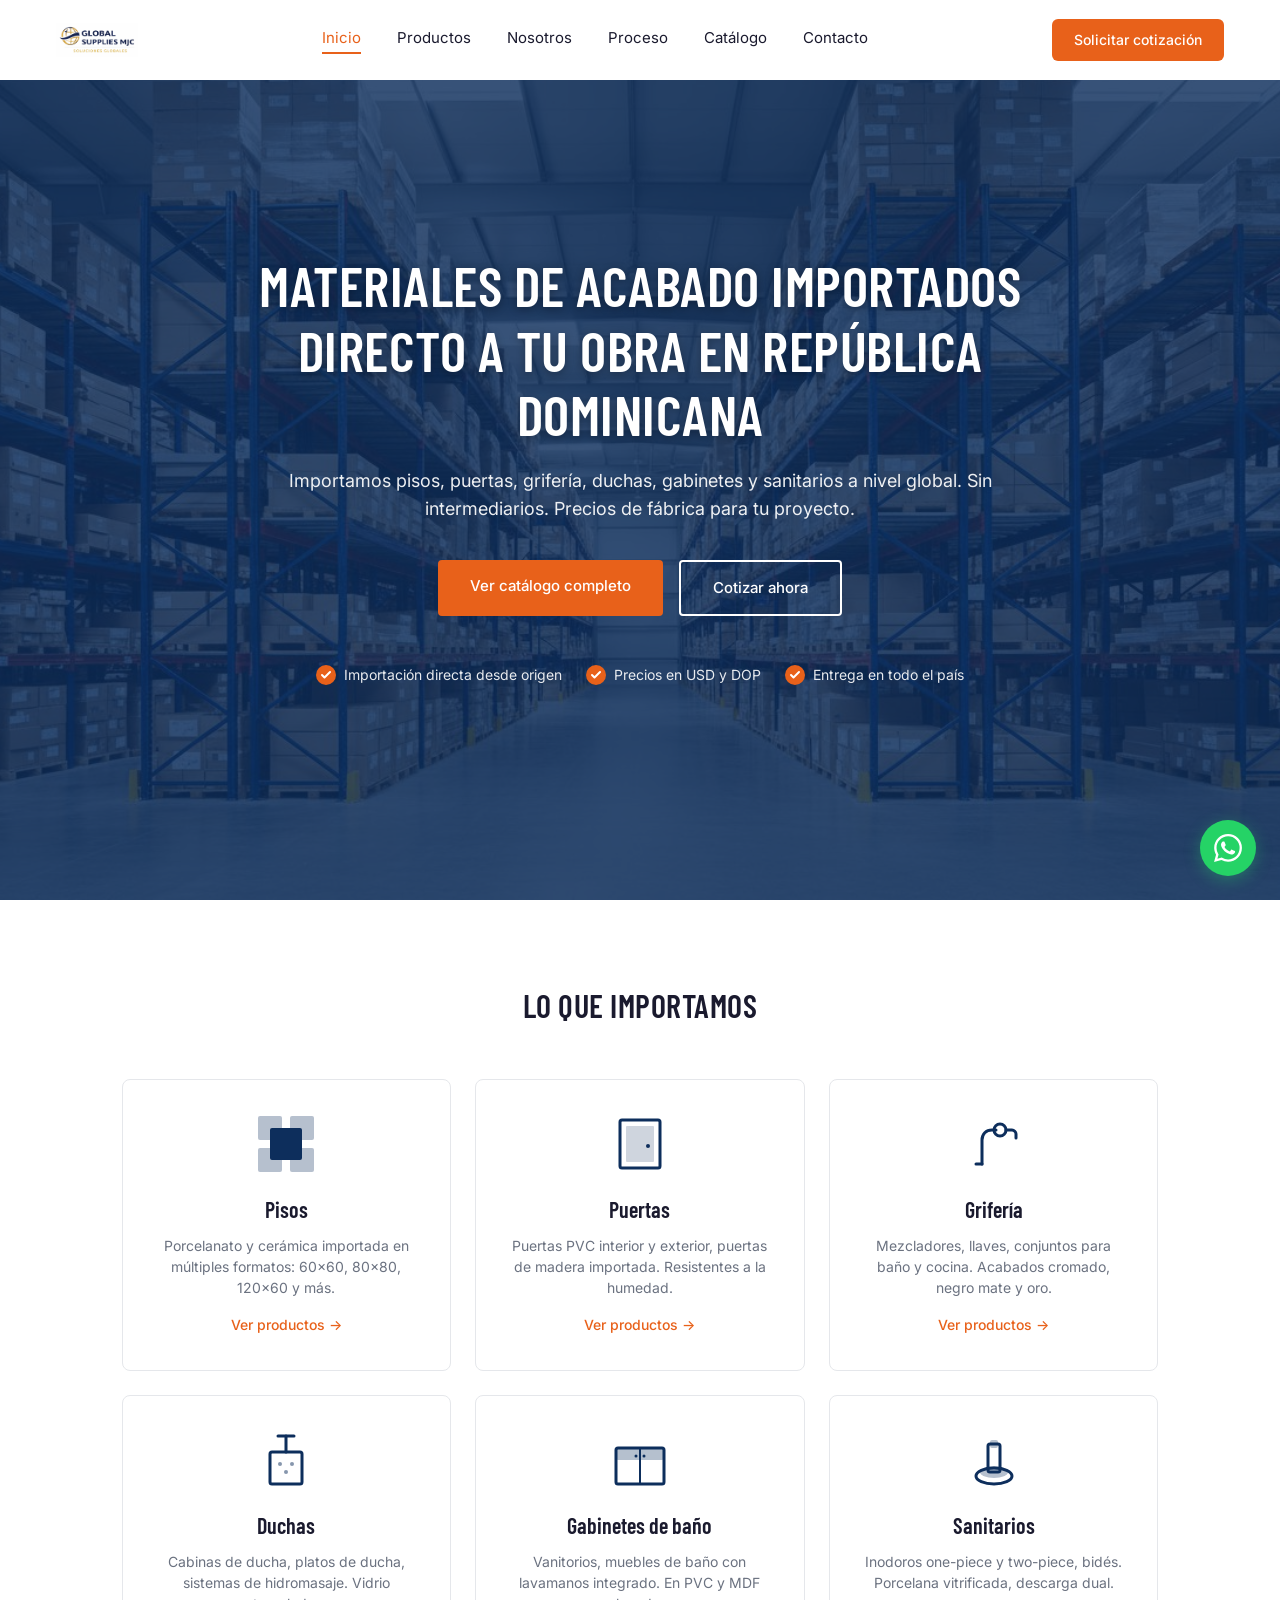
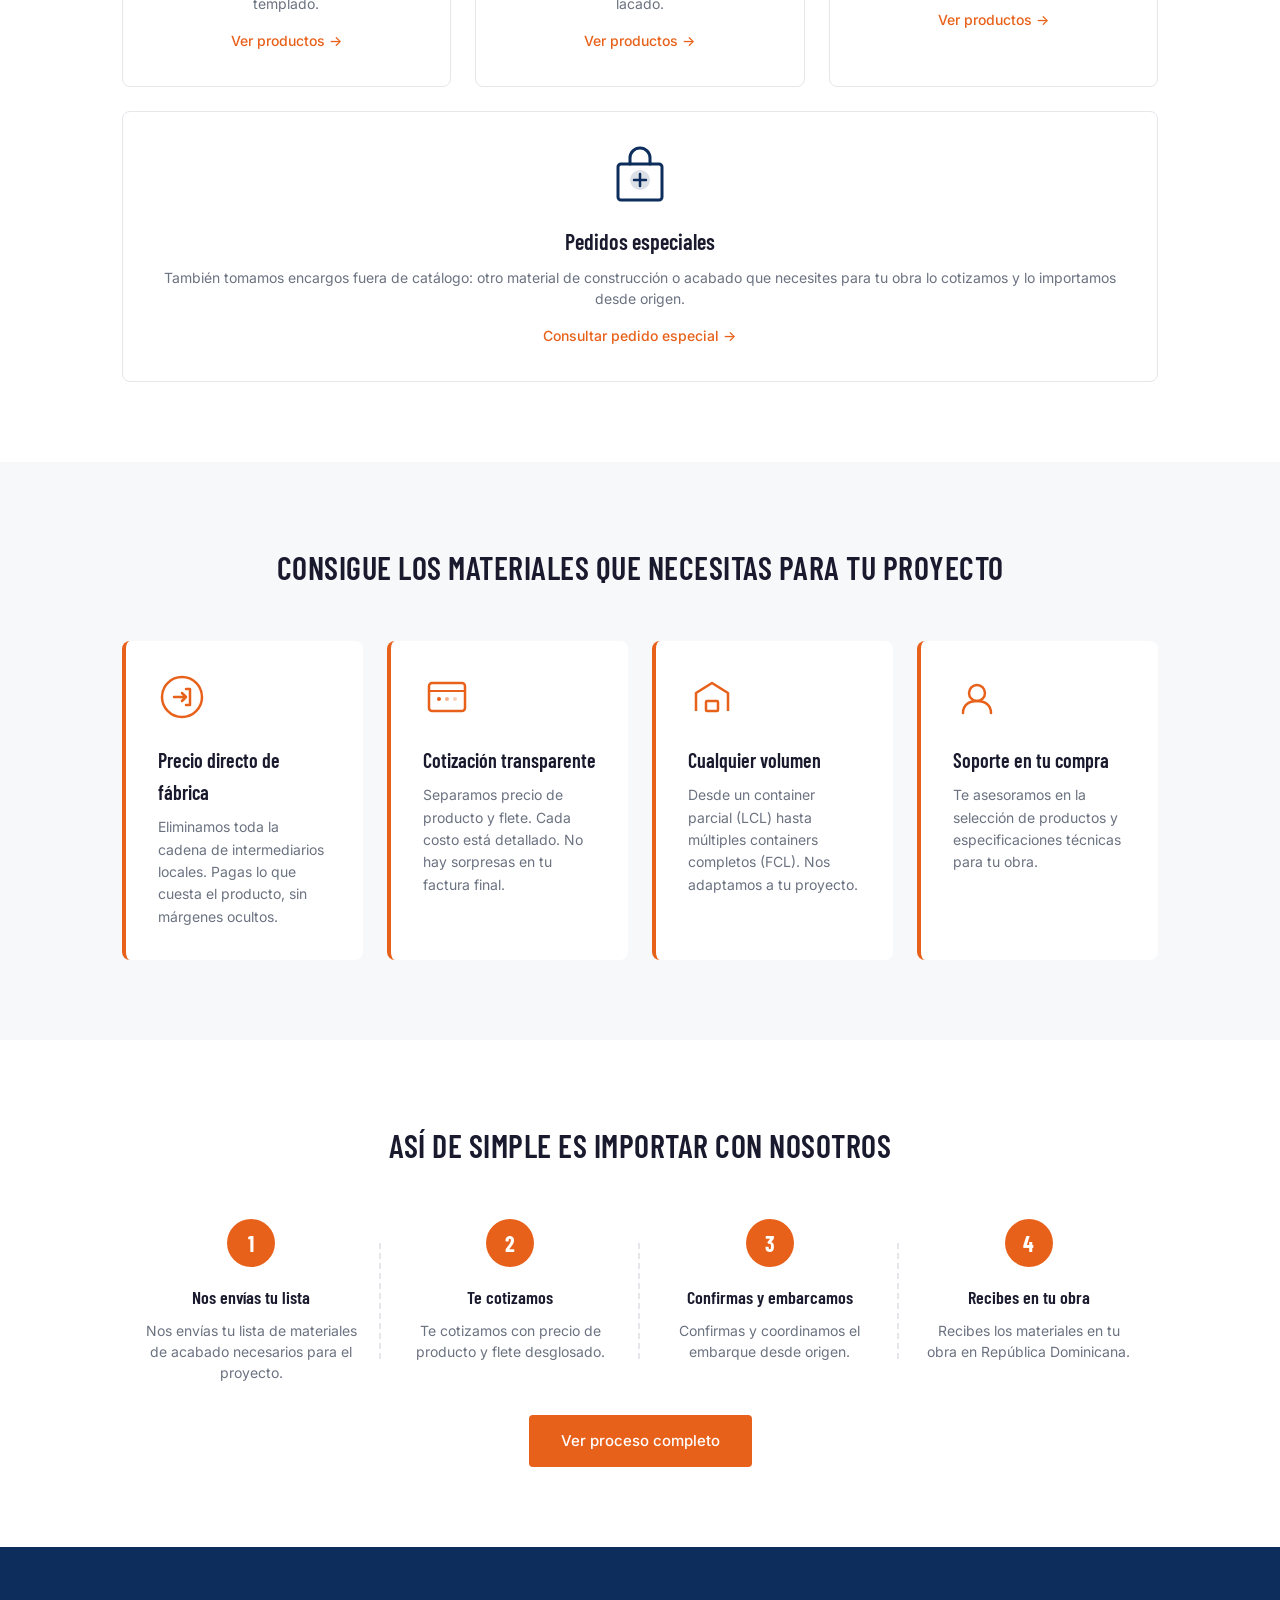
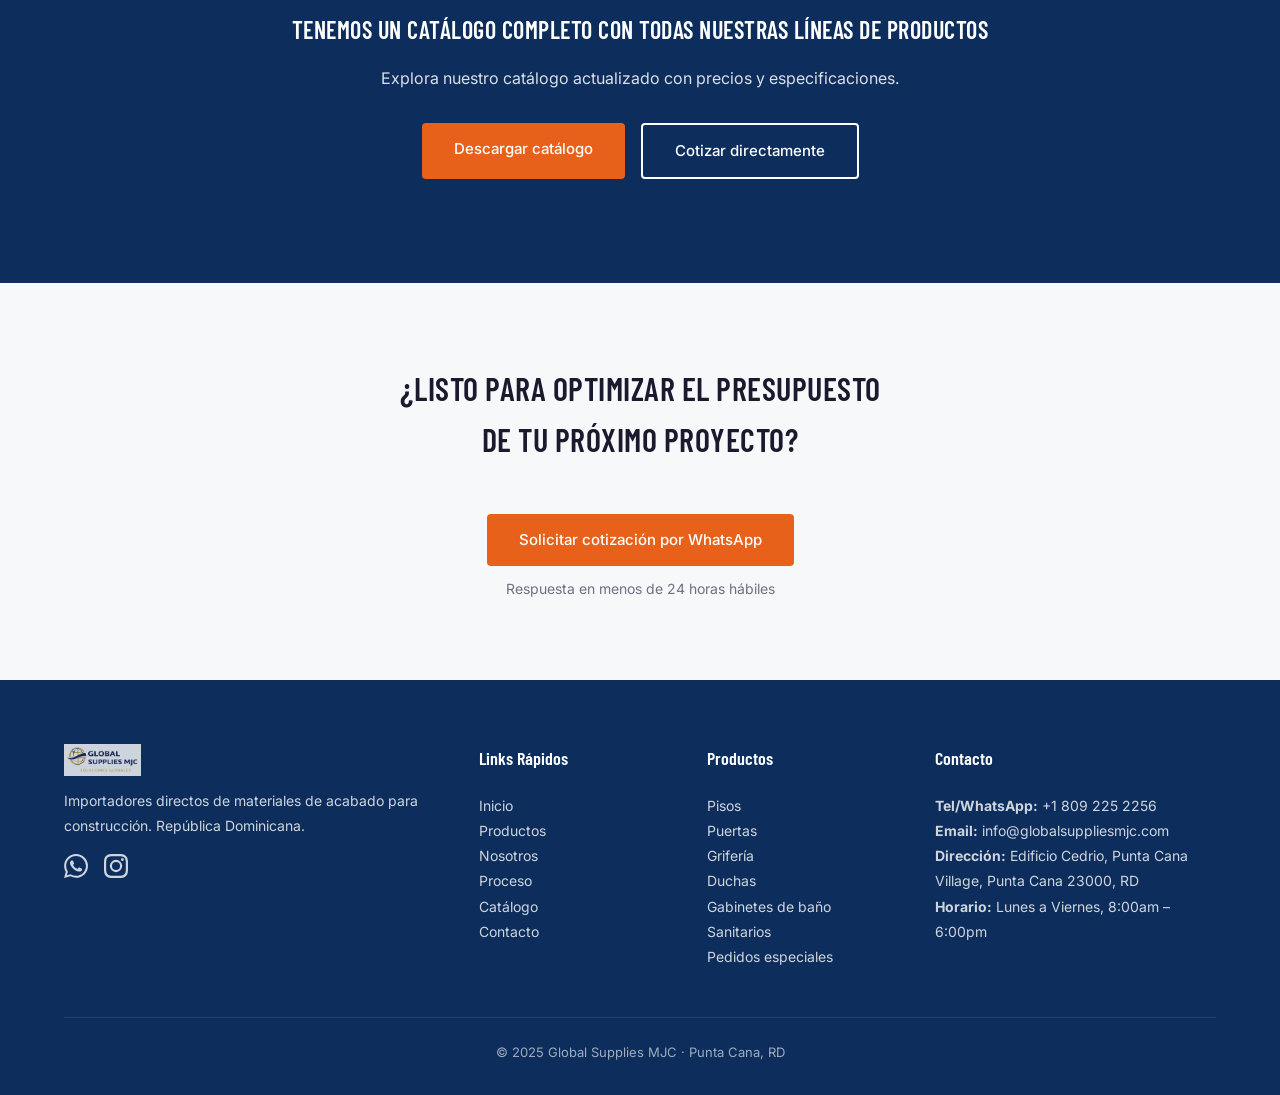
<file: index.html>
<!DOCTYPE html>
<html lang="es">
<head>
  <meta charset="UTF-8">
  <meta name="viewport" content="width=device-width, initial-scale=1.0">
  <title>Global Supplies MJC — Materiales de Acabado Importados en República Dominicana</title>
  <meta name="description" content="Importamos pisos, puertas, grifería, duchas, gabinetes y sanitarios a nivel global. Sin intermediarios. Precios de fábrica para tu proyecto en RD.">
  <meta name="keywords" content="materiales de construcción República Dominicana, importador materiales RD, pisos importados Santo Domingo, proveedor construcción Dominican Republic, porcelanato importado, puertas PVC, grifería importada">
  <meta name="author" content="Global Supplies MJC">
  <meta name="robots" content="index, follow">
  <link rel="canonical" href="https://globalsuppliesmjc.com/">
  <link rel="icon" type="image/svg+xml" href="favicon.svg">

  <!-- Open Graph -->
  <meta property="og:type" content="website">
  <meta property="og:url" content="https://globalsuppliesmjc.com/">
  <meta property="og:title" content="Global Supplies MJC — Materiales de Acabado Importados en República Dominicana">
  <meta property="og:description" content="Importamos pisos, puertas, grifería, duchas, gabinetes y sanitarios a nivel global. Sin intermediarios. Precios de fábrica para tu proyecto en RD.">
  <meta property="og:image" content="https://globalsuppliesmjc.com/images/hero-bg.jpg">
  <meta name="twitter:card" content="summary_large_image">
  <meta name="twitter:title" content="Global Supplies MJC — Materiales de Acabado Importados en RD">
  <meta name="twitter:description" content="Importamos pisos, puertas, grifería, duchas, gabinetes y sanitarios a nivel global.">
  <meta name="twitter:image" content="https://globalsuppliesmjc.com/images/hero-bg.jpg">

  <!-- Schema.org -->
  <script type="application/ld+json">
  {
    "@context": "https://schema.org",
    "@type": "Organization",
    "name": "Global Supplies MJC",
    "description": "Importador directo de materiales de acabado para construcción en República Dominicana.",
    "url": "https://globalsuppliesmjc.com",
    "telephone": "+18092252256",
    "email": "info@globalsuppliesmjc.com",
    "address": {
      "@type": "PostalAddress",
      "streetAddress": "Edificio Cedrio, Punta Cana Village",
      "addressLocality": "Punta Cana",
      "postalCode": "23000",
      "addressCountry": "DO"
    }
  }
  </script>

  <!-- Fonts -->
  <link rel="preconnect" href="https://fonts.googleapis.com">
  <link rel="preconnect" href="https://fonts.gstatic.com" crossorigin>
  <link href="https://fonts.googleapis.com/css2?family=Barlow+Condensed:wght@400;500;600;700&family=Inter:wght@400;500;600&display=swap" rel="stylesheet">

  <link rel="stylesheet" href="styles.css">
</head>
<body>

  <!-- ==================== NAVBAR ==================== -->
  <nav class="navbar" id="navbar">
    <div class="container">
      <a href="index.html" class="logo"><img src="images/GSMJC.png" alt="Global Supplies MJC" width="814" height="338" decoding="async"></a>
      <div class="nav-links">
        <a href="index.html" class="active">Inicio</a>
        <a href="productos.html">Productos</a>
        <a href="nosotros.html">Nosotros</a>
        <a href="proceso.html">Proceso</a>
        <a href="catalogo.html">Catálogo</a>
        <a href="contacto.html">Contacto</a>
      </div>
      <a href="https://wa.me/18092252256?text=Hola,%20quiero%20solicitar%20una%20cotización" class="nav-cta" target="_blank">Solicitar cotización</a>
      <div class="hamburger" id="hamburger" onclick="toggleMenu()">
        <span></span>
        <span></span>
        <span></span>
      </div>
    </div>
    <div class="mobile-menu" id="mobileMenu">
      <a href="index.html" class="active">Inicio</a>
      <a href="productos.html">Productos</a>
      <a href="nosotros.html">Nosotros</a>
      <a href="proceso.html">Proceso</a>
      <a href="catalogo.html">Catálogo</a>
      <a href="contacto.html">Contacto</a>
      <a href="https://wa.me/18092252256?text=Hola,%20quiero%20solicitar%20una%20cotización" class="nav-cta" target="_blank">Solicitar cotización</a>
    </div>
  </nav>

  <!-- ==================== HERO ==================== -->
  <section class="hero">
    <div class="hero-content">
      <h1>Materiales de acabado importados directo a tu obra en República Dominicana</h1>
      <p class="subtitle">Importamos pisos, puertas, grifería, duchas, gabinetes y sanitarios a nivel global. Sin intermediarios. Precios de fábrica para tu proyecto.</p>
      <div class="hero-buttons">
        <a href="images/Catalogo-GS2026.pdf" class="btn btn-primary" target="_blank" rel="noopener">Ver catálogo completo</a>
        <a href="https://wa.me/18092252256?text=Hola,%20quiero%20cotizar%20materiales%20de%20acabado" class="btn btn-secondary" target="_blank">Cotizar ahora</a>
      </div>
      <div class="badges">
        <div class="badge">
          <svg width="20" height="20" viewBox="0 0 20 20" fill="none"><circle cx="10" cy="10" r="10" fill="#E8611A"/><path d="M6 10l2.5 2.5L14 7" stroke="white" stroke-width="2" stroke-linecap="round" stroke-linejoin="round"/></svg>
          Importación directa desde origen
        </div>
        <div class="badge">
          <svg width="20" height="20" viewBox="0 0 20 20" fill="none"><circle cx="10" cy="10" r="10" fill="#E8611A"/><path d="M6 10l2.5 2.5L14 7" stroke="white" stroke-width="2" stroke-linecap="round" stroke-linejoin="round"/></svg>
          Precios en USD y DOP
        </div>
        <div class="badge">
          <svg width="20" height="20" viewBox="0 0 20 20" fill="none"><circle cx="10" cy="10" r="10" fill="#E8611A"/><path d="M6 10l2.5 2.5L14 7" stroke="white" stroke-width="2" stroke-linecap="round" stroke-linejoin="round"/></svg>
          Entrega en todo el país
        </div>
      </div>
    </div>
  </section>

  <!-- ==================== CATEGORÍAS ==================== -->
  <section class="section bg-white">
    <div class="container">
      <h2 class="section-title">Lo que importamos</h2>
      <div class="category-grid">
        <!-- Pisos -->
        <div class="category-card fade-up">
          <div class="icon">
            <svg viewBox="0 0 64 64" fill="none" xmlns="http://www.w3.org/2000/svg"><rect x="4" y="4" width="24" height="24" rx="2" fill="currentColor" opacity="0.3"/><rect x="36" y="4" width="24" height="24" rx="2" fill="currentColor" opacity="0.3"/><rect x="4" y="36" width="24" height="24" rx="2" fill="currentColor" opacity="0.3"/><rect x="36" y="36" width="24" height="24" rx="2" fill="currentColor" opacity="0.3"/><rect x="16" y="16" width="32" height="32" rx="2" fill="currentColor"/></svg>
          </div>
          <h3>Pisos</h3>
          <p>Porcelanato y cerámica importada en múltiples formatos: 60x60, 80x80, 120x60 y más.</p>
          <a href="productos.html#pisos">Ver productos →</a>
        </div>
        <!-- Puertas -->
        <div class="category-card fade-up">
          <div class="icon">
            <svg viewBox="0 0 64 64" fill="none" xmlns="http://www.w3.org/2000/svg"><rect x="12" y="8" width="40" height="48" rx="2" stroke="currentColor" stroke-width="3" fill="none"/><rect x="18" y="14" width="28" height="36" rx="1" fill="currentColor" opacity="0.2"/><circle cx="40" cy="34" r="2" fill="currentColor"/></svg>
          </div>
          <h3>Puertas</h3>
          <p>Puertas PVC interior y exterior, puertas de madera importada. Resistentes a la humedad.</p>
          <a href="productos.html#puertas">Ver productos →</a>
        </div>
        <!-- Grifería -->
        <div class="category-card fade-up">
          <div class="icon">
            <svg viewBox="0 0 64 64" fill="none" xmlns="http://www.w3.org/2000/svg"><path d="M20 52V28c0-6 4-10 10-10h4" stroke="currentColor" stroke-width="3" fill="none" stroke-linecap="round"/><circle cx="38" cy="18" r="6" stroke="currentColor" stroke-width="3" fill="none"/><path d="M44 18h6c2 0 4 2 4 4v4" stroke="currentColor" stroke-width="3" fill="none" stroke-linecap="round"/><path d="M20 52h-6" stroke="currentColor" stroke-width="3" fill="none" stroke-linecap="round"/></svg>
          </div>
          <h3>Grifería</h3>
          <p>Mezcladores, llaves, conjuntos para baño y cocina. Acabados cromado, negro mate y oro.</p>
          <a href="productos.html#griferia">Ver productos →</a>
        </div>
        <!-- Duchas -->
        <div class="category-card fade-up">
          <div class="icon">
            <svg viewBox="0 0 64 64" fill="none" xmlns="http://www.w3.org/2000/svg"><rect x="16" y="24" width="32" height="32" rx="2" stroke="currentColor" stroke-width="3" fill="none"/><line x1="32" y1="8" x2="32" y2="24" stroke="currentColor" stroke-width="3" stroke-linecap="round"/><path d="M24 8h16" stroke="currentColor" stroke-width="3" stroke-linecap="round"/><circle cx="26" cy="36" r="2" fill="currentColor" opacity="0.5"/><circle cx="38" cy="36" r="2" fill="currentColor" opacity="0.5"/><circle cx="32" cy="44" r="2" fill="currentColor" opacity="0.5"/></svg>
          </div>
          <h3>Duchas</h3>
          <p>Cabinas de ducha, platos de ducha, sistemas de hidromasaje. Vidrio templado.</p>
          <a href="productos.html#duchas">Ver productos →</a>
        </div>
        <!-- Gabinetes -->
        <div class="category-card fade-up">
          <div class="icon">
            <svg viewBox="0 0 64 64" fill="none" xmlns="http://www.w3.org/2000/svg"><rect x="8" y="20" width="48" height="36" rx="2" stroke="currentColor" stroke-width="3" fill="none"/><rect x="8" y="20" width="48" height="12" rx="2" fill="currentColor" opacity="0.3"/><line x1="32" y1="20" x2="32" y2="56" stroke="currentColor" stroke-width="2"/><circle cx="28" cy="28" r="1.5" fill="currentColor"/><circle cx="36" cy="28" r="1.5" fill="currentColor"/></svg>
          </div>
          <h3>Gabinetes de baño</h3>
          <p>Vanitorios, muebles de baño con lavamanos integrado. En PVC y MDF lacado.</p>
          <a href="productos.html#gabinetes">Ver productos →</a>
        </div>
        <!-- Sanitarios -->
        <div class="category-card fade-up">
          <div class="icon">
            <svg viewBox="0 0 64 64" fill="none" xmlns="http://www.w3.org/2000/svg"><ellipse cx="32" cy="48" rx="18" ry="8" stroke="currentColor" stroke-width="3" fill="none"/><ellipse cx="32" cy="44" rx="14" ry="6" fill="currentColor" opacity="0.3"/><rect x="26" y="16" width="12" height="28" rx="2" stroke="currentColor" stroke-width="3" fill="none"/><rect x="28" y="12" width="8" height="8" rx="2" fill="currentColor" opacity="0.3"/></svg>
          </div>
          <h3>Sanitarios</h3>
          <p>Inodoros one-piece y two-piece, bidés. Porcelana vitrificada, descarga dual.</p>
          <a href="productos.html#sanitarios">Ver productos →</a>
        </div>
        <!-- Pedidos especiales -->
        <div class="category-card category-card--special fade-up" id="pedidos-especiales">
          <div class="icon">
            <svg viewBox="0 0 64 64" fill="none" xmlns="http://www.w3.org/2000/svg"><rect x="10" y="20" width="44" height="36" rx="3" stroke="currentColor" stroke-width="3" fill="none"/><path d="M22 20V14a10 10 0 0 1 20 0v6" stroke="currentColor" stroke-width="3" fill="none" stroke-linecap="round"/><circle cx="32" cy="36" r="10" fill="currentColor" opacity="0.15"/><path d="M32 30v12M26 36h12" stroke="currentColor" stroke-width="2.5" stroke-linecap="round"/></svg>
          </div>
          <h3>Pedidos especiales</h3>
          <p>También tomamos encargos fuera de catálogo: otro material de construcción o acabado que necesites para tu obra lo cotizamos y lo importamos desde origen.</p>
          <a href="https://wa.me/18092252256?text=Hola,%20quiero%20cotizar%20un%20pedido%20especial%20de%20importación" target="_blank" rel="noopener">Consultar pedido especial →</a>
        </div>
      </div>
    </div>
  </section>

  <!-- ==================== PROPUESTA DE VALOR ==================== -->
  <section class="section bg-grey">
    <div class="container">
      <h2 class="section-title">Consigue los materiales que necesitas para tu proyecto</h2>
      <div class="value-grid">
        <div class="value-card fade-up">
          <div class="icon">
            <svg width="48" height="48" viewBox="0 0 48 48" fill="none"><circle cx="24" cy="24" r="20" stroke="currentColor" stroke-width="2.5"/><path d="M16 24h12m0 0l-4-4m4 4l-4 4" stroke="currentColor" stroke-width="2.5" stroke-linecap="round" stroke-linejoin="round"/><path d="M28 16h4v16h-4" stroke="currentColor" stroke-width="2.5" stroke-linecap="round" stroke-linejoin="round"/></svg>
          </div>
          <h3>Precio directo de fábrica</h3>
          <p>Eliminamos toda la cadena de intermediarios locales. Pagas lo que cuesta el producto, sin márgenes ocultos.</p>
        </div>
        <div class="value-card fade-up">
          <div class="icon">
            <svg width="48" height="48" viewBox="0 0 48 48" fill="none"><rect x="6" y="10" width="36" height="28" rx="3" stroke="currentColor" stroke-width="2.5"/><path d="M6 18h36" stroke="currentColor" stroke-width="2"/><circle cx="16" cy="26" r="2" fill="currentColor"/><circle cx="24" cy="26" r="2" fill="currentColor" opacity="0.5"/><circle cx="32" cy="26" r="2" fill="currentColor" opacity="0.3"/></svg>
          </div>
          <h3>Cotización transparente</h3>
          <p>Separamos precio de producto y flete. Cada costo está detallado. No hay sorpresas en tu factura final.</p>
        </div>
        <div class="value-card fade-up">
          <div class="icon">
            <svg width="48" height="48" viewBox="0 0 48 48" fill="none"><path d="M8 38V20l16-10 16 10v18" stroke="currentColor" stroke-width="2.5" fill="none" stroke-linejoin="round"/><rect x="18" y="28" width="12" height="10" rx="1" stroke="currentColor" stroke-width="2.5"/></svg>
          </div>
          <h3>Cualquier volumen</h3>
          <p>Desde un container parcial (LCL) hasta múltiples containers completos (FCL). Nos adaptamos a tu proyecto.</p>
        </div>
        <div class="value-card fade-up">
          <div class="icon">
            <svg width="48" height="48" viewBox="0 0 48 48" fill="none"><circle cx="24" cy="20" r="8" stroke="currentColor" stroke-width="2.5"/><path d="M10 40c0-8 6-12 14-12s14 4 14 12" stroke="currentColor" stroke-width="2.5" stroke-linecap="round"/></svg>
          </div>
          <h3>Soporte en tu compra</h3>
          <p>Te asesoramos en la selección de productos y especificaciones técnicas para tu obra.</p>
        </div>
      </div>
    </div>
  </section>

  <!-- ==================== CÓMO FUNCIONA ==================== -->
  <section class="section bg-white">
    <div class="container">
      <h2 class="section-title">Así de simple es importar con nosotros</h2>
      <div class="steps">
        <div class="step fade-up">
          <div class="step-number">1</div>
          <h3>Nos envías tu lista</h3>
          <p>Nos envías tu lista de materiales de acabado necesarios para el proyecto.</p>
        </div>
        <div class="step fade-up">
          <div class="step-number">2</div>
          <h3>Te cotizamos</h3>
          <p>Te cotizamos con precio de producto y flete desglosado.</p>
        </div>
        <div class="step fade-up">
          <div class="step-number">3</div>
          <h3>Confirmas y embarcamos</h3>
          <p>Confirmas y coordinamos el embarque desde origen.</p>
        </div>
        <div class="step fade-up">
          <div class="step-number">4</div>
          <h3>Recibes en tu obra</h3>
          <p>Recibes los materiales en tu obra en República Dominicana.</p>
        </div>
      </div>
      <div class="text-center mt-4">
        <a href="proceso.html" class="btn btn-primary">Ver proceso completo</a>
      </div>
    </div>
  </section>

  <!-- ==================== BANNER CATÁLOGO ==================== -->
  <section class="banner-section bg-blue">
    <div class="container">
      <h2>Tenemos un catálogo completo con todas nuestras líneas de productos</h2>
      <p>Explora nuestro catálogo actualizado con precios y especificaciones.</p>
      <div class="btn-group">
        <a href="images/Catalogo-GS2026.pdf" class="btn btn-primary" download="Catalogo-GS2026.pdf">Descargar catálogo</a>
        <a href="https://wa.me/18092252256?text=Hola,%20quiero%20cotizar%20materiales" class="btn btn-secondary" target="_blank">Cotizar directamente</a>
      </div>
    </div>
  </section>

  <!-- ==================== CTA FINAL ==================== -->
  <section class="section bg-grey">
    <div class="container max-w-600 text-center">
      <h2 class="section-title">¿Listo para optimizar el presupuesto de tu próximo proyecto?</h2>
      <a href="https://wa.me/18092252256?text=Hola,%20quiero%20solicitar%20una%20cotización" class="btn btn-primary" target="_blank">Solicitar cotización por WhatsApp</a>
      <p class="mt-1" style="color: var(--gris-medio); font-size: 14px; margin-top: 12px;">Respuesta en menos de 24 horas hábiles</p>
    </div>
  </section>

  <!-- ==================== FOOTER ==================== -->
  <footer class="footer">
    <div class="footer-grid">
      <div class="footer-col">
        <a href="index.html" class="footer-logo"><img src="images/GSMJC.png" alt="Global Supplies MJC" width="814" height="338" decoding="async"></a>
        <p>Importadores directos de materiales de acabado para construcción. República Dominicana.</p>
        <div class="footer-social">
          <a href="https://wa.me/18092252256" target="_blank" aria-label="WhatsApp">
            <svg width="24" height="24" viewBox="0 0 24 24" fill="currentColor"><path d="M17.472 14.382c-.297-.149-1.758-.867-2.03-.967-.273-.099-.471-.148-.67.15-.197.297-.767.966-.94 1.164-.173.199-.347.223-.644.075-.297-.15-1.255-.463-2.39-1.475-.883-.788-1.48-1.761-1.653-2.059-.173-.297-.018-.458.13-.606.134-.133.298-.347.446-.52.149-.174.198-.298.298-.497.099-.198.05-.371-.025-.52-.075-.149-.669-1.612-.916-2.207-.242-.579-.487-.5-.669-.51-.173-.008-.371-.01-.57-.01-.198 0-.52.074-.792.372-.272.297-1.04 1.016-1.04 2.479 0 1.462 1.065 2.875 1.213 3.074.149.198 2.096 3.2 5.077 4.487.709.306 1.262.489 1.694.625.712.227 1.36.195 1.871.118.571-.085 1.758-.719 2.006-1.413.248-.694.248-1.289.173-1.413-.074-.124-.272-.198-.57-.347m-5.421 7.403h-.004a9.87 9.87 0 01-5.031-1.378l-.361-.214-3.741.982.998-3.648-.235-.374a9.86 9.86 0 01-1.51-5.26c.001-5.45 4.436-9.884 9.888-9.884 2.64 0 5.122 1.03 6.988 2.898a9.825 9.825 0 012.893 6.994c-.003 5.45-4.437 9.884-9.885 9.884m8.413-18.297A11.815 11.815 0 0012.05 0C5.495 0 .16 5.335.157 11.892c0 2.096.547 4.142 1.588 5.945L.057 24l6.305-1.654a11.882 11.882 0 005.683 1.448h.005c6.554 0 11.89-5.335 11.893-11.893a11.821 11.821 0 00-3.48-8.413z"/></svg>
          </a>
          <a href="[INSERTAR Instagram]" target="_blank" aria-label="Instagram">
            <svg width="24" height="24" viewBox="0 0 24 24" fill="currentColor"><path d="M12 2.163c3.204 0 3.584.012 4.85.07 3.252.148 4.771 1.691 4.919 4.919.058 1.265.069 1.645.069 4.849 0 3.205-.012 3.584-.069 4.849-.149 3.225-1.664 4.771-4.919 4.919-1.266.058-1.644.07-4.85.07-3.204 0-3.584-.012-4.849-.07-3.26-.149-4.771-1.699-4.919-4.92-.058-1.265-.07-1.644-.07-4.849 0-3.204.013-3.583.07-4.849.149-3.227 1.664-4.771 4.919-4.919 1.266-.057 1.645-.069 4.849-.069zM12 0C8.741 0 8.333.014 7.053.072 2.695.272.273 2.69.073 7.052.014 8.333 0 8.741 0 12c0 3.259.014 3.668.072 4.948.2 4.358 2.618 6.78 6.98 6.98C8.333 23.986 8.741 24 12 24c3.259 0 3.668-.014 4.948-.072 4.354-.2 6.782-2.618 6.979-6.98.059-1.28.073-1.689.073-4.948 0-3.259-.014-3.667-.072-4.947-.196-4.354-2.617-6.78-6.979-6.98C15.668.014 15.259 0 12 0zm0 5.838a6.162 6.162 0 100 12.324 6.162 6.162 0 000-12.324zM12 16a4 4 0 110-8 4 4 0 010 8zm6.406-11.845a1.44 1.44 0 100 2.881 1.44 1.44 0 000-2.881z"/></svg>
          </a>
        </div>
      </div>
      <div class="footer-col">
        <h4>Links Rápidos</h4>
        <a href="index.html">Inicio</a>
        <a href="productos.html">Productos</a>
        <a href="nosotros.html">Nosotros</a>
        <a href="proceso.html">Proceso</a>
        <a href="catalogo.html">Catálogo</a>
        <a href="contacto.html">Contacto</a>
      </div>
      <div class="footer-col">
        <h4>Productos</h4>
        <a href="productos.html#pisos">Pisos</a>
        <a href="productos.html#puertas">Puertas</a>
        <a href="productos.html#griferia">Grifería</a>
        <a href="productos.html#duchas">Duchas</a>
        <a href="productos.html#gabinetes">Gabinetes de baño</a>
        <a href="productos.html#sanitarios">Sanitarios</a>
        <a href="index.html#pedidos-especiales">Pedidos especiales</a>
      </div>
      <div class="footer-col">
        <h4>Contacto</h4>
        <p><strong>Tel/WhatsApp:</strong> +1 809 225 2256</p>
        <p><strong>Email:</strong> info@globalsuppliesmjc.com</p>
        <p><strong>Dirección:</strong> Edificio Cedrio, Punta Cana Village, Punta Cana 23000, RD</p>
        <p><strong>Horario:</strong> Lunes a Viernes, 8:00am – 6:00pm</p>
      </div>
    </div>
    <div class="footer-bottom">
      © 2025 Global Supplies MJC · Punta Cana, RD
    </div>
  </footer>

  <!-- ==================== FLOATING WHATSAPP ==================== -->
  <a href="https://wa.me/18092252256?text=Hola,%20quiero%20más%20información" class="whatsapp-float" target="_blank" aria-label="Escríbenos por WhatsApp">
    <span class="whatsapp-tooltip">Escríbenos por WhatsApp</span>
    <svg viewBox="0 0 24 24" fill="white"><path d="M17.472 14.382c-.297-.149-1.758-.867-2.03-.967-.273-.099-.471-.148-.67.15-.197.297-.767.966-.94 1.164-.173.199-.347.223-.644.075-.297-.15-1.255-.463-2.39-1.475-.883-.788-1.48-1.761-1.653-2.059-.173-.297-.018-.458.13-.606.134-.133.298-.347.446-.52.149-.174.198-.298.298-.497.099-.198.05-.371-.025-.52-.075-.149-.669-1.612-.916-2.207-.242-.579-.487-.5-.669-.51-.173-.008-.371-.01-.57-.01-.198 0-.52.074-.792.372-.272.297-1.04 1.016-1.04 2.479 0 1.462 1.065 2.875 1.213 3.074.149.198 2.096 3.2 5.077 4.487.709.306 1.262.489 1.694.625.712.227 1.36.195 1.871.118.571-.085 1.758-.719 2.006-1.413.248-.694.248-1.289.173-1.413-.074-.124-.272-.198-.57-.347m-5.421 7.403h-.004a9.87 9.87 0 01-5.031-1.378l-.361-.214-3.741.982.998-3.648-.235-.374a9.86 9.86 0 01-1.51-5.26c.001-5.45 4.436-9.884 9.888-9.884 2.64 0 5.122 1.03 6.988 2.898a9.825 9.825 0 012.893 6.994c-.003 5.45-4.437 9.884-9.885 9.884m8.413-18.297A11.815 11.815 0 0012.05 0C5.495 0 .16 5.335.157 11.892c0 2.096.547 4.142 1.588 5.945L.057 24l6.305-1.654a11.882 11.882 0 005.683 1.448h.005c6.554 0 11.89-5.335 11.893-11.893a11.821 11.821 0 00-3.48-8.413z"/></svg>
  </a>

  <!-- ==================== SCRIPTS ==================== -->
  <script>
    // Navbar scroll shadow
    window.addEventListener('scroll', function() {
      document.getElementById('navbar').classList.toggle('scrolled', window.scrollY > 10);
    });

    // Mobile menu toggle
    function toggleMenu() {
      document.getElementById('hamburger').classList.toggle('active');
      document.getElementById('mobileMenu').classList.toggle('active');
    }

    // Fade up animation with IntersectionObserver
    const observer = new IntersectionObserver((entries) => {
      entries.forEach(entry => {
        if (entry.isIntersecting) {
          entry.target.classList.add('visible');
        }
      });
    }, { threshold: 0.1 });

    document.querySelectorAll('.fade-up').forEach(el => observer.observe(el));
  </script>

</body>
</html>
</file>
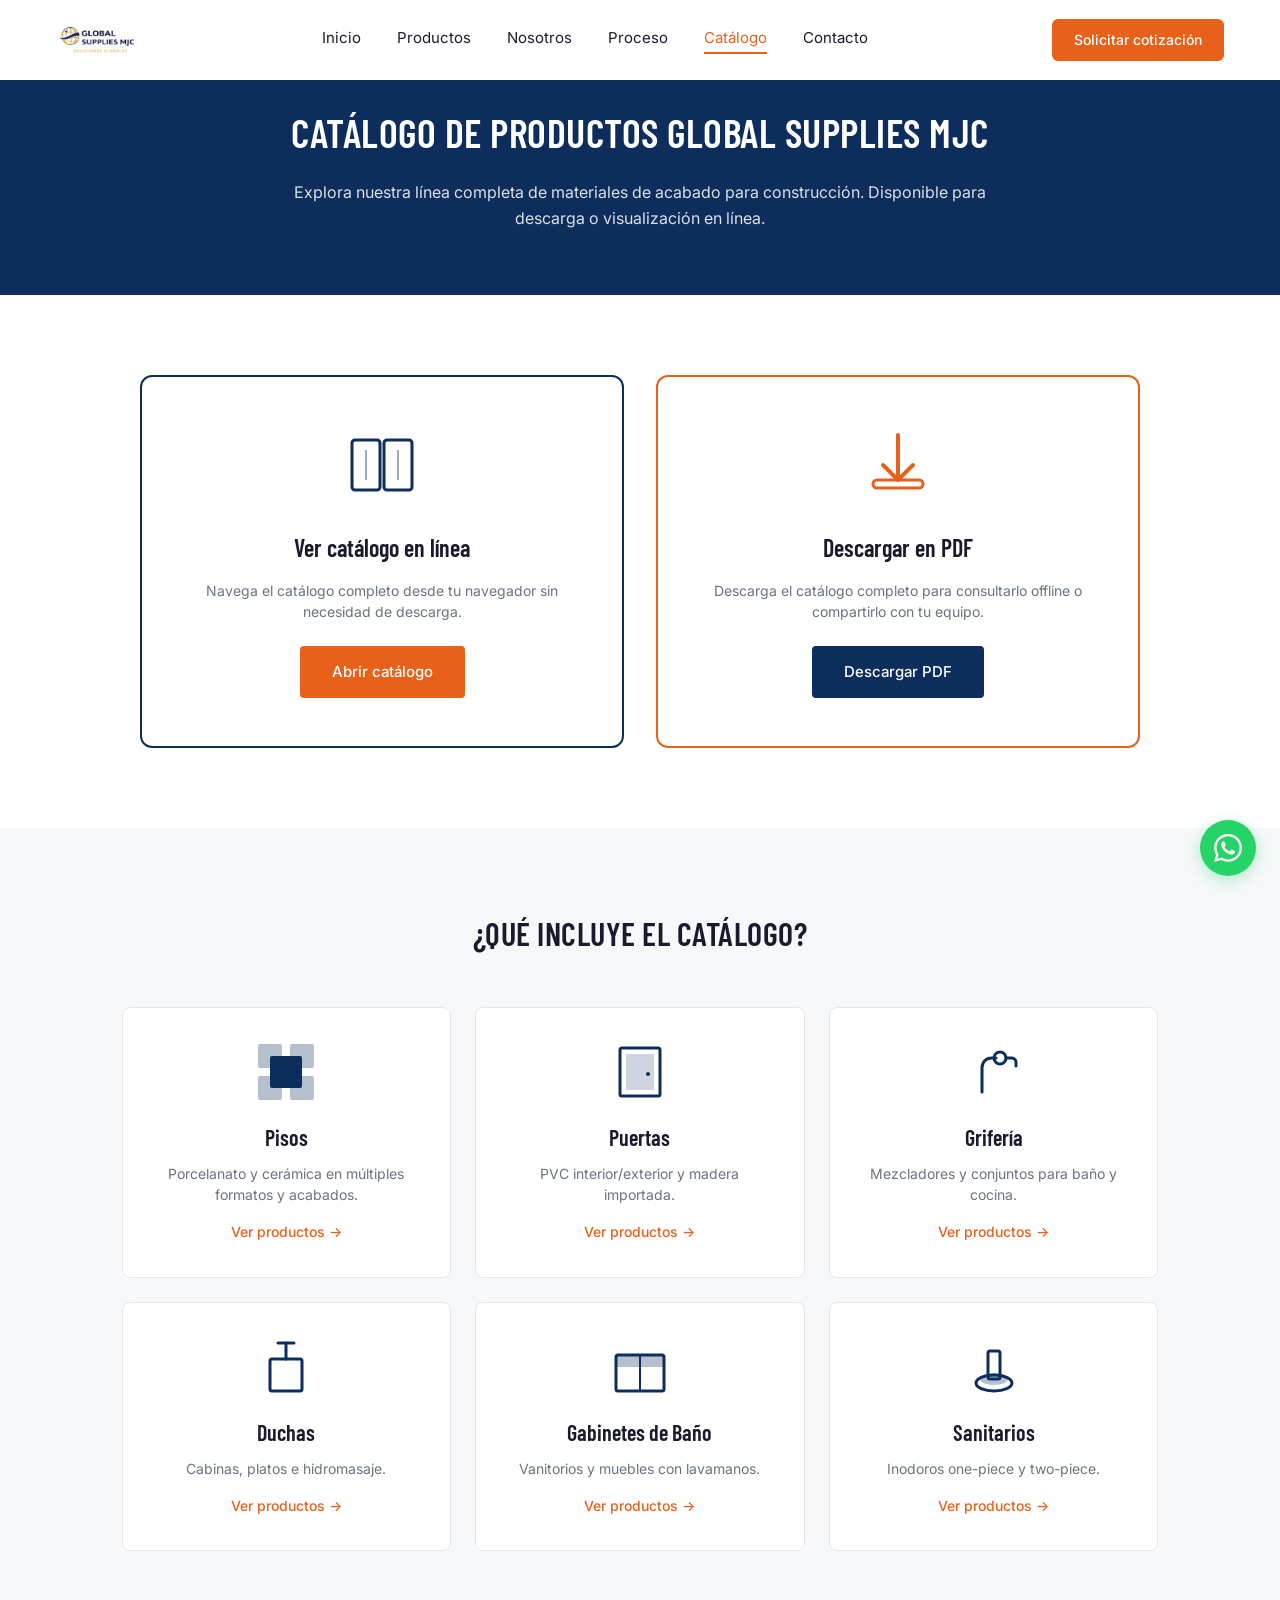
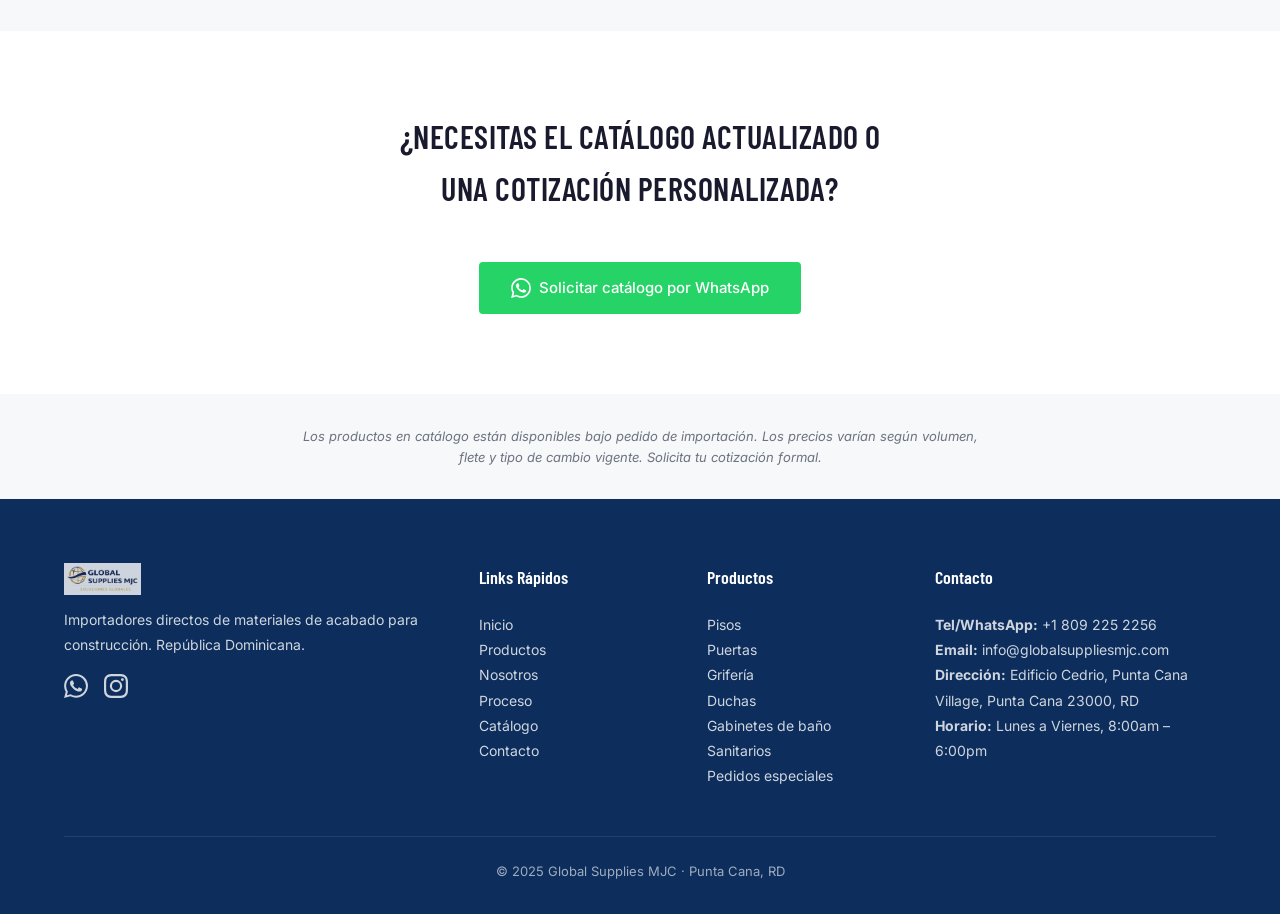
<file: catalogo.html>
<!DOCTYPE html>
<html lang="es">
<head>
  <meta charset="UTF-8">
  <meta name="viewport" content="width=device-width, initial-scale=1.0">
  <title>Catálogo de Productos — Global Supplies MJC | Materiales de Construcción RD</title>
  <meta name="description" content="Descarga o visualiza nuestro catálogo completo de materiales de acabado para construcción. Pisos, puertas, grifería, duchas, gabinetes y sanitarios importados.">
  <meta name="keywords" content="catálogo materiales construcción RD, catálogo pisos puertas grifería RD, catálogo importador materiales República Dominicana">
  <meta name="author" content="Global Supplies MJC">
  <meta name="robots" content="index, follow">
  <link rel="canonical" href="https://globalsuppliesmjc.com/catalogo.html">
  <link rel="icon" type="image/svg+xml" href="favicon.svg">

  <!-- Open Graph -->
  <meta property="og:type" content="website">
  <meta property="og:url" content="https://globalsuppliesmjc.com/catalogo.html">
  <meta property="og:title" content="Catálogo de Productos — Global Supplies MJC">
  <meta property="og:description" content="Catálogo completo de materiales de acabado importados para construcción en República Dominicana.">
  <meta property="og:image" content="https://globalsuppliesmjc.com/images/hero-bg.jpg">

  <!-- Fonts -->
  <link rel="preconnect" href="https://fonts.googleapis.com">
  <link rel="preconnect" href="https://fonts.gstatic.com" crossorigin>
  <link href="https://fonts.googleapis.com/css2?family=Barlow+Condensed:wght@400;500;600;700&family=Inter:wght@400;500;600&display=swap" rel="stylesheet">

  <link rel="stylesheet" href="styles.css">
</head>
<body>

  <!-- ==================== NAVBAR ==================== -->
  <nav class="navbar" id="navbar">
    <div class="container">
      <a href="index.html" class="logo"><img src="images/GSMJC.png" alt="Global Supplies MJC" width="814" height="338" decoding="async"></a>
      <div class="nav-links">
        <a href="index.html">Inicio</a>
        <a href="productos.html">Productos</a>
        <a href="nosotros.html">Nosotros</a>
        <a href="proceso.html">Proceso</a>
        <a href="catalogo.html" class="active">Catálogo</a>
        <a href="contacto.html">Contacto</a>
      </div>
      <a href="https://wa.me/18092252256?text=Hola,%20quiero%20solicitar%20una%20cotización" class="nav-cta" target="_blank">Solicitar cotización</a>
      <div class="hamburger" id="hamburger" onclick="toggleMenu()">
        <span></span>
        <span></span>
        <span></span>
      </div>
    </div>
    <div class="mobile-menu" id="mobileMenu">
      <a href="index.html">Inicio</a>
      <a href="productos.html">Productos</a>
      <a href="nosotros.html">Nosotros</a>
      <a href="proceso.html">Proceso</a>
      <a href="catalogo.html" class="active">Catálogo</a>
      <a href="contacto.html">Contacto</a>
      <a href="https://wa.me/18092252256?text=Hola,%20quiero%20solicitar%20una%20cotización" class="nav-cta" target="_blank">Solicitar cotización</a>
    </div>
  </nav>

  <!-- ==================== BANNER SUPERIOR ==================== -->
  <section class="page-banner">
    <h1>Catálogo de Productos Global Supplies MJC</h1>
    <p class="subtitle">Explora nuestra línea completa de materiales de acabado para construcción. Disponible para descarga o visualización en línea.</p>
  </section>

  <!-- ==================== ACCESO PRINCIPAL ==================== -->
  <section class="section bg-white">
    <div class="container">
      <div class="catalog-options">
        <div class="catalog-card fade-up" style="border: 2px solid var(--azul-profundo);">
          <div class="icon" style="width: 80px; height: 80px; color: var(--azul-profundo);">
            <svg viewBox="0 0 80 80" fill="none"><rect x="10" y="15" width="28" height="50" rx="3" stroke="currentColor" stroke-width="3" fill="none"/><rect x="42" y="15" width="28" height="50" rx="3" stroke="currentColor" stroke-width="3" fill="none"/><line x1="24" y1="25" x2="24" y2="55" stroke="currentColor" stroke-width="2" opacity="0.4"/><line x1="56" y1="25" x2="56" y2="55" stroke="currentColor" stroke-width="2" opacity="0.4"/></svg>
          </div>
          <h3>Ver catálogo en línea</h3>
          <p>Navega el catálogo completo desde tu navegador sin necesidad de descarga.</p>
          <a href="images/Catalogo-GS2026.pdf" class="btn btn-primary" target="_blank" rel="noopener">Abrir catálogo</a>
        </div>
        <div class="catalog-card fade-up" style="border: 2px solid var(--naranja);">
          <div class="icon" style="width: 80px; height: 80px; color: var(--naranja);">
            <svg viewBox="0 0 80 80" fill="none"><path d="M40 10v45M25 40l15 15 15-15" stroke="currentColor" stroke-width="4" stroke-linecap="round" stroke-linejoin="round"/><rect x="15" y="55" width="50" height="8" rx="4" stroke="currentColor" stroke-width="3" fill="none"/></svg>
          </div>
          <h3>Descargar en PDF</h3>
          <p>Descarga el catálogo completo para consultarlo offline o compartirlo con tu equipo.</p>
          <a href="images/Catalogo-GS2026.pdf" class="btn btn-blue" download="Catalogo-GS2026.pdf">Descargar PDF</a>
        </div>
      </div>
    </div>
  </section>

  <!-- ==================== RESUMEN DE CATEGORÍAS ==================== -->
  <section class="section bg-grey">
    <div class="container">
      <h2 class="section-title">¿Qué incluye el catálogo?</h2>
      <div class="category-grid">
        <div class="category-card fade-up">
          <div class="icon">
            <svg viewBox="0 0 64 64" fill="none"><rect x="4" y="4" width="24" height="24" rx="2" fill="currentColor" opacity="0.3"/><rect x="36" y="4" width="24" height="24" rx="2" fill="currentColor" opacity="0.3"/><rect x="4" y="36" width="24" height="24" rx="2" fill="currentColor" opacity="0.3"/><rect x="36" y="36" width="24" height="24" rx="2" fill="currentColor" opacity="0.3"/><rect x="16" y="16" width="32" height="32" rx="2" fill="currentColor"/></svg>
          </div>
          <h3>Pisos</h3>
          <p>Porcelanato y cerámica en múltiples formatos y acabados.</p>
          <a href="productos.html#pisos">Ver productos →</a>
        </div>
        <div class="category-card fade-up">
          <div class="icon">
            <svg viewBox="0 0 64 64" fill="none"><rect x="12" y="8" width="40" height="48" rx="2" stroke="currentColor" stroke-width="3" fill="none"/><rect x="18" y="14" width="28" height="36" rx="1" fill="currentColor" opacity="0.2"/><circle cx="40" cy="34" r="2" fill="currentColor"/></svg>
          </div>
          <h3>Puertas</h3>
          <p>PVC interior/exterior y madera importada.</p>
          <a href="productos.html#puertas">Ver productos →</a>
        </div>
        <div class="category-card fade-up">
          <div class="icon">
            <svg viewBox="0 0 64 64" fill="none"><path d="M20 52V28c0-6 4-10 10-10h4" stroke="currentColor" stroke-width="3" fill="none" stroke-linecap="round"/><circle cx="38" cy="18" r="6" stroke="currentColor" stroke-width="3" fill="none"/><path d="M44 18h6c2 0 4 2 4 4v4" stroke="currentColor" stroke-width="3" fill="none" stroke-linecap="round"/></svg>
          </div>
          <h3>Grifería</h3>
          <p>Mezcladores y conjuntos para baño y cocina.</p>
          <a href="productos.html#griferia">Ver productos →</a>
        </div>
        <div class="category-card fade-up">
          <div class="icon">
            <svg viewBox="0 0 64" fill="none"><rect x="16" y="24" width="32" height="32" rx="2" stroke="currentColor" stroke-width="3" fill="none"/><line x1="32" y1="8" x2="32" y2="24" stroke="currentColor" stroke-width="3" stroke-linecap="round"/><path d="M24 8h16" stroke="currentColor" stroke-width="3" stroke-linecap="round"/></svg>
          </div>
          <h3>Duchas</h3>
          <p>Cabinas, platos e hidromasaje.</p>
          <a href="productos.html#duchas">Ver productos →</a>
        </div>
        <div class="category-card fade-up">
          <div class="icon">
            <svg viewBox="0 0 64 64" fill="none"><rect x="8" y="20" width="48" height="36" rx="2" stroke="currentColor" stroke-width="3" fill="none"/><rect x="8" y="20" width="48" height="12" rx="2" fill="currentColor" opacity="0.3"/><line x1="32" y1="20" x2="32" y2="56" stroke="currentColor" stroke-width="2"/></svg>
          </div>
          <h3>Gabinetes de Baño</h3>
          <p>Vanitorios y muebles con lavamanos.</p>
          <a href="productos.html#gabinetes">Ver productos →</a>
        </div>
        <div class="category-card fade-up">
          <div class="icon">
            <svg viewBox="0 0 64 64" fill="none"><ellipse cx="32" cy="48" rx="18" ry="8" stroke="currentColor" stroke-width="3" fill="none"/><ellipse cx="32" cy="44" rx="14" ry="6" fill="currentColor" opacity="0.3"/><rect x="26" y="16" width="12" height="28" rx="2" stroke="currentColor" stroke-width="3" fill="none"/></svg>
          </div>
          <h3>Sanitarios</h3>
          <p>Inodoros one-piece y two-piece.</p>
          <a href="productos.html#sanitarios">Ver productos →</a>
        </div>
      </div>
    </div>
  </section>

  <!-- ==================== SOLICITAR VERSIÓN ACTUALIZADA ==================== -->
  <section class="section bg-white">
    <div class="container max-w-600 text-center">
      <h2 class="section-title">¿Necesitas el catálogo actualizado o una cotización personalizada?</h2>
      <a href="https://wa.me/18092252256?text=Hola,%20quiero%20recibir%20el%20catálogo%20actualizado%20de%20Global%20Supplies%20MJC" class="btn btn-whatsapp" target="_blank">
        <svg width="20" height="20" viewBox="0 0 24 24" fill="white"><path d="M17.472 14.382c-.297-.149-1.758-.867-2.03-.967-.273-.099-.471-.148-.67.15-.197.297-.767.966-.94 1.164-.173.199-.347.223-.644.075-.297-.15-1.255-.463-2.39-1.475-.883-.788-1.48-1.761-1.653-2.059-.173-.297-.018-.458.13-.606.134-.133.298-.347.446-.52.149-.174.198-.298.298-.497.099-.198.05-.371-.025-.52-.075-.149-.669-1.612-.916-2.207-.242-.579-.487-.5-.669-.51-.173-.008-.371-.01-.57-.01-.198 0-.52.074-.792.372-.272.297-1.04 1.016-1.04 2.479 0 1.462 1.065 2.875 1.213 3.074.149.198 2.096 3.2 5.077 4.487.709.306 1.262.489 1.694.625.712.227 1.36.195 1.871.118.571-.085 1.758-.719 2.006-1.413.248-.694.248-1.289.173-1.413-.074-.124-.272-.198-.57-.347m-5.421 7.403h-.004a9.87 9.87 0 01-5.031-1.378l-.361-.214-3.741.982.998-3.648-.235-.374a9.86 9.86 0 01-1.51-5.26c.001-5.45 4.436-9.884 9.888-9.884 2.64 0 5.122 1.03 6.988 2.898a9.825 9.825 0 012.893 6.994c-.003 5.45-4.437 9.884-9.885 9.884m8.413-18.297A11.815 11.815 0 0012.05 0C5.495 0 .16 5.335.157 11.892c0 2.096.547 4.142 1.588 5.945L.057 24l6.305-1.654a11.882 11.882 0 005.683 1.448h.005c6.554 0 11.89-5.335 11.893-11.893a11.821 11.821 0 00-3.48-8.413z"/></svg>
        Solicitar catálogo por WhatsApp
      </a>
    </div>
  </section>

  <!-- ==================== NOTA TÉCNICA ==================== -->
  <section class="bg-grey" style="padding: 32px 5%;">
    <div class="container max-w-800">
      <p style="font-size: 13px; color: var(--gris-medio); text-align: center; font-style: italic;">
        Los productos en catálogo están disponibles bajo pedido de importación. Los precios varían según volumen, flete y tipo de cambio vigente. Solicita tu cotización formal.
      </p>
    </div>
  </section>

  <!-- ==================== FOOTER ==================== -->
  <footer class="footer">
    <div class="footer-grid">
      <div class="footer-col">
        <a href="index.html" class="footer-logo"><img src="images/GSMJC.png" alt="Global Supplies MJC" width="814" height="338" decoding="async"></a>
        <p>Importadores directos de materiales de acabado para construcción. República Dominicana.</p>
        <div class="footer-social">
          <a href="https://wa.me/18092252256" target="_blank" aria-label="WhatsApp">
            <svg width="24" height="24" viewBox="0 0 24 24" fill="currentColor"><path d="M17.472 14.382c-.297-.149-1.758-.867-2.03-.967-.273-.099-.471-.148-.67.15-.197.297-.767.966-.94 1.164-.173.199-.347.223-.644.075-.297-.15-1.255-.463-2.39-1.475-.883-.788-1.48-1.761-1.653-2.059-.173-.297-.018-.458.13-.606.134-.133.298-.347.446-.52.149-.174.198-.298.298-.497.099-.198.05-.371-.025-.52-.075-.149-.669-1.612-.916-2.207-.242-.579-.487-.5-.669-.51-.173-.008-.371-.01-.57-.01-.198 0-.52.074-.792.372-.272.297-1.04 1.016-1.04 2.479 0 1.462 1.065 2.875 1.213 3.074.149.198 2.096 3.2 5.077 4.487.709.306 1.262.489 1.694.625.712.227 1.36.195 1.871.118.571-.085 1.758-.719 2.006-1.413.248-.694.248-1.289.173-1.413-.074-.124-.272-.198-.57-.347m-5.421 7.403h-.004a9.87 9.87 0 01-5.031-1.378l-.361-.214-3.741.982.998-3.648-.235-.374a9.86 9.86 0 01-1.51-5.26c.001-5.45 4.436-9.884 9.888-9.884 2.64 0 5.122 1.03 6.988 2.898a9.825 9.825 0 012.893 6.994c-.003 5.45-4.437 9.884-9.885 9.884m8.413-18.297A11.815 11.815 0 0012.05 0C5.495 0 .16 5.335.157 11.892c0 2.096.547 4.142 1.588 5.945L.057 24l6.305-1.654a11.882 11.882 0 005.683 1.448h.005c6.554 0 11.89-5.335 11.893-11.893a11.821 11.821 0 00-3.48-8.413z"/></svg>
          </a>
          <a href="[INSERTAR Instagram]" target="_blank" aria-label="Instagram">
            <svg width="24" height="24" viewBox="0 0 24 24" fill="currentColor"><path d="M12 2.163c3.204 0 3.584.012 4.85.07 3.252.148 4.771 1.691 4.919 4.919.058 1.265.069 1.645.069 4.849 0 3.205-.012 3.584-.069 4.849-.149 3.225-1.664 4.771-4.919 4.919-1.266.058-1.644.07-4.85.07-3.204 0-3.584-.012-4.849-.07-3.26-.149-4.771-1.699-4.919-4.92-.058-1.265-.07-1.644-.07-4.849 0-3.204.013-3.583.07-4.849.149-3.227 1.664-4.771 4.919-4.919 1.266-.057 1.645-.069 4.849-.069zM12 0C8.741 0 8.333.014 7.053.072 2.695.272.273 2.69.073 7.052.014 8.333 0 8.741 0 12c0 3.259.014 3.668.072 4.948.2 4.358 2.618 6.78 6.98 6.98C8.333 23.986 8.741 24 12 24c3.259 0 3.668-.014 4.948-.072 4.354-.2 6.782-2.618 6.979-6.98.059-1.28.073-1.689.073-4.948 0-3.259-.014-3.667-.072-4.947-.196-4.354-2.617-6.78-6.979-6.98C15.668.014 15.259 0 12 0zm0 5.838a6.162 6.162 0 100 12.324 6.162 6.162 0 000-12.324zM12 16a4 4 0 110-8 4 4 0 010 8zm6.406-11.845a1.44 1.44 0 100 2.881 1.44 1.44 0 000-2.881z"/></svg>
          </a>
        </div>
      </div>
      <div class="footer-col">
        <h4>Links Rápidos</h4>
        <a href="index.html">Inicio</a>
        <a href="productos.html">Productos</a>
        <a href="nosotros.html">Nosotros</a>
        <a href="proceso.html">Proceso</a>
        <a href="catalogo.html">Catálogo</a>
        <a href="contacto.html">Contacto</a>
      </div>
      <div class="footer-col">
        <h4>Productos</h4>
        <a href="productos.html#pisos">Pisos</a>
        <a href="productos.html#puertas">Puertas</a>
        <a href="productos.html#griferia">Grifería</a>
        <a href="productos.html#duchas">Duchas</a>
        <a href="productos.html#gabinetes">Gabinetes de baño</a>
        <a href="productos.html#sanitarios">Sanitarios</a>
        <a href="index.html#pedidos-especiales">Pedidos especiales</a>
      </div>
      <div class="footer-col">
        <h4>Contacto</h4>
        <p><strong>Tel/WhatsApp:</strong> +1 809 225 2256</p>
        <p><strong>Email:</strong> info@globalsuppliesmjc.com</p>
        <p><strong>Dirección:</strong> Edificio Cedrio, Punta Cana Village, Punta Cana 23000, RD</p>
        <p><strong>Horario:</strong> Lunes a Viernes, 8:00am – 6:00pm</p>
      </div>
    </div>
    <div class="footer-bottom">
      © 2025 Global Supplies MJC · Punta Cana, RD
    </div>
  </footer>

  <!-- ==================== FLOATING WHATSAPP ==================== -->
  <a href="https://wa.me/18092252256?text=Hola,%20quiero%20más%20información" class="whatsapp-float" target="_blank" aria-label="Escríbenos por WhatsApp">
    <span class="whatsapp-tooltip">Escríbenos por WhatsApp</span>
    <svg viewBox="0 0 24 24" fill="white"><path d="M17.472 14.382c-.297-.149-1.758-.867-2.03-.967-.273-.099-.471-.148-.67.15-.197.297-.767.966-.94 1.164-.173.199-.347.223-.644.075-.297-.15-1.255-.463-2.39-1.475-.883-.788-1.48-1.761-1.653-2.059-.173-.297-.018-.458.13-.606.134-.133.298-.347.446-.52.149-.174.198-.298.298-.497.099-.198.05-.371-.025-.52-.075-.149-.669-1.612-.916-2.207-.242-.579-.487-.5-.669-.51-.173-.008-.371-.01-.57-.01-.198 0-.52.074-.792.372-.272.297-1.04 1.016-1.04 2.479 0 1.462 1.065 2.875 1.213 3.074.149.198 2.096 3.2 5.077 4.487.709.306 1.262.489 1.694.625.712.227 1.36.195 1.871.118.571-.085 1.758-.719 2.006-1.413.248-.694.248-1.289.173-1.413-.074-.124-.272-.198-.57-.347m-5.421 7.403h-.004a9.87 9.87 0 01-5.031-1.378l-.361-.214-3.741.982.998-3.648-.235-.374a9.86 9.86 0 01-1.51-5.26c.001-5.45 4.436-9.884 9.888-9.884 2.64 0 5.122 1.03 6.988 2.898a9.825 9.825 0 012.893 6.994c-.003 5.45-4.437 9.884-9.885 9.884m8.413-18.297A11.815 11.815 0 0012.05 0C5.495 0 .16 5.335.157 11.892c0 2.096.547 4.142 1.588 5.945L.057 24l6.305-1.654a11.882 11.882 0 005.683 1.448h.005c6.554 0 11.89-5.335 11.893-11.893a11.821 11.821 0 00-3.48-8.413z"/></svg>
  </a>

  <script>
    window.addEventListener('scroll', function() {
      document.getElementById('navbar').classList.toggle('scrolled', window.scrollY > 10);
    });
    function toggleMenu() {
      document.getElementById('hamburger').classList.toggle('active');
      document.getElementById('mobileMenu').classList.toggle('active');
    }
    const observer = new IntersectionObserver((entries) => {
      entries.forEach(entry => {
        if (entry.isIntersecting) entry.target.classList.add('visible');
      });
    }, { threshold: 0.1 });
    document.querySelectorAll('.fade-up').forEach(el => observer.observe(el));
  </script>

</body>
</html>
</file>
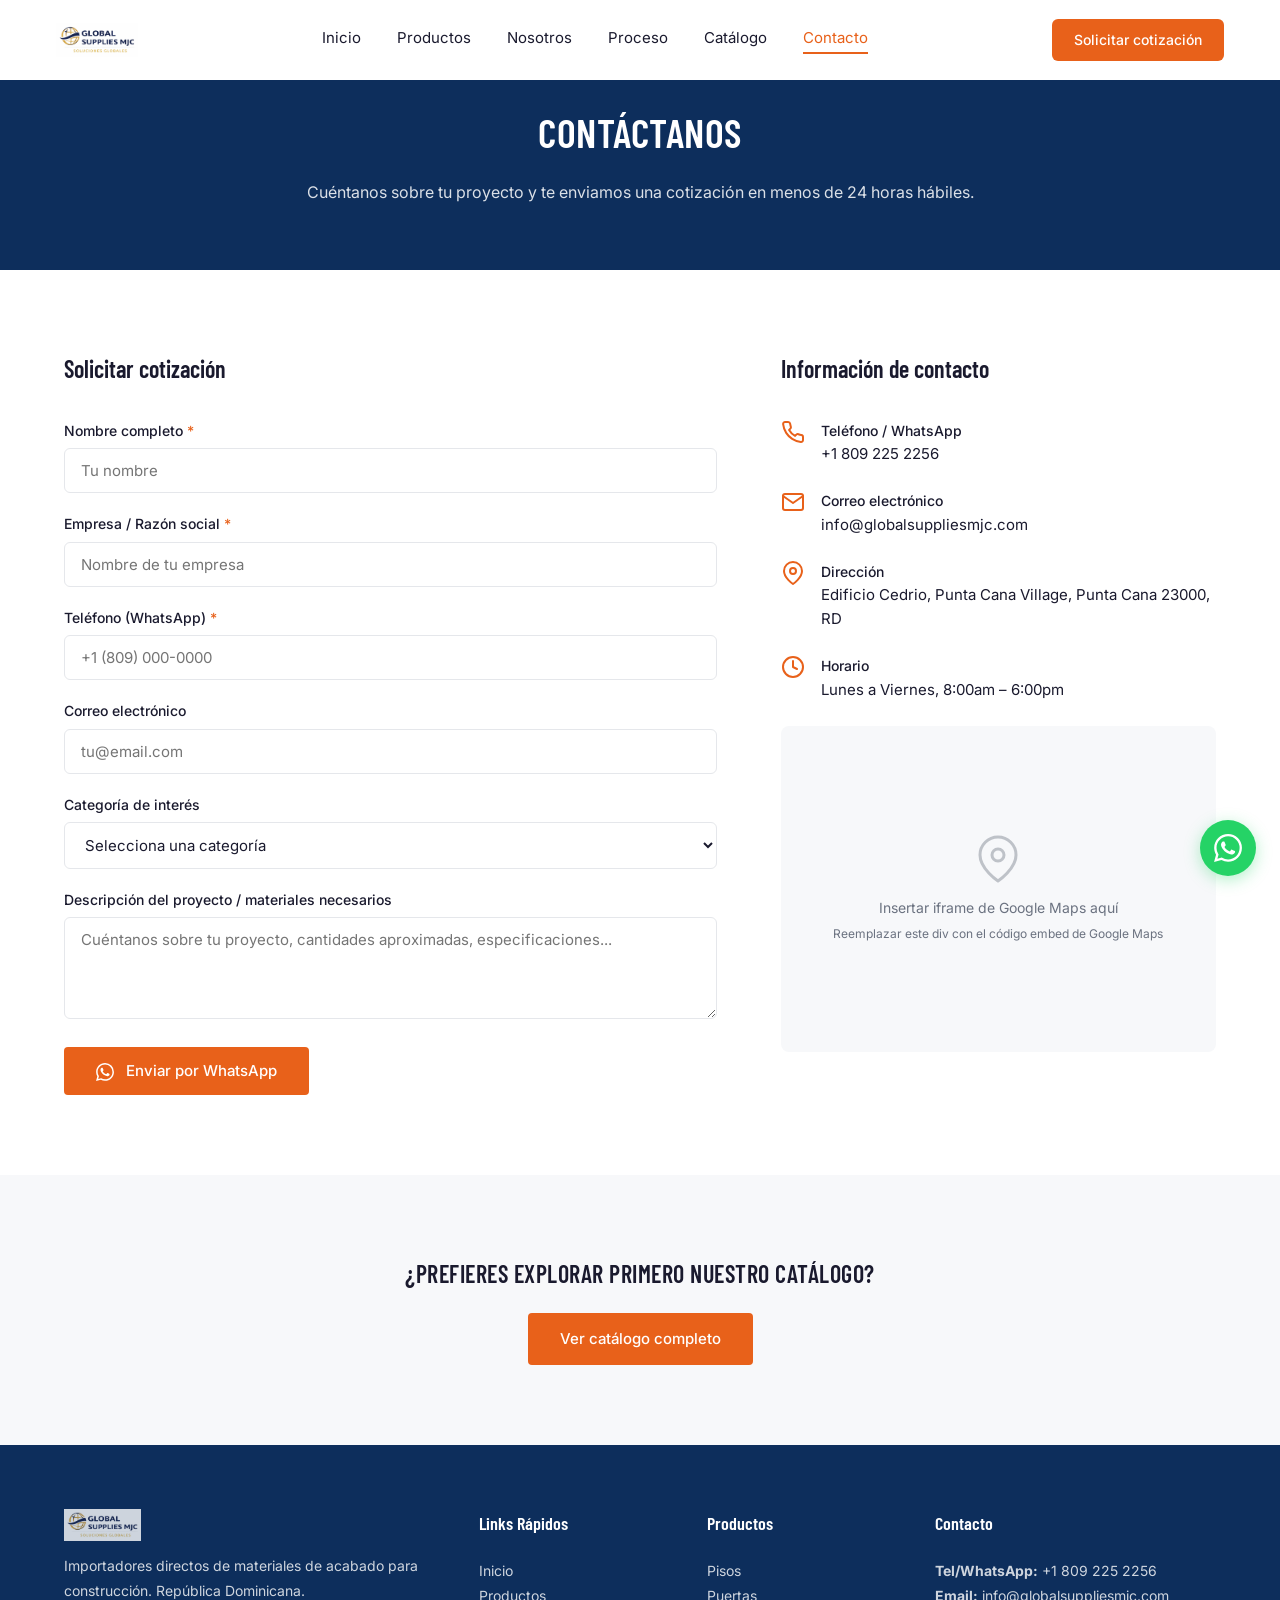
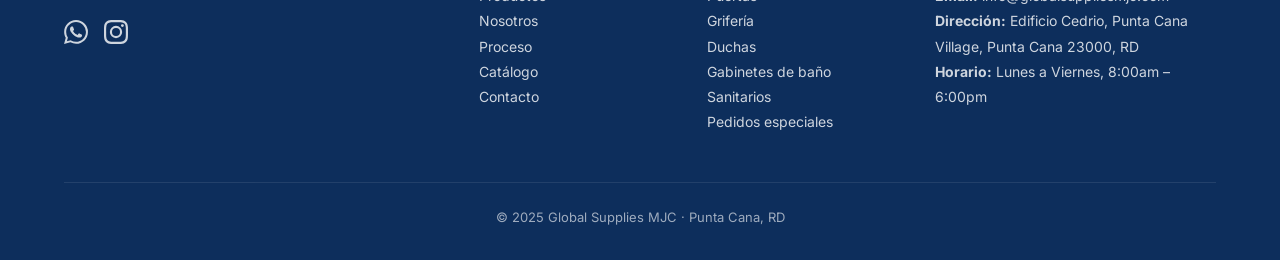
<file: contacto.html>
<!DOCTYPE html>
<html lang="es">
<head>
  <meta charset="UTF-8">
  <meta name="viewport" content="width=device-width, initial-scale=1.0">
  <title>Contáctanos — Global Supplies MJC | Cotización de Materiales RD</title>
  <meta name="description" content="Solicita tu cotización de materiales de acabado importados. Respondemos en menos de 24 horas hábiles. Global Supplies MJC, República Dominicana.">
  <meta name="keywords" content="cotizar materiales construcción República Dominicana, contacto importador materiales RD, solicitar cotización materiales acabado Santo Domingo">
  <meta name="author" content="Global Supplies MJC">
  <meta name="robots" content="index, follow">
  <link rel="canonical" href="https://globalsuppliesmjc.com/contacto.html">
  <link rel="icon" type="image/svg+xml" href="favicon.svg">

  <meta property="og:type" content="website">
  <meta property="og:url" content="https://globalsuppliesmjc.com/contacto.html">
  <meta property="og:title" content="Contáctanos — Global Supplies MJC">
  <meta property="og:description" content="Solicita tu cotización de materiales de acabado importados. Respondemos en menos de 24 horas hábiles.">
  <meta property="og:image" content="https://globalsuppliesmjc.com/images/hero-bg.jpg">

  <link rel="preconnect" href="https://fonts.googleapis.com">
  <link rel="preconnect" href="https://fonts.gstatic.com" crossorigin>
  <link href="https://fonts.googleapis.com/css2?family=Barlow+Condensed:wght@400;500;600;700&family=Inter:wght@400;500;600&display=swap" rel="stylesheet">
  <link rel="stylesheet" href="styles.css">
</head>
<body>

  <!-- ==================== NAVBAR ==================== -->
  <nav class="navbar" id="navbar">
    <div class="container">
      <a href="index.html" class="logo"><img src="images/GSMJC.png" alt="Global Supplies MJC" width="814" height="338" decoding="async"></a>
      <div class="nav-links">
        <a href="index.html">Inicio</a>
        <a href="productos.html">Productos</a>
        <a href="nosotros.html">Nosotros</a>
        <a href="proceso.html">Proceso</a>
        <a href="catalogo.html">Catálogo</a>
        <a href="contacto.html" class="active">Contacto</a>
      </div>
      <a href="https://wa.me/18092252256?text=Hola,%20quiero%20solicitar%20una%20cotización" class="nav-cta" target="_blank">Solicitar cotización</a>
      <div class="hamburger" id="hamburger" onclick="toggleMenu()">
        <span></span>
        <span></span>
        <span></span>
      </div>
    </div>
    <div class="mobile-menu" id="mobileMenu">
      <a href="index.html">Inicio</a>
      <a href="productos.html">Productos</a>
      <a href="nosotros.html">Nosotros</a>
      <a href="proceso.html">Proceso</a>
      <a href="catalogo.html">Catálogo</a>
      <a href="contacto.html" class="active">Contacto</a>
      <a href="https://wa.me/18092252256?text=Hola,%20quiero%20solicitar%20una%20cotización" class="nav-cta" target="_blank">Solicitar cotización</a>
    </div>
  </nav>

  <!-- ==================== BANNER SUPERIOR ==================== -->
  <section class="page-banner">
    <h1>Contáctanos</h1>
    <p class="subtitle">Cuéntanos sobre tu proyecto y te enviamos una cotización en menos de 24 horas hábiles.</p>
  </section>

  <!-- ==================== FORMULARIO + CONTACTO ==================== -->
  <section class="section bg-white">
    <div class="contact-grid">
      <!-- Columna Izquierda — Formulario -->
      <div>
        <h2 style="font-family: var(--font-title); font-weight: 600; font-size: 24px; margin-bottom: 32px;">Solicitar cotización</h2>
        <form id="contactForm" onsubmit="return false;">
          <div class="form-group">
            <label>Nombre completo <span class="required">*</span></label>
            <input type="text" id="nombre" placeholder="Tu nombre" required>
          </div>
          <div class="form-group">
            <label>Empresa / Razón social <span class="required">*</span></label>
            <input type="text" id="empresa" placeholder="Nombre de tu empresa" required>
          </div>
          <div class="form-group">
            <label>Teléfono (WhatsApp) <span class="required">*</span></label>
            <input type="tel" id="telefono" placeholder="+1 (809) 000-0000" required>
          </div>
          <div class="form-group">
            <label>Correo electrónico</label>
            <input type="email" id="email" placeholder="tu@email.com">
          </div>
          <div class="form-group">
            <label>Categoría de interés</label>
            <select id="categoria">
              <option value="">Selecciona una categoría</option>
              <option value="Pisos">Pisos</option>
              <option value="Puertas">Puertas</option>
              <option value="Grifería">Grifería</option>
              <option value="Duchas">Duchas</option>
              <option value="Gabinetes de baño">Gabinetes de baño</option>
              <option value="Sanitarios">Sanitarios</option>
              <option value="Varios">Varios</option>
            </select>
          </div>
          <div class="form-group">
            <label>Descripción del proyecto / materiales necesarios</label>
            <textarea id="descripcion" rows="4" placeholder="Cuéntanos sobre tu proyecto, cantidades aproximadas, especificaciones..."></textarea>
          </div>
          <button type="button" class="btn btn-primary" onclick="sendWhatsApp()">
            <svg width="18" height="18" viewBox="0 0 24 24" fill="white" style="vertical-align: middle; margin-right: 8px;"><path d="M17.472 14.382c-.297-.149-1.758-.867-2.03-.967-.273-.099-.471-.148-.67.15-.197.297-.767.966-.94 1.164-.173.199-.347.223-.644.075-.297-.15-1.255-.463-2.39-1.475-.883-.788-1.48-1.761-1.653-2.059-.173-.297-.018-.458.13-.606.134-.133.298-.347.446-.52.149-.174.198-.298.298-.497.099-.198.05-.371-.025-.52-.075-.149-.669-1.612-.916-2.207-.242-.579-.487-.5-.669-.51-.173-.008-.371-.01-.57-.01-.198 0-.52.074-.792.372-.272.297-1.04 1.016-1.04 2.479 0 1.462 1.065 2.875 1.213 3.074.149.198 2.096 3.2 5.077 4.487.709.306 1.262.489 1.694.625.712.227 1.36.195 1.871.118.571-.085 1.758-.719 2.006-1.413.248-.694.248-1.289.173-1.413-.074-.124-.272-.198-.57-.347m-5.421 7.403h-.004a9.87 9.87 0 01-5.031-1.378l-.361-.214-3.741.982.998-3.648-.235-.374a9.86 9.86 0 01-1.51-5.26c.001-5.45 4.436-9.884 9.888-9.884 2.64 0 5.122 1.03 6.988 2.898a9.825 9.825 0 012.893 6.994c-.003 5.45-4.437 9.884-9.885 9.884m8.413-18.297A11.815 11.815 0 0012.05 0C5.495 0 .16 5.335.157 11.892c0 2.096.547 4.142 1.588 5.945L.057 24l6.305-1.654a11.882 11.882 0 005.683 1.448h.005c6.554 0 11.89-5.335 11.893-11.893a11.821 11.821 0 00-3.48-8.413z"/></svg>
            Enviar por WhatsApp
          </button>
        </form>
      </div>

      <!-- Columna Derecha — Datos de contacto -->
      <div>
        <h2 style="font-family: var(--font-title); font-weight: 600; font-size: 24px; margin-bottom: 32px;">Información de contacto</h2>

        <div class="contact-info-item">
          <div class="icon">
            <svg width="24" height="24" viewBox="0 0 24 24" fill="none"><path d="M22 16.92v3a2 2 0 01-2.18 2 19.79 19.79 0 01-8.63-3.07 19.5 19.5 0 01-6-6 19.79 19.79 0 01-3.07-8.67A2 2 0 014.11 2h3a2 2 0 012 1.72c.127.96.361 1.903.7 2.81a2 2 0 01-.45 2.11L8.09 9.91a16 16 0 006 6l1.27-1.27a2 2 0 012.11-.45c.907.339 1.85.573 2.81.7A2 2 0 0122 16.92z" stroke="currentColor" stroke-width="2" stroke-linecap="round" stroke-linejoin="round"/></svg>
          </div>
          <div>
            <div class="label">Teléfono / WhatsApp</div>
            <div class="value">+1 809 225 2256</div>
          </div>
        </div>

        <div class="contact-info-item">
          <div class="icon">
            <svg width="24" height="24" viewBox="0 0 24 24" fill="none"><path d="M4 4h16c1.1 0 2 .9 2 2v12c0 1.1-.9 2-2 2H4c-1.1 0-2-.9-2-2V6c0-1.1.9-2 2-2z" stroke="currentColor" stroke-width="2" stroke-linecap="round" stroke-linejoin="round"/><path d="M22 6l-10 7L2 6" stroke="currentColor" stroke-width="2" stroke-linecap="round" stroke-linejoin="round"/></svg>
          </div>
          <div>
            <div class="label">Correo electrónico</div>
            <div class="value">info@globalsuppliesmjc.com</div>
          </div>
        </div>

        <div class="contact-info-item">
          <div class="icon">
            <svg width="24" height="24" viewBox="0 0 24 24" fill="none"><path d="M21 10c0 7-9 13-9 13s-9-6-9-13a9 9 0 0118 0z" stroke="currentColor" stroke-width="2" stroke-linecap="round" stroke-linejoin="round"/><circle cx="12" cy="10" r="3" stroke="currentColor" stroke-width="2" stroke-linecap="round" stroke-linejoin="round"/></svg>
          </div>
          <div>
            <div class="label">Dirección</div>
            <div class="value">Edificio Cedrio, Punta Cana Village, Punta Cana 23000, RD</div>
          </div>
        </div>

        <div class="contact-info-item">
          <div class="icon">
            <svg width="24" height="24" viewBox="0 0 24 24" fill="none"><circle cx="12" cy="12" r="10" stroke="currentColor" stroke-width="2" stroke-linecap="round" stroke-linejoin="round"/><polyline points="12,6 12,12 16,14" stroke="currentColor" stroke-width="2" stroke-linecap="round" stroke-linejoin="round"/></svg>
          </div>
          <div>
            <div class="label">Horario</div>
            <div class="value">Lunes a Viernes, 8:00am – 6:00pm</div>
          </div>
        </div>

        <div class="map-placeholder">
          <div style="text-align: center;">
            <svg width="48" height="48" viewBox="0 0 24 24" fill="none" style="margin: 0 auto 8px; opacity: 0.4;"><path d="M21 10c0 7-9 13-9 13s-9-6-9-13a9 9 0 0118 0z" stroke="var(--gris-medio)" stroke-width="1.5" stroke-linecap="round" stroke-linejoin="round"/><circle cx="12" cy="10" r="3" stroke="var(--gris-medio)" stroke-width="1.5" stroke-linecap="round" stroke-linejoin="round"/></svg>
            <div>Insertar iframe de Google Maps aquí</div>
            <div style="font-size: 12px; margin-top: 4px;">Reemplazar este div con el código embed de Google Maps</div>
          </div>
        </div>
      </div>
    </div>
  </section>

  <!-- ==================== CATÁLOGO BANNER ==================== -->
  <section class="section bg-grey">
    <div class="container max-w-600 text-center">
      <h2 style="font-family: var(--font-title); font-weight: 600; font-size: 24px; text-transform: uppercase; letter-spacing: 0.5px;">¿Prefieres explorar primero nuestro catálogo?</h2>
      <a href="images/Catalogo-GS2026.pdf" class="btn btn-primary" style="margin-top: 20px;" target="_blank" rel="noopener">Ver catálogo completo</a>
    </div>
  </section>

  <!-- ==================== FOOTER ==================== -->
  <footer class="footer">
    <div class="footer-grid">
      <div class="footer-col">
        <a href="index.html" class="footer-logo"><img src="images/GSMJC.png" alt="Global Supplies MJC" width="814" height="338" decoding="async"></a>
        <p>Importadores directos de materiales de acabado para construcción. República Dominicana.</p>
        <div class="footer-social">
          <a href="https://wa.me/18092252256" target="_blank" aria-label="WhatsApp">
            <svg width="24" height="24" viewBox="0 0 24 24" fill="currentColor"><path d="M17.472 14.382c-.297-.149-1.758-.867-2.03-.967-.273-.099-.471-.148-.67.15-.197.297-.767.966-.94 1.164-.173.199-.347.223-.644.075-.297-.15-1.255-.463-2.39-1.475-.883-.788-1.48-1.761-1.653-2.059-.173-.297-.018-.458.13-.606.134-.133.298-.347.446-.52.149-.174.198-.298.298-.497.099-.198.05-.371-.025-.52-.075-.149-.669-1.612-.916-2.207-.242-.579-.487-.5-.669-.51-.173-.008-.371-.01-.57-.01-.198 0-.52.074-.792.372-.272.297-1.04 1.016-1.04 2.479 0 1.462 1.065 2.875 1.213 3.074.149.198 2.096 3.2 5.077 4.487.709.306 1.262.489 1.694.625.712.227 1.36.195 1.871.118.571-.085 1.758-.719 2.006-1.413.248-.694.248-1.289.173-1.413-.074-.124-.272-.198-.57-.347m-5.421 7.403h-.004a9.87 9.87 0 01-5.031-1.378l-.361-.214-3.741.982.998-3.648-.235-.374a9.86 9.86 0 01-1.51-5.26c.001-5.45 4.436-9.884 9.888-9.884 2.64 0 5.122 1.03 6.988 2.898a9.825 9.825 0 012.893 6.994c-.003 5.45-4.437 9.884-9.885 9.884m8.413-18.297A11.815 11.815 0 0012.05 0C5.495 0 .16 5.335.157 11.892c0 2.096.547 4.142 1.588 5.945L.057 24l6.305-1.654a11.882 11.882 0 005.683 1.448h.005c6.554 0 11.89-5.335 11.893-11.893a11.821 11.821 0 00-3.48-8.413z"/></svg>
          </a>
          <a href="[INSERTAR Instagram]" target="_blank" aria-label="Instagram">
            <svg width="24" height="24" viewBox="0 0 24 24" fill="currentColor"><path d="M12 2.163c3.204 0 3.584.012 4.85.07 3.252.148 4.771 1.691 4.919 4.919.058 1.265.069 1.645.069 4.849 0 3.205-.012 3.584-.069 4.849-.149 3.225-1.664 4.771-4.919 4.919-1.266.058-1.644.07-4.85.07-3.204 0-3.584-.012-4.849-.07-3.26-.149-4.771-1.699-4.919-4.92-.058-1.265-.07-1.644-.07-4.849 0-3.204.013-3.583.07-4.849.149-3.227 1.664-4.771 4.919-4.919 1.266-.057 1.645-.069 4.849-.069zM12 0C8.741 0 8.333.014 7.053.072 2.695.272.273 2.69.073 7.052.014 8.333 0 8.741 0 12c0 3.259.014 3.668.072 4.948.2 4.358 2.618 6.78 6.98 6.98C8.333 23.986 8.741 24 12 24c3.259 0 3.668-.014 4.948-.072 4.354-.2 6.782-2.618 6.979-6.98.059-1.28.073-1.689.073-4.948 0-3.259-.014-3.667-.072-4.947-.196-4.354-2.617-6.78-6.979-6.98C15.668.014 15.259 0 12 0zm0 5.838a6.162 6.162 0 100 12.324 6.162 6.162 0 000-12.324zM12 16a4 4 0 110-8 4 4 0 010 8zm6.406-11.845a1.44 1.44 0 100 2.881 1.44 1.44 0 000-2.881z"/></svg>
          </a>
        </div>
      </div>
      <div class="footer-col">
        <h4>Links Rápidos</h4>
        <a href="index.html">Inicio</a>
        <a href="productos.html">Productos</a>
        <a href="nosotros.html">Nosotros</a>
        <a href="proceso.html">Proceso</a>
        <a href="catalogo.html">Catálogo</a>
        <a href="contacto.html">Contacto</a>
      </div>
      <div class="footer-col">
        <h4>Productos</h4>
        <a href="productos.html#pisos">Pisos</a>
        <a href="productos.html#puertas">Puertas</a>
        <a href="productos.html#griferia">Grifería</a>
        <a href="productos.html#duchas">Duchas</a>
        <a href="productos.html#gabinetes">Gabinetes de baño</a>
        <a href="productos.html#sanitarios">Sanitarios</a>
        <a href="index.html#pedidos-especiales">Pedidos especiales</a>
      </div>
      <div class="footer-col">
        <h4>Contacto</h4>
        <p><strong>Tel/WhatsApp:</strong> +1 809 225 2256</p>
        <p><strong>Email:</strong> info@globalsuppliesmjc.com</p>
        <p><strong>Dirección:</strong> Edificio Cedrio, Punta Cana Village, Punta Cana 23000, RD</p>
        <p><strong>Horario:</strong> Lunes a Viernes, 8:00am – 6:00pm</p>
      </div>
    </div>
    <div class="footer-bottom">
      © 2025 Global Supplies MJC · Punta Cana, RD
    </div>
  </footer>

  <!-- ==================== FLOATING WHATSAPP ==================== -->
  <a href="https://wa.me/18092252256?text=Hola,%20quiero%20más%20información" class="whatsapp-float" target="_blank" aria-label="Escríbenos por WhatsApp">
    <span class="whatsapp-tooltip">Escríbenos por WhatsApp</span>
    <svg viewBox="0 0 24 24" fill="white"><path d="M17.472 14.382c-.297-.149-1.758-.867-2.03-.967-.273-.099-.471-.148-.67.15-.197.297-.767.966-.94 1.164-.173.199-.347.223-.644.075-.297-.15-1.255-.463-2.39-1.475-.883-.788-1.48-1.761-1.653-2.059-.173-.297-.018-.458.13-.606.134-.133.298-.347.446-.52.149-.174.198-.298.298-.497.099-.198.05-.371-.025-.52-.075-.149-.669-1.612-.916-2.207-.242-.579-.487-.5-.669-.51-.173-.008-.371-.01-.57-.01-.198 0-.52.074-.792.372-.272.297-1.04 1.016-1.04 2.479 0 1.462 1.065 2.875 1.213 3.074.149.198 2.096 3.2 5.077 4.487.709.306 1.262.489 1.694.625.712.227 1.36.195 1.871.118.571-.085 1.758-.719 2.006-1.413.248-.694.248-1.289.173-1.413-.074-.124-.272-.198-.57-.347m-5.421 7.403h-.004a9.87 9.87 0 01-5.031-1.378l-.361-.214-3.741.982.998-3.648-.235-.374a9.86 9.86 0 01-1.51-5.26c.001-5.45 4.436-9.884 9.888-9.884 2.64 0 5.122 1.03 6.988 2.898a9.825 9.825 0 012.893 6.994c-.003 5.45-4.437 9.884-9.885 9.884m8.413-18.297A11.815 11.815 0 0012.05 0C5.495 0 .16 5.335.157 11.892c0 2.096.547 4.142 1.588 5.945L.057 24l6.305-1.654a11.882 11.882 0 005.683 1.448h.005c6.554 0 11.89-5.335 11.893-11.893a11.821 11.821 0 00-3.48-8.413z"/></svg>
  </a>

  <script>
    // Navbar scroll shadow
    window.addEventListener('scroll', function() {
      document.getElementById('navbar').classList.toggle('scrolled', window.scrollY > 10);
    });

    // Mobile menu toggle
    function toggleMenu() {
      document.getElementById('hamburger').classList.toggle('active');
      document.getElementById('mobileMenu').classList.toggle('active');
    }

    // Fade up animation
    const observer = new IntersectionObserver((entries) => {
      entries.forEach(entry => {
        if (entry.isIntersecting) entry.target.classList.add('visible');
      });
    }, { threshold: 0.1 });
    document.querySelectorAll('.fade-up').forEach(el => observer.observe(el));

    // WhatsApp form sender
    function sendWhatsApp() {
      const nombre = document.getElementById('nombre').value.trim();
      const empresa = document.getElementById('empresa').value.trim();
      const telefono = document.getElementById('telefono').value.trim();
      const email = document.getElementById('email').value.trim();
      const categoria = document.getElementById('categoria').value;
      const descripcion = document.getElementById('descripcion').value.trim();

      // Validate required fields
      if (!nombre || !empresa || !telefono) {
        alert('Por favor completa los campos obligatorios: Nombre, Empresa y Teléfono.');
        return;
      }

      // Build message
      let message = 'Hola, soy ' + nombre + ' de ' + empresa + '.';
      message += '\nTeléfono: ' + telefono;
      if (email) message += '\nEmail: ' + email;
      if (categoria) message += '\nCategoría de interés: ' + categoria;
      if (descripcion) message += '\nDescripción: ' + descripcion;
      message += '\nSolicito cotización.';

      // Encode and open WhatsApp
      const encodedMessage = encodeURIComponent(message);
      const phoneNumber = '18092252256';
      window.open('https://wa.me/' + phoneNumber + '?text=' + encodedMessage, '_blank');
    }
  </script>

</body>
</html>
</file>
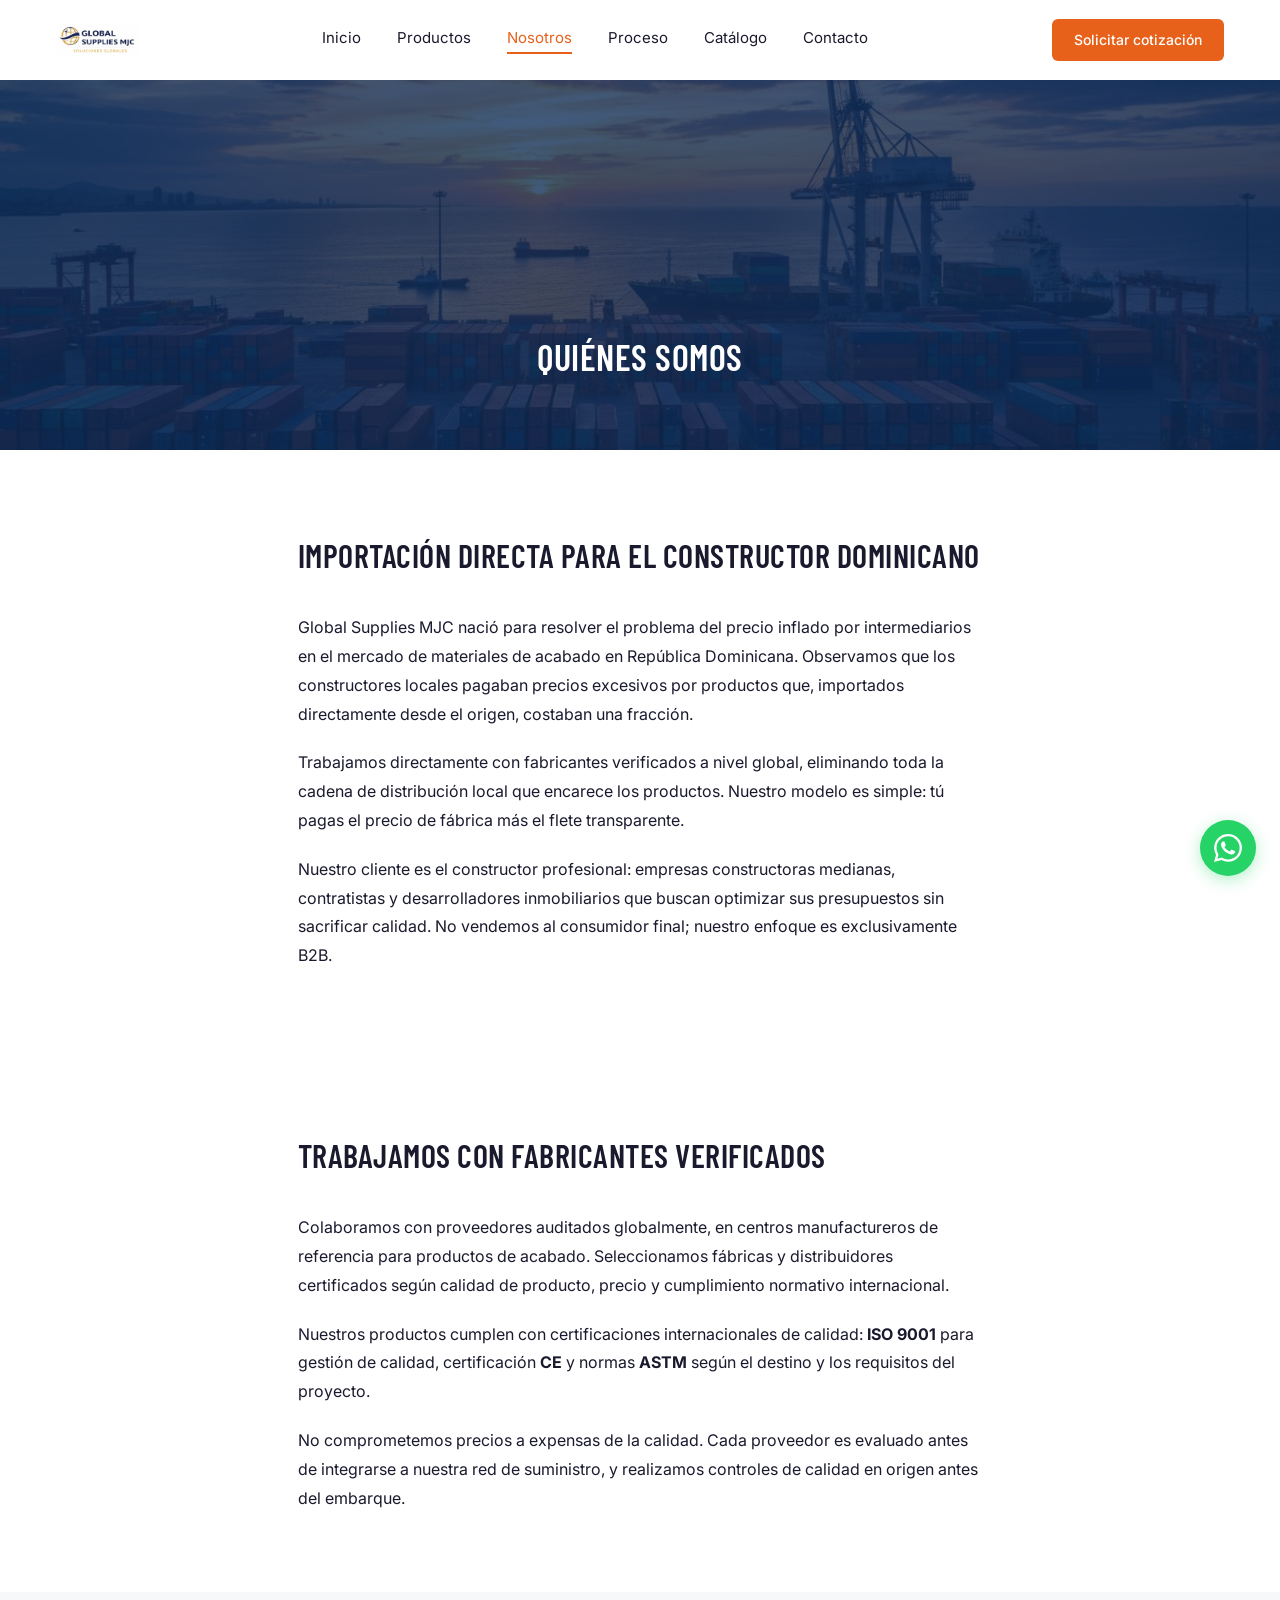
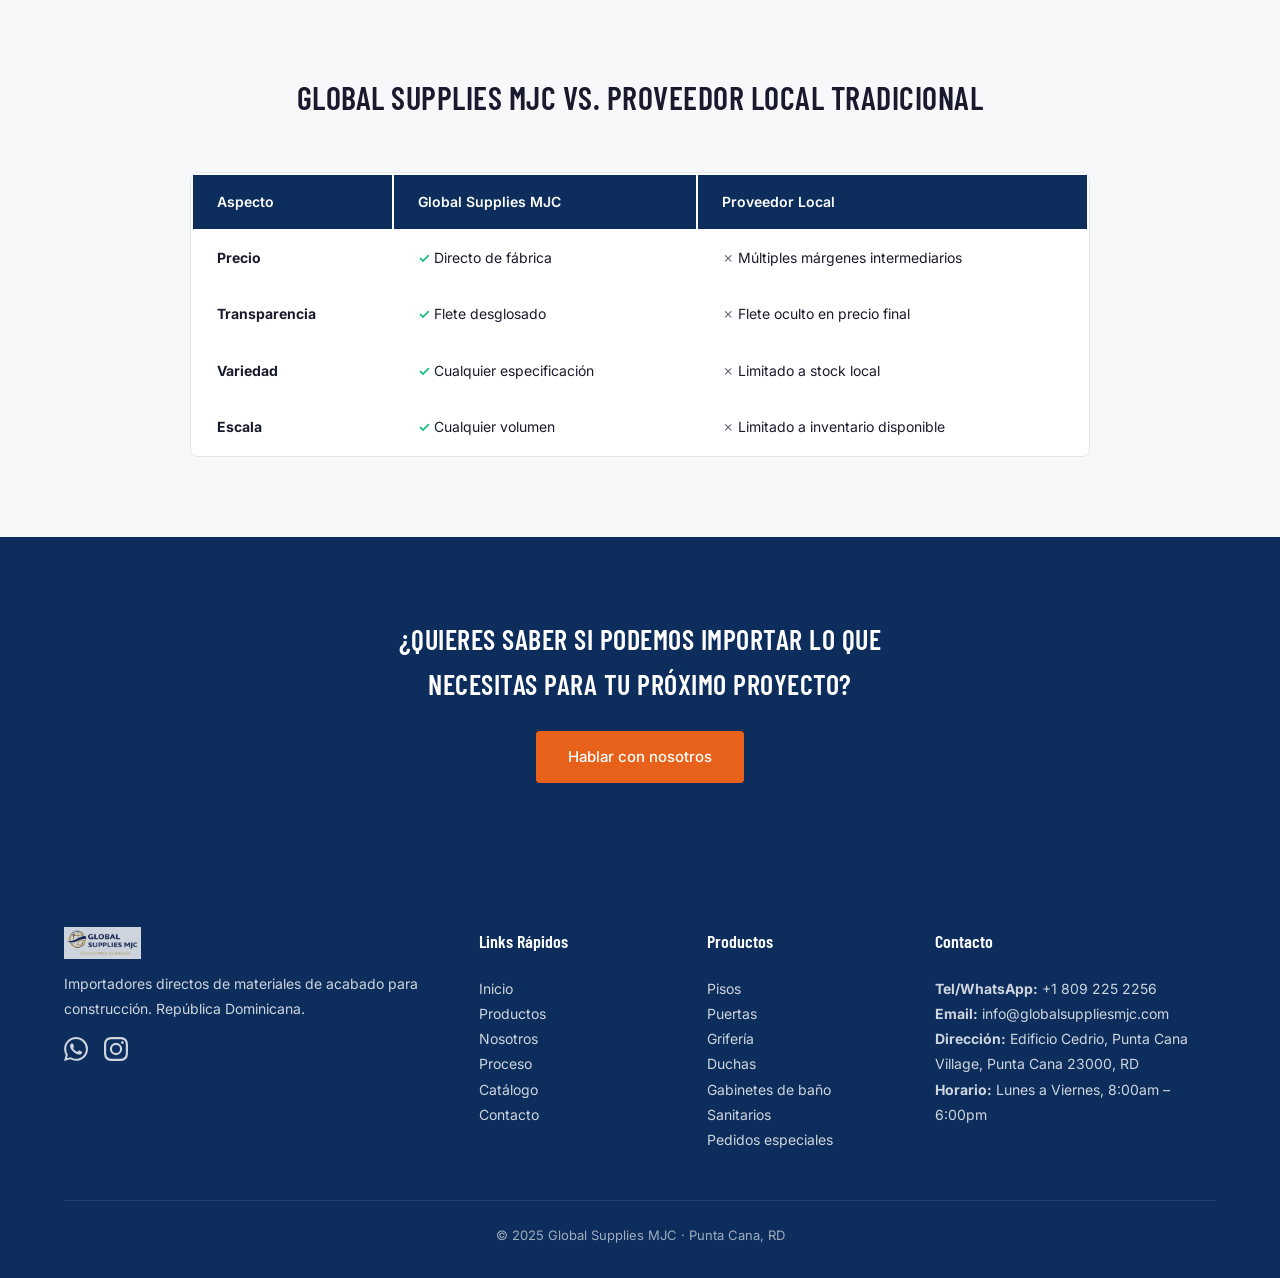
<file: nosotros.html>
<!DOCTYPE html>
<html lang="es">
<head>
  <meta charset="UTF-8">
  <meta name="viewport" content="width=device-width, initial-scale=1.0">
  <title>Quiénes Somos — Global Supplies MJC | Importador Directo RD</title>
  <meta name="description" content="Global Supplies MJC es un importador directo de materiales de acabado para construcción en República Dominicana. Trabajamos con fabricantes verificados a nivel global.">
  <meta name="keywords" content="importador directo construcción RD, proveedor materiales acabado Dominican Republic, importador materiales construcción Santo Domingo">
  <meta name="author" content="Global Supplies MJC">
  <meta name="robots" content="index, follow">
  <link rel="canonical" href="https://globalsuppliesmjc.com/nosotros.html">
  <link rel="icon" type="image/svg+xml" href="favicon.svg">

  <meta property="og:type" content="website">
  <meta property="og:url" content="https://globalsuppliesmjc.com/nosotros.html">
  <meta property="og:title" content="Quiénes Somos — Global Supplies MJC">
  <meta property="og:description" content="Importador directo de materiales de acabado para construcción en República Dominicana.">
  <meta property="og:image" content="https://globalsuppliesmjc.com/images/nosotros-bg.jpg">

  <link rel="preconnect" href="https://fonts.googleapis.com">
  <link rel="preconnect" href="https://fonts.gstatic.com" crossorigin>
  <link href="https://fonts.googleapis.com/css2?family=Barlow+Condensed:wght@400;500;600;700&family=Inter:wght@400;500;600&display=swap" rel="stylesheet">
  <link rel="stylesheet" href="styles.css">
</head>
<body>

  <!-- ==================== NAVBAR ==================== -->
  <nav class="navbar" id="navbar">
    <div class="container">
      <a href="index.html" class="logo"><img src="images/GSMJC.png" alt="Global Supplies MJC" width="814" height="338" decoding="async"></a>
      <div class="nav-links">
        <a href="index.html">Inicio</a>
        <a href="productos.html">Productos</a>
        <a href="nosotros.html" class="active">Nosotros</a>
        <a href="proceso.html">Proceso</a>
        <a href="catalogo.html">Catálogo</a>
        <a href="contacto.html">Contacto</a>
      </div>
      <a href="https://wa.me/18092252256?text=Hola,%20quiero%20solicitar%20una%20cotización" class="nav-cta" target="_blank">Solicitar cotización</a>
      <div class="hamburger" id="hamburger" onclick="toggleMenu()">
        <span></span>
        <span></span>
        <span></span>
      </div>
    </div>
    <div class="mobile-menu" id="mobileMenu">
      <a href="index.html">Inicio</a>
      <a href="productos.html">Productos</a>
      <a href="nosotros.html" class="active">Nosotros</a>
      <a href="proceso.html">Proceso</a>
      <a href="catalogo.html">Catálogo</a>
      <a href="contacto.html">Contacto</a>
      <a href="https://wa.me/18092252256?text=Hola,%20quiero%20solicitar%20una%20cotización" class="nav-cta" target="_blank">Solicitar cotización</a>
    </div>
  </nav>

  <!-- ==================== BANNER ==================== -->
  <section class="about-banner">
    <h1>Quiénes somos</h1>
  </section>

  <!-- ==================== HISTORIA Y MISIÓN ==================== -->
  <section class="section bg-white">
    <div class="container max-w-800">
      <h2 class="section-title" style="text-align: left; margin-bottom: 32px;">Importación directa para el constructor dominicano</h2>
      <p style="font-size: 16px; line-height: 1.8; margin-bottom: 20px;">Global Supplies MJC nació para resolver el problema del precio inflado por intermediarios en el mercado de materiales de acabado en República Dominicana. Observamos que los constructores locales pagaban precios excesivos por productos que, importados directamente desde el origen, costaban una fracción.</p>
      <p style="font-size: 16px; line-height: 1.8; margin-bottom: 20px;">Trabajamos directamente con fabricantes verificados a nivel global, eliminando toda la cadena de distribución local que encarece los productos. Nuestro modelo es simple: tú pagas el precio de fábrica más el flete transparente.</p>
      <p style="font-size: 16px; line-height: 1.8;">Nuestro cliente es el constructor profesional: empresas constructoras medianas, contratistas y desarrolladores inmobiliarios que buscan optimizar sus presupuestos sin sacrificar calidad. No vendemos al consumidor final; nuestro enfoque es exclusivamente B2B.</p>
    </div>
  </section>

  <!-- ==================== NUESTROS PROVEEDORES ==================== -->
  <section class="section bg-white">
    <div class="container max-w-800">
      <h2 class="section-title" style="text-align: left; margin-bottom: 32px;">Trabajamos con fabricantes verificados</h2>
      <p style="font-size: 16px; line-height: 1.8; margin-bottom: 20px;">Colaboramos con proveedores auditados globalmente, en centros manufactureros de referencia para productos de acabado. Seleccionamos fábricas y distribuidores certificados según calidad de producto, precio y cumplimiento normativo internacional.</p>
      <p style="font-size: 16px; line-height: 1.8; margin-bottom: 20px;">Nuestros productos cumplen con certificaciones internacionales de calidad: <strong>ISO 9001</strong> para gestión de calidad, certificación <strong>CE</strong> y normas <strong>ASTM</strong> según el destino y los requisitos del proyecto.</p>
      <p style="font-size: 16px; line-height: 1.8;">No comprometemos precios a expensas de la calidad. Cada proveedor es evaluado antes de integrarse a nuestra red de suministro, y realizamos controles de calidad en origen antes del embarque.</p>
    </div>
  </section>

  <!-- ==================== TABLA COMPARATIVA ==================== -->
  <section class="section bg-grey">
    <div class="container">
      <h2 class="section-title">Global Supplies MJC vs. Proveedor Local Tradicional</h2>
      <table class="comparison-table">
        <thead>
          <tr>
            <th>Aspecto</th>
            <th>Global Supplies MJC</th>
            <th>Proveedor Local</th>
          </tr>
        </thead>
        <tbody>
          <tr>
            <td><strong>Precio</strong></td>
            <td><span class="check">&#10003;</span> Directo de fábrica</td>
            <td><span class="cross">&#10007;</span> Múltiples márgenes intermediarios</td>
          </tr>
          <tr>
            <td><strong>Transparencia</strong></td>
            <td><span class="check">&#10003;</span> Flete desglosado</td>
            <td><span class="cross">&#10007;</span> Flete oculto en precio final</td>
          </tr>
          <tr>
            <td><strong>Variedad</strong></td>
            <td><span class="check">&#10003;</span> Cualquier especificación</td>
            <td><span class="cross">&#10007;</span> Limitado a stock local</td>
          </tr>
          <tr>
            <td><strong>Escala</strong></td>
            <td><span class="check">&#10003;</span> Cualquier volumen</td>
            <td><span class="cross">&#10007;</span> Limitado a inventario disponible</td>
          </tr>
        </tbody>
      </table>
    </div>
  </section>

  <!-- ==================== CTA ==================== -->
  <section class="section bg-blue">
    <div class="container max-w-600 text-center">
      <h2 style="font-family: var(--font-title); font-weight: 600; font-size: 28px; text-transform: uppercase; letter-spacing: 0.5px;">¿Quieres saber si podemos importar lo que necesitas para tu próximo proyecto?</h2>
      <a href="https://wa.me/18092252256?text=Hola,%20quiero%20saber%20si%20pueden%20importar%20lo%20que%20necesito" class="btn btn-primary mt-3" target="_blank">Hablar con nosotros</a>
    </div>
  </section>

  <!-- ==================== FOOTER ==================== -->
  <footer class="footer">
    <div class="footer-grid">
      <div class="footer-col">
        <a href="index.html" class="footer-logo"><img src="images/GSMJC.png" alt="Global Supplies MJC" width="814" height="338" decoding="async"></a>
        <p>Importadores directos de materiales de acabado para construcción. República Dominicana.</p>
        <div class="footer-social">
          <a href="https://wa.me/18092252256" target="_blank" aria-label="WhatsApp">
            <svg width="24" height="24" viewBox="0 0 24 24" fill="currentColor"><path d="M17.472 14.382c-.297-.149-1.758-.867-2.03-.967-.273-.099-.471-.148-.67.15-.197.297-.767.966-.94 1.164-.173.199-.347.223-.644.075-.297-.15-1.255-.463-2.39-1.475-.883-.788-1.48-1.761-1.653-2.059-.173-.297-.018-.458.13-.606.134-.133.298-.347.446-.52.149-.174.198-.298.298-.497.099-.198.05-.371-.025-.52-.075-.149-.669-1.612-.916-2.207-.242-.579-.487-.5-.669-.51-.173-.008-.371-.01-.57-.01-.198 0-.52.074-.792.372-.272.297-1.04 1.016-1.04 2.479 0 1.462 1.065 2.875 1.213 3.074.149.198 2.096 3.2 5.077 4.487.709.306 1.262.489 1.694.625.712.227 1.36.195 1.871.118.571-.085 1.758-.719 2.006-1.413.248-.694.248-1.289.173-1.413-.074-.124-.272-.198-.57-.347m-5.421 7.403h-.004a9.87 9.87 0 01-5.031-1.378l-.361-.214-3.741.982.998-3.648-.235-.374a9.86 9.86 0 01-1.51-5.26c.001-5.45 4.436-9.884 9.888-9.884 2.64 0 5.122 1.03 6.988 2.898a9.825 9.825 0 012.893 6.994c-.003 5.45-4.437 9.884-9.885 9.884m8.413-18.297A11.815 11.815 0 0012.05 0C5.495 0 .16 5.335.157 11.892c0 2.096.547 4.142 1.588 5.945L.057 24l6.305-1.654a11.882 11.882 0 005.683 1.448h.005c6.554 0 11.89-5.335 11.893-11.893a11.821 11.821 0 00-3.48-8.413z"/></svg>
          </a>
          <a href="[INSERTAR Instagram]" target="_blank" aria-label="Instagram">
            <svg width="24" height="24" viewBox="0 0 24 24" fill="currentColor"><path d="M12 2.163c3.204 0 3.584.012 4.85.07 3.252.148 4.771 1.691 4.919 4.919.058 1.265.069 1.645.069 4.849 0 3.205-.012 3.584-.069 4.849-.149 3.225-1.664 4.771-4.919 4.919-1.266.058-1.644.07-4.85.07-3.204 0-3.584-.012-4.849-.07-3.26-.149-4.771-1.699-4.919-4.92-.058-1.265-.07-1.644-.07-4.849 0-3.204.013-3.583.07-4.849.149-3.227 1.664-4.771 4.919-4.919 1.266-.057 1.645-.069 4.849-.069zM12 0C8.741 0 8.333.014 7.053.072 2.695.272.273 2.69.073 7.052.014 8.333 0 8.741 0 12c0 3.259.014 3.668.072 4.948.2 4.358 2.618 6.78 6.98 6.98C8.333 23.986 8.741 24 12 24c3.259 0 3.668-.014 4.948-.072 4.354-.2 6.782-2.618 6.979-6.98.059-1.28.073-1.689.073-4.948 0-3.259-.014-3.667-.072-4.947-.196-4.354-2.617-6.78-6.979-6.98C15.668.014 15.259 0 12 0zm0 5.838a6.162 6.162 0 100 12.324 6.162 6.162 0 000-12.324zM12 16a4 4 0 110-8 4 4 0 010 8zm6.406-11.845a1.44 1.44 0 100 2.881 1.44 1.44 0 000-2.881z"/></svg>
          </a>
        </div>
      </div>
      <div class="footer-col">
        <h4>Links Rápidos</h4>
        <a href="index.html">Inicio</a>
        <a href="productos.html">Productos</a>
        <a href="nosotros.html">Nosotros</a>
        <a href="proceso.html">Proceso</a>
        <a href="catalogo.html">Catálogo</a>
        <a href="contacto.html">Contacto</a>
      </div>
      <div class="footer-col">
        <h4>Productos</h4>
        <a href="productos.html#pisos">Pisos</a>
        <a href="productos.html#puertas">Puertas</a>
        <a href="productos.html#griferia">Grifería</a>
        <a href="productos.html#duchas">Duchas</a>
        <a href="productos.html#gabinetes">Gabinetes de baño</a>
        <a href="productos.html#sanitarios">Sanitarios</a>
        <a href="index.html#pedidos-especiales">Pedidos especiales</a>
      </div>
      <div class="footer-col">
        <h4>Contacto</h4>
        <p><strong>Tel/WhatsApp:</strong> +1 809 225 2256</p>
        <p><strong>Email:</strong> info@globalsuppliesmjc.com</p>
        <p><strong>Dirección:</strong> Edificio Cedrio, Punta Cana Village, Punta Cana 23000, RD</p>
        <p><strong>Horario:</strong> Lunes a Viernes, 8:00am – 6:00pm</p>
      </div>
    </div>
    <div class="footer-bottom">
      © 2025 Global Supplies MJC · Punta Cana, RD
    </div>
  </footer>

  <!-- ==================== FLOATING WHATSAPP ==================== -->
  <a href="https://wa.me/18092252256?text=Hola,%20quiero%20más%20información" class="whatsapp-float" target="_blank" aria-label="Escríbenos por WhatsApp">
    <span class="whatsapp-tooltip">Escríbenos por WhatsApp</span>
    <svg viewBox="0 0 24 24" fill="white"><path d="M17.472 14.382c-.297-.149-1.758-.867-2.03-.967-.273-.099-.471-.148-.67.15-.197.297-.767.966-.94 1.164-.173.199-.347.223-.644.075-.297-.15-1.255-.463-2.39-1.475-.883-.788-1.48-1.761-1.653-2.059-.173-.297-.018-.458.13-.606.134-.133.298-.347.446-.52.149-.174.198-.298.298-.497.099-.198.05-.371-.025-.52-.075-.149-.669-1.612-.916-2.207-.242-.579-.487-.5-.669-.51-.173-.008-.371-.01-.57-.01-.198 0-.52.074-.792.372-.272.297-1.04 1.016-1.04 2.479 0 1.462 1.065 2.875 1.213 3.074.149.198 2.096 3.2 5.077 4.487.709.306 1.262.489 1.694.625.712.227 1.36.195 1.871.118.571-.085 1.758-.719 2.006-1.413.248-.694.248-1.289.173-1.413-.074-.124-.272-.198-.57-.347m-5.421 7.403h-.004a9.87 9.87 0 01-5.031-1.378l-.361-.214-3.741.982.998-3.648-.235-.374a9.86 9.86 0 01-1.51-5.26c.001-5.45 4.436-9.884 9.888-9.884 2.64 0 5.122 1.03 6.988 2.898a9.825 9.825 0 012.893 6.994c-.003 5.45-4.437 9.884-9.885 9.884m8.413-18.297A11.815 11.815 0 0012.05 0C5.495 0 .16 5.335.157 11.892c0 2.096.547 4.142 1.588 5.945L.057 24l6.305-1.654a11.882 11.882 0 005.683 1.448h.005c6.554 0 11.89-5.335 11.893-11.893a11.821 11.821 0 00-3.48-8.413z"/></svg>
  </a>

  <script>
    window.addEventListener('scroll', function() {
      document.getElementById('navbar').classList.toggle('scrolled', window.scrollY > 10);
    });
    function toggleMenu() {
      document.getElementById('hamburger').classList.toggle('active');
      document.getElementById('mobileMenu').classList.toggle('active');
    }
    const observer = new IntersectionObserver((entries) => {
      entries.forEach(entry => {
        if (entry.isIntersecting) entry.target.classList.add('visible');
      });
    }, { threshold: 0.1 });
    document.querySelectorAll('.fade-up').forEach(el => observer.observe(el));
  </script>

</body>
</html>
</file>
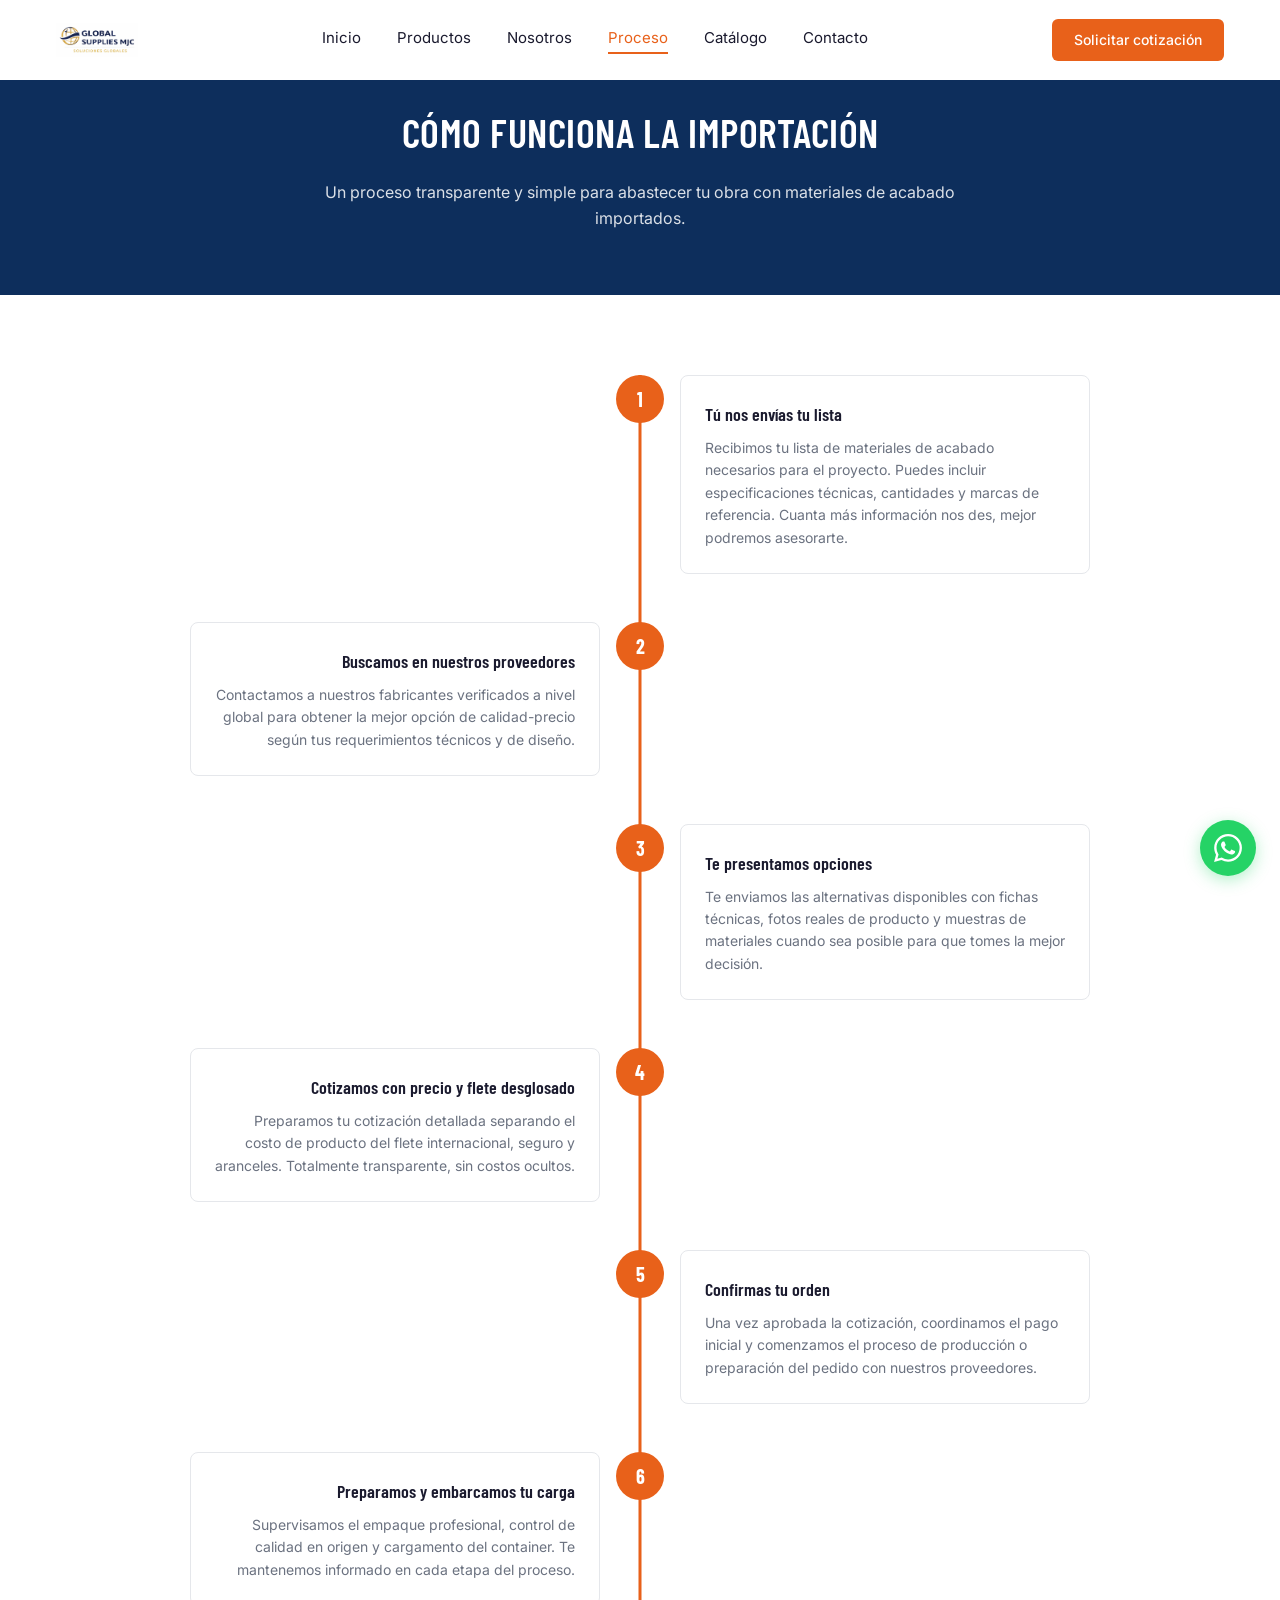
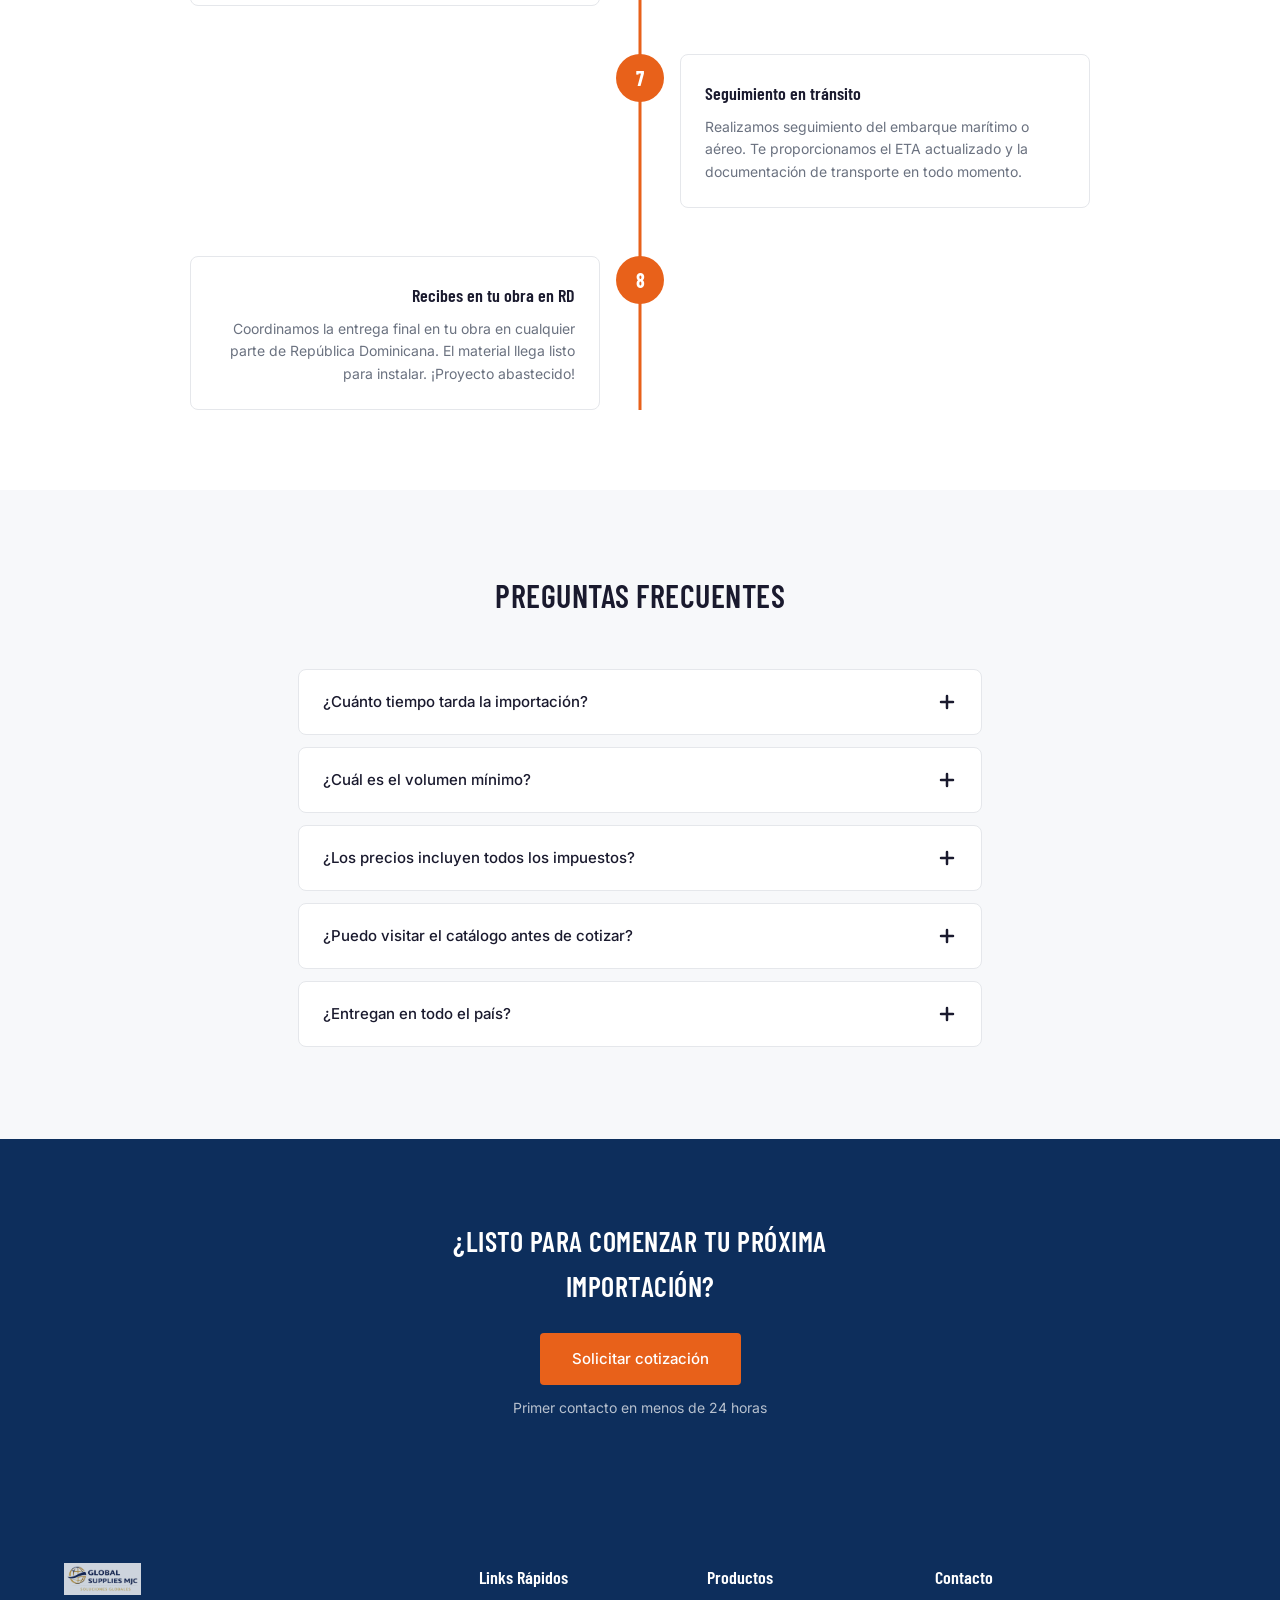
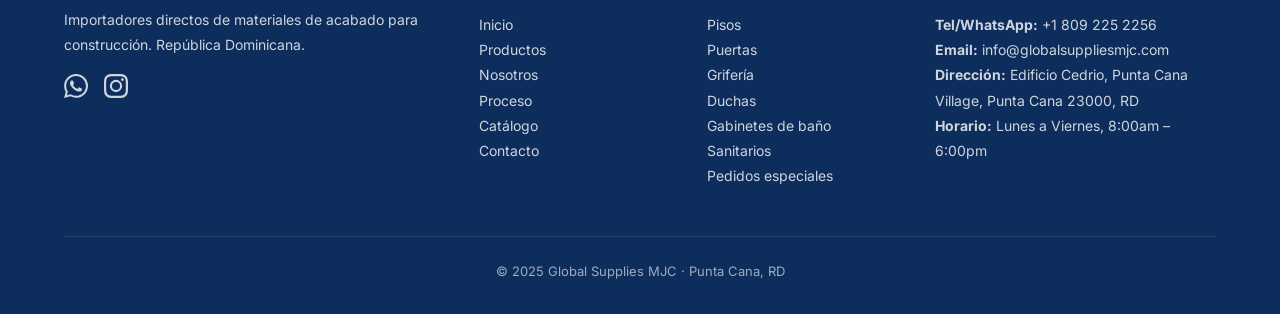
<file: proceso.html>
<!DOCTYPE html>
<html lang="es">
<head>
  <meta charset="UTF-8">
  <meta name="viewport" content="width=device-width, initial-scale=1.0">
  <title>Cómo Funciona la Importación — Global Supplies MJC | Proceso</title>
  <meta name="description" content="Conoce nuestro proceso de importación transparente y simple. Desde tu lista de materiales hasta la entrega en tu obra en República Dominicana.">
  <meta name="keywords" content="proceso importación materiales construcción RD, cómo importar materiales República Dominicana, importación directa global RD">
  <meta name="author" content="Global Supplies MJC">
  <meta name="robots" content="index, follow">
  <link rel="canonical" href="https://globalsuppliesmjc.com/proceso.html">
  <link rel="icon" type="image/svg+xml" href="favicon.svg">

  <meta property="og:type" content="website">
  <meta property="og:url" content="https://globalsuppliesmjc.com/proceso.html">
  <meta property="og:title" content="Cómo Funciona la Importación — Global Supplies MJC">
  <meta property="og:description" content="Proceso transparente de importación de materiales de acabado para construcción en RD.">
  <meta property="og:image" content="https://globalsuppliesmjc.com/images/nosotros-bg.jpg">

  <link rel="preconnect" href="https://fonts.googleapis.com">
  <link rel="preconnect" href="https://fonts.gstatic.com" crossorigin>
  <link href="https://fonts.googleapis.com/css2?family=Barlow+Condensed:wght@400;500;600;700&family=Inter:wght@400;500;600&display=swap" rel="stylesheet">
  <link rel="stylesheet" href="styles.css">
</head>
<body>

  <!-- ==================== NAVBAR ==================== -->
  <nav class="navbar" id="navbar">
    <div class="container">
      <a href="index.html" class="logo"><img src="images/GSMJC.png" alt="Global Supplies MJC" width="814" height="338" decoding="async"></a>
      <div class="nav-links">
        <a href="index.html">Inicio</a>
        <a href="productos.html">Productos</a>
        <a href="nosotros.html">Nosotros</a>
        <a href="proceso.html" class="active">Proceso</a>
        <a href="catalogo.html">Catálogo</a>
        <a href="contacto.html">Contacto</a>
      </div>
      <a href="https://wa.me/18092252256?text=Hola,%20quiero%20solicitar%20una%20cotización" class="nav-cta" target="_blank">Solicitar cotización</a>
      <div class="hamburger" id="hamburger" onclick="toggleMenu()">
        <span></span>
        <span></span>
        <span></span>
      </div>
    </div>
    <div class="mobile-menu" id="mobileMenu">
      <a href="index.html">Inicio</a>
      <a href="productos.html">Productos</a>
      <a href="nosotros.html">Nosotros</a>
      <a href="proceso.html" class="active">Proceso</a>
      <a href="catalogo.html">Catálogo</a>
      <a href="contacto.html">Contacto</a>
      <a href="https://wa.me/18092252256?text=Hola,%20quiero%20solicitar%20una%20cotización" class="nav-cta" target="_blank">Solicitar cotización</a>
    </div>
  </nav>

  <!-- ==================== BANNER SUPERIOR ==================== -->
  <section class="page-banner">
    <h1>Cómo funciona la importación</h1>
    <p class="subtitle">Un proceso transparente y simple para abastecer tu obra con materiales de acabado importados.</p>
  </section>

  <!-- ==================== TIMELINE ==================== -->
  <section class="section bg-white">
    <div class="container">
      <div class="timeline">
        <div class="timeline-item fade-up">
          <div class="timeline-number">1</div>
          <div class="timeline-content">
            <h3>Tú nos envías tu lista</h3>
            <p>Recibimos tu lista de materiales de acabado necesarios para el proyecto. Puedes incluir especificaciones técnicas, cantidades y marcas de referencia. Cuanta más información nos des, mejor podremos asesorarte.</p>
          </div>
        </div>
        <div class="timeline-item fade-up">
          <div class="timeline-number">2</div>
          <div class="timeline-content">
            <h3>Buscamos en nuestros proveedores</h3>
            <p>Contactamos a nuestros fabricantes verificados a nivel global para obtener la mejor opción de calidad-precio según tus requerimientos técnicos y de diseño.</p>
          </div>
        </div>
        <div class="timeline-item fade-up">
          <div class="timeline-number">3</div>
          <div class="timeline-content">
            <h3>Te presentamos opciones</h3>
            <p>Te enviamos las alternativas disponibles con fichas técnicas, fotos reales de producto y muestras de materiales cuando sea posible para que tomes la mejor decisión.</p>
          </div>
        </div>
        <div class="timeline-item fade-up">
          <div class="timeline-number">4</div>
          <div class="timeline-content">
            <h3>Cotizamos con precio y flete desglosado</h3>
            <p>Preparamos tu cotización detallada separando el costo de producto del flete internacional, seguro y aranceles. Totalmente transparente, sin costos ocultos.</p>
          </div>
        </div>
        <div class="timeline-item fade-up">
          <div class="timeline-number">5</div>
          <div class="timeline-content">
            <h3>Confirmas tu orden</h3>
            <p>Una vez aprobada la cotización, coordinamos el pago inicial y comenzamos el proceso de producción o preparación del pedido con nuestros proveedores.</p>
          </div>
        </div>
        <div class="timeline-item fade-up">
          <div class="timeline-number">6</div>
          <div class="timeline-content">
            <h3>Preparamos y embarcamos tu carga</h3>
            <p>Supervisamos el empaque profesional, control de calidad en origen y cargamento del container. Te mantenemos informado en cada etapa del proceso.</p>
          </div>
        </div>
        <div class="timeline-item fade-up">
          <div class="timeline-number">7</div>
          <div class="timeline-content">
            <h3>Seguimiento en tránsito</h3>
            <p>Realizamos seguimiento del embarque marítimo o aéreo. Te proporcionamos el ETA actualizado y la documentación de transporte en todo momento.</p>
          </div>
        </div>
        <div class="timeline-item fade-up">
          <div class="timeline-number">8</div>
          <div class="timeline-content">
            <h3>Recibes en tu obra en RD</h3>
            <p>Coordinamos la entrega final en tu obra en cualquier parte de República Dominicana. El material llega listo para instalar. ¡Proyecto abastecido!</p>
          </div>
        </div>
      </div>
    </div>
  </section>

  <!-- ==================== PREGUNTAS FRECUENTES ==================== -->
  <section class="section bg-grey">
    <div class="container max-w-800">
      <h2 class="section-title">Preguntas frecuentes</h2>
      <div class="faq-item">
        <div class="faq-question" onclick="toggleFaq(this)">
          ¿Cuánto tiempo tarda la importación?
          <svg width="20" height="20" viewBox="0 0 20 20" fill="none"><path d="M10 4v12M4 10h12" stroke="currentColor" stroke-width="2.5" stroke-linecap="round"/></svg>
        </div>
        <div class="faq-answer">
          <p>El tiempo promedio desde la confirmación del pedido hasta la entrega en RD es de 45 a 60 días, dependiendo del origen internacional, la temporada y la disponibilidad de los productos. Te mantenemos informado en cada etapa.</p>
        </div>
      </div>
      <div class="faq-item">
        <div class="faq-question" onclick="toggleFaq(this)">
          ¿Cuál es el volumen mínimo?
          <svg width="20" height="20" viewBox="0 0 20 20" fill="none"><path d="M10 4v12M4 10h12" stroke="currentColor" stroke-width="2.5" stroke-linecap="round"/></svg>
        </div>
        <div class="faq-answer">
          <p>Trabajamos desde media carga (LCL) hasta containers completos (FCL). No hay mínimo estricto, pero el flete se optimiza con volúmenes mayores. Para proyectos grandes, podemos coordinar múltiples containers.</p>
        </div>
      </div>
      <div class="faq-item">
        <div class="faq-question" onclick="toggleFaq(this)">
          ¿Los precios incluyen todos los impuestos?
          <svg width="20" height="20" viewBox="0 0 20 20" fill="none"><path d="M10 4v12M4 10h12" stroke="currentColor" stroke-width="2.5" stroke-linecap="round"/></svg>
        </div>
        <div class="faq-answer">
          <p>La cotización incluye producto, flete internacional, seguro y aranceles de importación a República Dominicana. Sin costos ocultos. Lo que ves en la cotización es lo que pagas.</p>
        </div>
      </div>
      <div class="faq-item">
        <div class="faq-question" onclick="toggleFaq(this)">
          ¿Puedo visitar el catálogo antes de cotizar?
          <svg width="20" height="20" viewBox="0 0 20 20" fill="none"><path d="M10 4v12M4 10h12" stroke="currentColor" stroke-width="2.5" stroke-linecap="round"/></svg>
        </div>
        <div class="faq-answer">
          <p>Sí, <a href="images/Catalogo-GS2026.pdf" target="_blank" rel="noopener">descarga nuestro catálogo completo en PDF</a> o escríbenos por WhatsApp y te enviamos las líneas de producto que te interesen con fichas técnicas y fotos.</p>
        </div>
      </div>
      <div class="faq-item">
        <div class="faq-question" onclick="toggleFaq(this)">
          ¿Entregan en todo el país?
          <svg width="20" height="20" viewBox="0 0 20 20" fill="none"><path d="M10 4v12M4 10h12" stroke="currentColor" stroke-width="2.5" stroke-linecap="round"/></svg>
        </div>
        <div class="faq-answer">
          <p>Sí, realizamos entregas en Santo Domingo, Santiago, La Romana, Punta Cana y todas las provincias de República Dominicana. El punto de entrega lo coordinamos según tu conveniencia.</p>
        </div>
      </div>
    </div>
  </section>

  <!-- ==================== CTA ==================== -->
  <section class="section bg-blue">
    <div class="container max-w-600 text-center">
      <h2 style="font-family: var(--font-title); font-weight: 600; font-size: 28px; text-transform: uppercase; letter-spacing: 0.5px;">¿Listo para comenzar tu próxima importación?</h2>
      <a href="https://wa.me/18092252256?text=Hola,%20quiero%20solicitar%20una%20cotización" class="btn btn-primary mt-3" target="_blank">Solicitar cotización</a>
      <p style="color: rgba(255,255,255,0.7); font-size: 14px; margin-top: 12px;">Primer contacto en menos de 24 horas</p>
    </div>
  </section>

  <!-- ==================== FOOTER ==================== -->
  <footer class="footer">
    <div class="footer-grid">
      <div class="footer-col">
        <a href="index.html" class="footer-logo"><img src="images/GSMJC.png" alt="Global Supplies MJC" width="814" height="338" decoding="async"></a>
        <p>Importadores directos de materiales de acabado para construcción. República Dominicana.</p>
        <div class="footer-social">
          <a href="https://wa.me/18092252256" target="_blank" aria-label="WhatsApp">
            <svg width="24" height="24" viewBox="0 0 24 24" fill="currentColor"><path d="M17.472 14.382c-.297-.149-1.758-.867-2.03-.967-.273-.099-.471-.148-.67.15-.197.297-.767.966-.94 1.164-.173.199-.347.223-.644.075-.297-.15-1.255-.463-2.39-1.475-.883-.788-1.48-1.761-1.653-2.059-.173-.297-.018-.458.13-.606.134-.133.298-.347.446-.52.149-.174.198-.298.298-.497.099-.198.05-.371-.025-.52-.075-.149-.669-1.612-.916-2.207-.242-.579-.487-.5-.669-.51-.173-.008-.371-.01-.57-.01-.198 0-.52.074-.792.372-.272.297-1.04 1.016-1.04 2.479 0 1.462 1.065 2.875 1.213 3.074.149.198 2.096 3.2 5.077 4.487.709.306 1.262.489 1.694.625.712.227 1.36.195 1.871.118.571-.085 1.758-.719 2.006-1.413.248-.694.248-1.289.173-1.413-.074-.124-.272-.198-.57-.347m-5.421 7.403h-.004a9.87 9.87 0 01-5.031-1.378l-.361-.214-3.741.982.998-3.648-.235-.374a9.86 9.86 0 01-1.51-5.26c.001-5.45 4.436-9.884 9.888-9.884 2.64 0 5.122 1.03 6.988 2.898a9.825 9.825 0 012.893 6.994c-.003 5.45-4.437 9.884-9.885 9.884m8.413-18.297A11.815 11.815 0 0012.05 0C5.495 0 .16 5.335.157 11.892c0 2.096.547 4.142 1.588 5.945L.057 24l6.305-1.654a11.882 11.882 0 005.683 1.448h.005c6.554 0 11.89-5.335 11.893-11.893a11.821 11.821 0 00-3.48-8.413z"/></svg>
          </a>
          <a href="[INSERTAR Instagram]" target="_blank" aria-label="Instagram">
            <svg width="24" height="24" viewBox="0 0 24 24" fill="currentColor"><path d="M12 2.163c3.204 0 3.584.012 4.85.07 3.252.148 4.771 1.691 4.919 4.919.058 1.265.069 1.645.069 4.849 0 3.205-.012 3.584-.069 4.849-.149 3.225-1.664 4.771-4.919 4.919-1.266.058-1.644.07-4.85.07-3.204 0-3.584-.012-4.849-.07-3.26-.149-4.771-1.699-4.919-4.92-.058-1.265-.07-1.644-.07-4.849 0-3.204.013-3.583.07-4.849.149-3.227 1.664-4.771 4.919-4.919 1.266-.057 1.645-.069 4.849-.069zM12 0C8.741 0 8.333.014 7.053.072 2.695.272.273 2.69.073 7.052.014 8.333 0 8.741 0 12c0 3.259.014 3.668.072 4.948.2 4.358 2.618 6.78 6.98 6.98C8.333 23.986 8.741 24 12 24c3.259 0 3.668-.014 4.948-.072 4.354-.2 6.782-2.618 6.979-6.98.059-1.28.073-1.689.073-4.948 0-3.259-.014-3.667-.072-4.947-.196-4.354-2.617-6.78-6.979-6.98C15.668.014 15.259 0 12 0zm0 5.838a6.162 6.162 0 100 12.324 6.162 6.162 0 000-12.324zM12 16a4 4 0 110-8 4 4 0 010 8zm6.406-11.845a1.44 1.44 0 100 2.881 1.44 1.44 0 000-2.881z"/></svg>
          </a>
        </div>
      </div>
      <div class="footer-col">
        <h4>Links Rápidos</h4>
        <a href="index.html">Inicio</a>
        <a href="productos.html">Productos</a>
        <a href="nosotros.html">Nosotros</a>
        <a href="proceso.html">Proceso</a>
        <a href="catalogo.html">Catálogo</a>
        <a href="contacto.html">Contacto</a>
      </div>
      <div class="footer-col">
        <h4>Productos</h4>
        <a href="productos.html#pisos">Pisos</a>
        <a href="productos.html#puertas">Puertas</a>
        <a href="productos.html#griferia">Grifería</a>
        <a href="productos.html#duchas">Duchas</a>
        <a href="productos.html#gabinetes">Gabinetes de baño</a>
        <a href="productos.html#sanitarios">Sanitarios</a>
        <a href="index.html#pedidos-especiales">Pedidos especiales</a>
      </div>
      <div class="footer-col">
        <h4>Contacto</h4>
        <p><strong>Tel/WhatsApp:</strong> +1 809 225 2256</p>
        <p><strong>Email:</strong> info@globalsuppliesmjc.com</p>
        <p><strong>Dirección:</strong> Edificio Cedrio, Punta Cana Village, Punta Cana 23000, RD</p>
        <p><strong>Horario:</strong> Lunes a Viernes, 8:00am – 6:00pm</p>
      </div>
    </div>
    <div class="footer-bottom">
      © 2025 Global Supplies MJC · Punta Cana, RD
    </div>
  </footer>

  <!-- ==================== FLOATING WHATSAPP ==================== -->
  <a href="https://wa.me/18092252256?text=Hola,%20quiero%20más%20información" class="whatsapp-float" target="_blank" aria-label="Escríbenos por WhatsApp">
    <span class="whatsapp-tooltip">Escríbenos por WhatsApp</span>
    <svg viewBox="0 0 24 24" fill="white"><path d="M17.472 14.382c-.297-.149-1.758-.867-2.03-.967-.273-.099-.471-.148-.67.15-.197.297-.767.966-.94 1.164-.173.199-.347.223-.644.075-.297-.15-1.255-.463-2.39-1.475-.883-.788-1.48-1.761-1.653-2.059-.173-.297-.018-.458.13-.606.134-.133.298-.347.446-.52.149-.174.198-.298.298-.497.099-.198.05-.371-.025-.52-.075-.149-.669-1.612-.916-2.207-.242-.579-.487-.5-.669-.51-.173-.008-.371-.01-.57-.01-.198 0-.52.074-.792.372-.272.297-1.04 1.016-1.04 2.479 0 1.462 1.065 2.875 1.213 3.074.149.198 2.096 3.2 5.077 4.487.709.306 1.262.489 1.694.625.712.227 1.36.195 1.871.118.571-.085 1.758-.719 2.006-1.413.248-.694.248-1.289.173-1.413-.074-.124-.272-.198-.57-.347m-5.421 7.403h-.004a9.87 9.87 0 01-5.031-1.378l-.361-.214-3.741.982.998-3.648-.235-.374a9.86 9.86 0 01-1.51-5.26c.001-5.45 4.436-9.884 9.888-9.884 2.64 0 5.122 1.03 6.988 2.898a9.825 9.825 0 012.893 6.994c-.003 5.45-4.437 9.884-9.885 9.884m8.413-18.297A11.815 11.815 0 0012.05 0C5.495 0 .16 5.335.157 11.892c0 2.096.547 4.142 1.588 5.945L.057 24l6.305-1.654a11.882 11.882 0 005.683 1.448h.005c6.554 0 11.89-5.335 11.893-11.893a11.821 11.821 0 00-3.48-8.413z"/></svg>
  </a>

  <script>
    window.addEventListener('scroll', function() {
      document.getElementById('navbar').classList.toggle('scrolled', window.scrollY > 10);
    });
    function toggleMenu() {
      document.getElementById('hamburger').classList.toggle('active');
      document.getElementById('mobileMenu').classList.toggle('active');
    }
    const observer = new IntersectionObserver((entries) => {
      entries.forEach(entry => {
        if (entry.isIntersecting) entry.target.classList.add('visible');
      });
    }, { threshold: 0.1 });
    document.querySelectorAll('.fade-up').forEach(el => observer.observe(el));

    function toggleFaq(el) {
      el.classList.toggle('active');
      const answer = el.nextElementSibling;
      answer.classList.toggle('active');
    }
  </script>

</body>
</html>
</file>
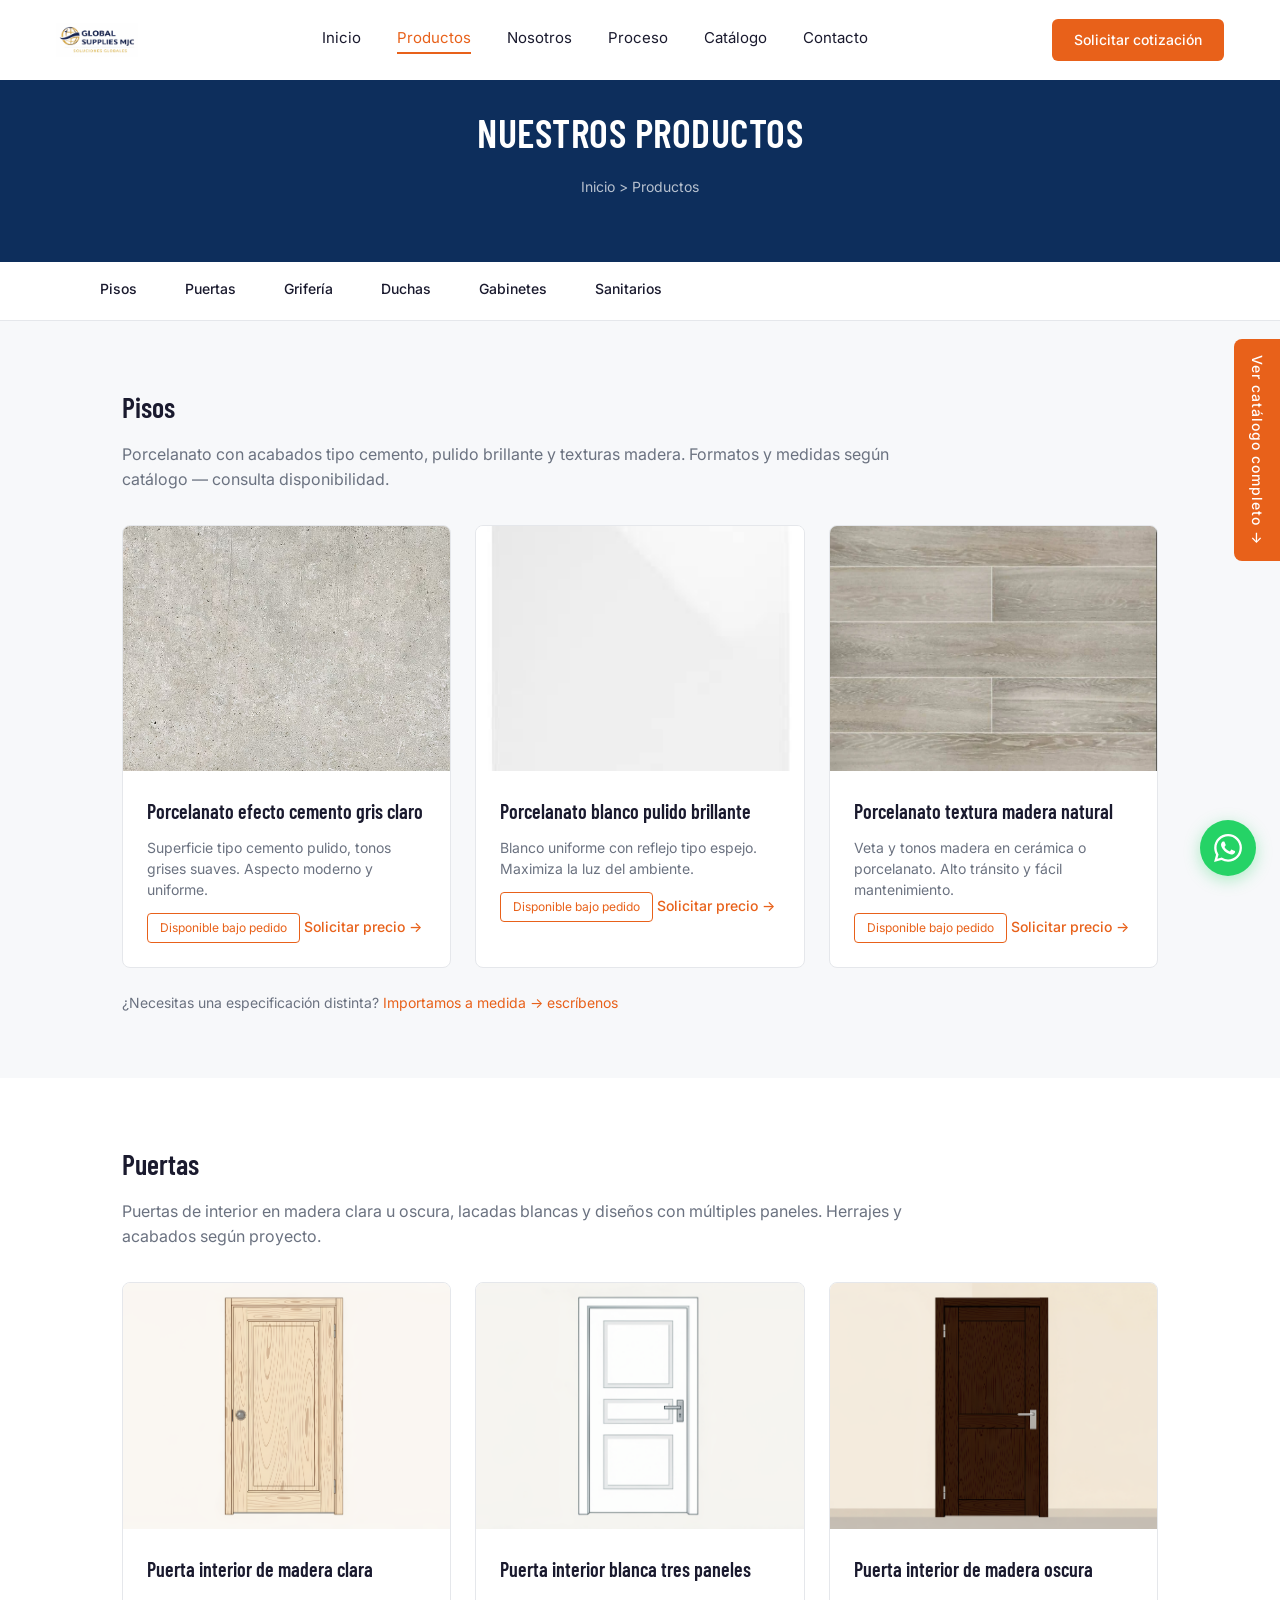
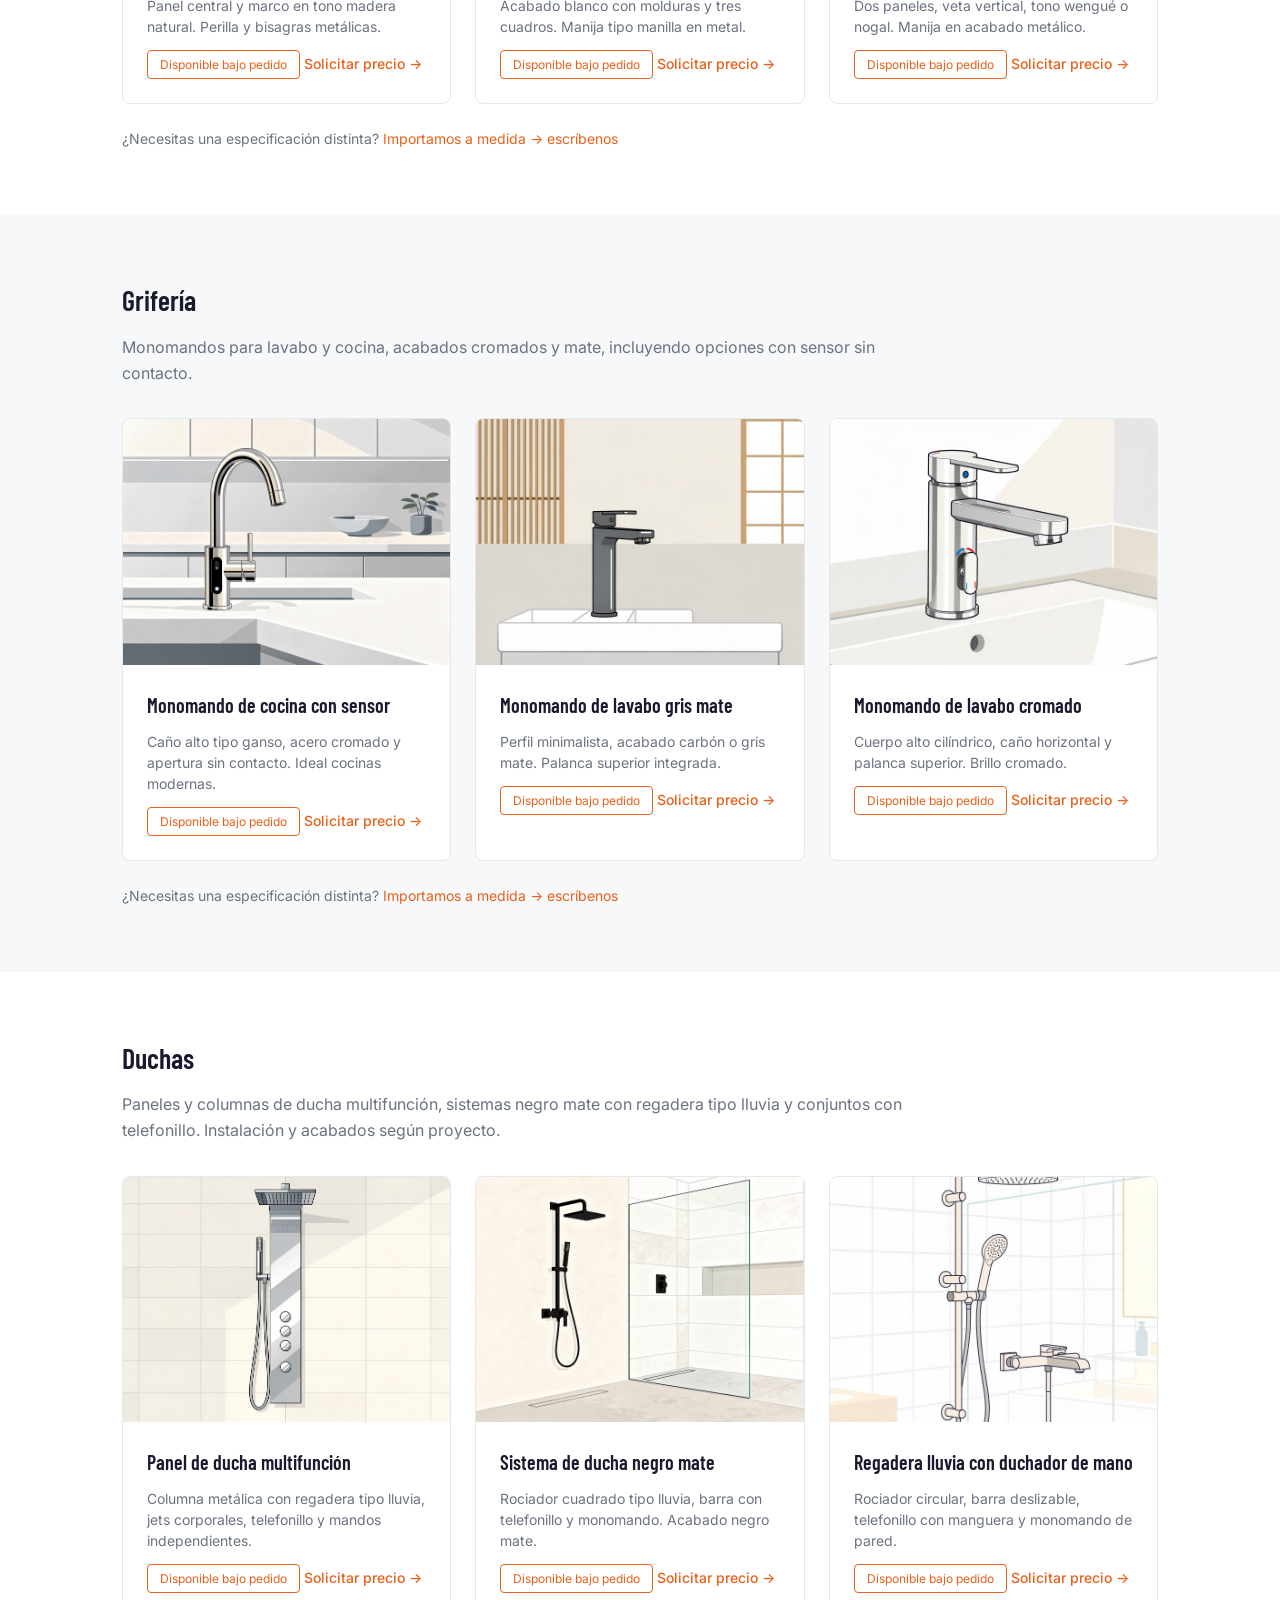
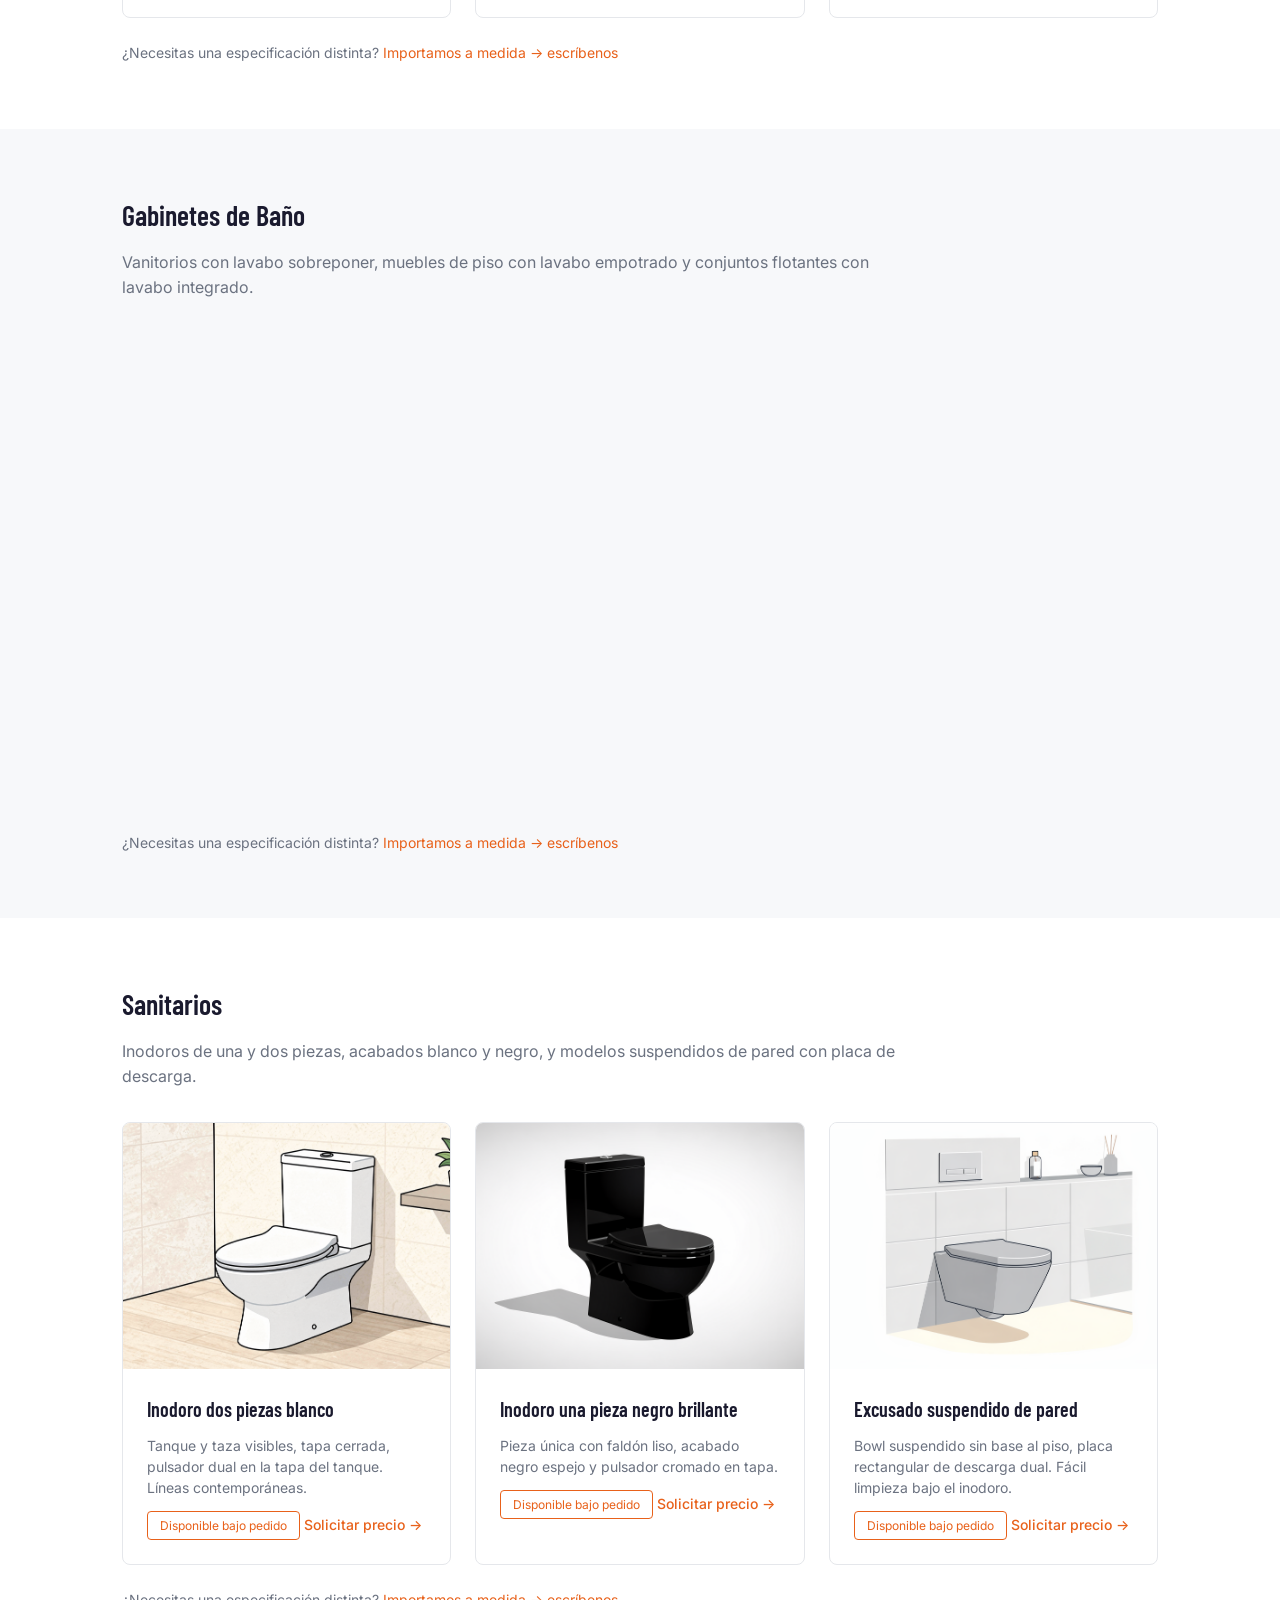
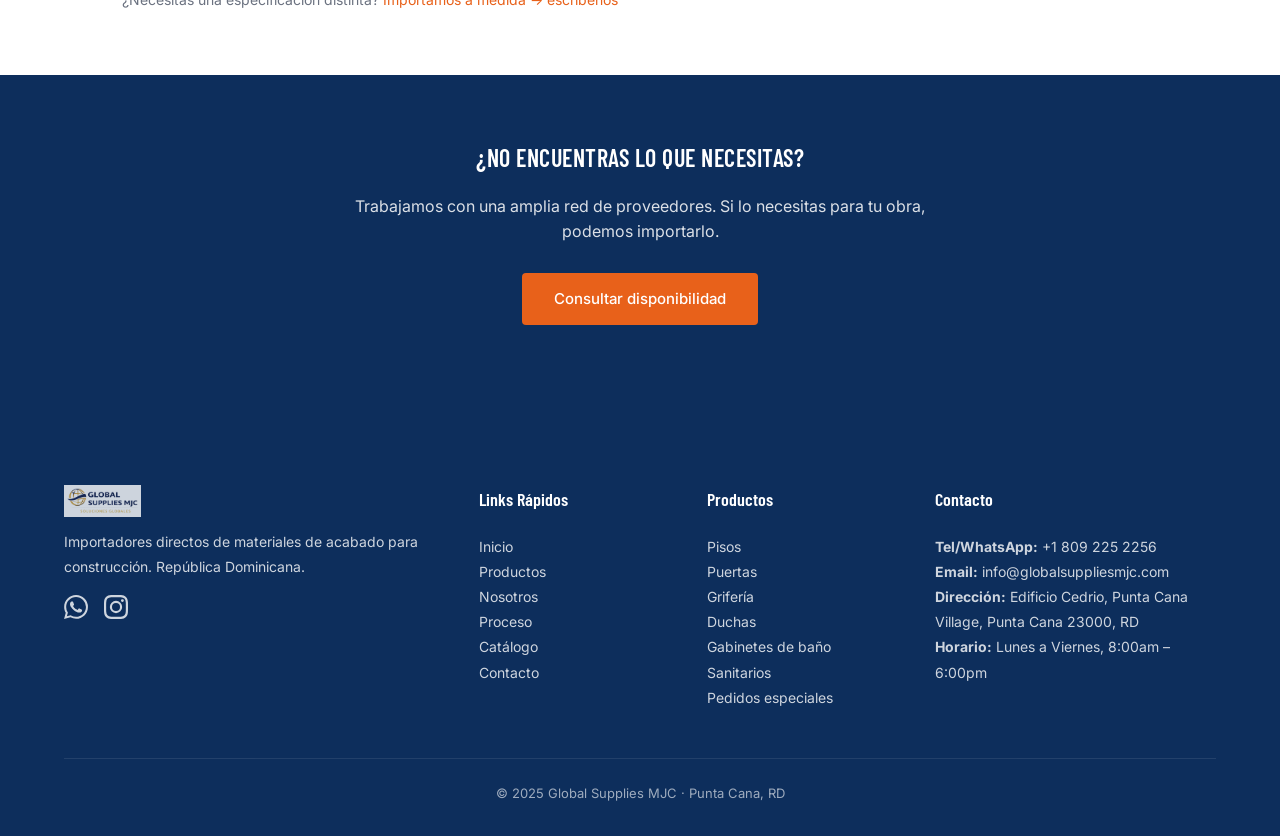
<file: productos.html>
<!DOCTYPE html>
<html lang="es">
<head>
  <meta charset="UTF-8">
  <meta name="viewport" content="width=device-width, initial-scale=1.0">
  <title>Nuestros Productos — Global Supplies MJC | Materiales de Acabado Importados RD</title>
  <meta name="description" content="Porcelanato importado, puertas PVC, grifería, gabinetes de baño, duchas y sanitarios importados en República Dominicana. Importación directa para tu proyecto.">
  <meta name="keywords" content="porcelanato importado RD, puertas PVC República Dominicana, grifería importada Santo Domingo, gabinetes de baño RD, duchas importadas República Dominicana, sanitarios importados RD">
  <meta name="author" content="Global Supplies MJC">
  <meta name="robots" content="index, follow">
  <link rel="canonical" href="https://globalsuppliesmjc.com/productos.html">
  <link rel="icon" type="image/svg+xml" href="favicon.svg">

  <!-- Open Graph -->
  <meta property="og:type" content="website">
  <meta property="og:url" content="https://globalsuppliesmjc.com/productos.html">
  <meta property="og:title" content="Nuestros Productos — Global Supplies MJC">
  <meta property="og:description" content="Catálogo de pisos, puertas, grifería, duchas, gabinetes y sanitarios importados en República Dominicana.">
  <meta property="og:image" content="https://globalsuppliesmjc.com/images/hero-bg.jpg">

  <!-- Fonts -->
  <link rel="preconnect" href="https://fonts.googleapis.com">
  <link rel="preconnect" href="https://fonts.gstatic.com" crossorigin>
  <link href="https://fonts.googleapis.com/css2?family=Barlow+Condensed:wght@400;500;600;700&family=Inter:wght@400;500;600&display=swap" rel="stylesheet">

  <link rel="stylesheet" href="styles.css">
</head>
<body>

  <!-- ==================== NAVBAR ==================== -->
  <nav class="navbar" id="navbar">
    <div class="container">
      <a href="index.html" class="logo"><img src="images/GSMJC.png" alt="Global Supplies MJC" width="814" height="338" decoding="async"></a>
      <div class="nav-links">
        <a href="index.html">Inicio</a>
        <a href="productos.html" class="active">Productos</a>
        <a href="nosotros.html">Nosotros</a>
        <a href="proceso.html">Proceso</a>
        <a href="catalogo.html">Catálogo</a>
        <a href="contacto.html">Contacto</a>
      </div>
      <a href="https://wa.me/18092252256?text=Hola,%20quiero%20solicitar%20una%20cotización" class="nav-cta" target="_blank">Solicitar cotización</a>
      <div class="hamburger" id="hamburger" onclick="toggleMenu()">
        <span></span>
        <span></span>
        <span></span>
      </div>
    </div>
    <div class="mobile-menu" id="mobileMenu">
      <a href="index.html">Inicio</a>
      <a href="productos.html" class="active">Productos</a>
      <a href="nosotros.html">Nosotros</a>
      <a href="proceso.html">Proceso</a>
      <a href="catalogo.html">Catálogo</a>
      <a href="contacto.html">Contacto</a>
      <a href="https://wa.me/18092252256?text=Hola,%20quiero%20solicitar%20una%20cotización" class="nav-cta" target="_blank">Solicitar cotización</a>
    </div>
  </nav>

  <!-- ==================== BANNER SUPERIOR ==================== -->
  <section class="page-banner">
    <h1>Nuestros Productos</h1>
    <div class="breadcrumb">Inicio &gt; Productos</div>
  </section>

  <!-- ==================== STICKY TABS ==================== -->
  <div class="cat-tabs">
    <div class="container">
      <a href="#pisos">Pisos</a>
      <a href="#puertas">Puertas</a>
      <a href="#griferia">Grifería</a>
      <a href="#duchas">Duchas</a>
      <a href="#gabinetes">Gabinetes</a>
      <a href="#sanitarios">Sanitarios</a>
    </div>
  </div>

  <!-- ==================== PISOS ==================== -->
  <section class="product-section" id="pisos">
    <div class="container">
      <h2>Pisos</h2>
      <p class="desc">Porcelanato con acabados tipo cemento, pulido brillante y texturas madera. Formatos y medidas según catálogo — consulta disponibilidad.</p>
      <div class="product-grid">
        <div class="product-card fade-up">
          <div class="img-wrap">
            <img src="images/porcelanato/HarleyLightGreyConcreteEffectPorcelainTiles.avif" alt="Porcelanato efecto cemento gris claro acabado continuo" loading="lazy" width="400" height="300">
          </div>
          <div class="info">
            <h3>Porcelanato efecto cemento gris claro</h3>
            <p class="description">Superficie tipo cemento pulido, tonos grises suaves. Aspecto moderno y uniforme.</p>
            <span class="badge">Disponible bajo pedido</span>
            <a href="https://wa.me/18092252256?text=Hola,%20quiero%20cotizar%20porcelanato%20efecto%20cemento%20gris%20claro" class="action" target="_blank">Solicitar precio →</a>
          </div>
        </div>
        <div class="product-card fade-up">
          <div class="img-wrap">
            <img src="images/porcelanato/white%20glossy.jpeg" alt="Porcelanato blanco pulido brillante acabado espejo" loading="lazy" width="400" height="300">
          </div>
          <div class="info">
            <h3>Porcelanato blanco pulido brillante</h3>
            <p class="description">Blanco uniforme con reflejo tipo espejo. Maximiza la luz del ambiente.</p>
            <span class="badge">Disponible bajo pedido</span>
            <a href="https://wa.me/18092252256?text=Hola,%20quiero%20cotizar%20porcelanato%20blanco%20pulido%20brillante" class="action" target="_blank">Solicitar precio →</a>
          </div>
        </div>
        <div class="product-card fade-up">
          <div class="img-wrap">
            <img src="images/porcelanato/textura%20madera.webp" alt="Porcelanato textura madera natural veta realista" loading="lazy" width="400" height="300">
          </div>
          <div class="info">
            <h3>Porcelanato textura madera natural</h3>
            <p class="description">Veta y tonos madera en cerámica o porcelanato. Alto tránsito y fácil mantenimiento.</p>
            <span class="badge">Disponible bajo pedido</span>
            <a href="https://wa.me/18092252256?text=Hola,%20quiero%20cotizar%20porcelanato%20textura%20madera%20natural" class="action" target="_blank">Solicitar precio →</a>
          </div>
        </div>
      </div>
      <p style="margin-top: 24px; font-size: 14px; color: var(--gris-medio);">¿Necesitas una especificación distinta? <a href="https://wa.me/18092252256?text=Hola,%20necesito%20una%20especificación%20distinta%20de%20pisos" style="color: var(--naranja);" target="_blank">Importamos a medida → escríbenos</a></p>
    </div>
  </section>

  <!-- ==================== PUERTAS ==================== -->
  <section class="product-section" id="puertas">
    <div class="container">
      <h2>Puertas</h2>
      <p class="desc">Puertas de interior en madera clara u oscura, lacadas blancas y diseños con múltiples paneles. Herrajes y acabados según proyecto.</p>
      <div class="product-grid">
        <div class="product-card fade-up">
          <div class="img-wrap">
            <img src="images/puertas/hpiLYhENAFzKDiXjqFJ_B.png" alt="Puerta interior de madera clara con panel y marco a juego" loading="lazy" width="400" height="300">
          </div>
          <div class="info">
            <h3>Puerta interior de madera clara</h3>
            <p class="description">Panel central y marco en tono madera natural. Perilla y bisagras metálicas.</p>
            <span class="badge">Disponible bajo pedido</span>
            <a href="https://wa.me/18092252256?text=Hola,%20quiero%20cotizar%20puerta%20interior%20de%20madera%20clara" class="action" target="_blank">Solicitar precio →</a>
          </div>
        </div>
        <div class="product-card fade-up">
          <div class="img-wrap">
            <img src="images/puertas/IY3LUvpXmvGlnQswwGk4m.png" alt="Puerta interior blanca de tres paneles con manilla cromada" loading="lazy" width="400" height="300">
          </div>
          <div class="info">
            <h3>Puerta interior blanca tres paneles</h3>
            <p class="description">Acabado blanco con molduras y tres cuadros. Manija tipo manilla en metal.</p>
            <span class="badge">Disponible bajo pedido</span>
            <a href="https://wa.me/18092252256?text=Hola,%20quiero%20cotizar%20puerta%20interior%20blanca%20tres%20paneles" class="action" target="_blank">Solicitar precio →</a>
          </div>
        </div>
        <div class="product-card fade-up">
          <div class="img-wrap">
            <img src="images/puertas/iHHXNIN3NUOxKXHYrhGwp.png" alt="Puerta interior de madera oscura dos paneles con manilla" loading="lazy" width="400" height="300">
          </div>
          <div class="info">
            <h3>Puerta interior de madera oscura</h3>
            <p class="description">Dos paneles, veta vertical, tono wengué o nogal. Manija en acabado metálico.</p>
            <span class="badge">Disponible bajo pedido</span>
            <a href="https://wa.me/18092252256?text=Hola,%20quiero%20cotizar%20puerta%20interior%20de%20madera%20oscura" class="action" target="_blank">Solicitar precio →</a>
          </div>
        </div>
      </div>
      <p style="margin-top: 24px; font-size: 14px; color: var(--gris-medio);">¿Necesitas una especificación distinta? <a href="https://wa.me/18092252256?text=Hola,%20necesito%20una%20especificación%20distinta%20de%20puertas" style="color: var(--naranja);" target="_blank">Importamos a medida → escríbenos</a></p>
    </div>
  </section>

  <!-- ==================== GRIFERÍA ==================== -->
  <section class="product-section" id="griferia">
    <div class="container">
      <h2>Grifería</h2>
      <p class="desc">Monomandos para lavabo y cocina, acabados cromados y mate, incluyendo opciones con sensor sin contacto.</p>
      <div class="product-grid">
        <div class="product-card fade-up">
          <div class="img-wrap">
            <img src="images/griferias/ZtNtrNnGupD86f9A94yt4.png" alt="Monomando de cocina con sensor táctil y caño alto cromado" loading="lazy" width="400" height="300">
          </div>
          <div class="info">
            <h3>Monomando de cocina con sensor</h3>
            <p class="description">Caño alto tipo ganso, acero cromado y apertura sin contacto. Ideal cocinas modernas.</p>
            <span class="badge">Disponible bajo pedido</span>
            <a href="https://wa.me/18092252256?text=Hola,%20quiero%20cotizar%20monomando%20de%20cocina%20con%20sensor" class="action" target="_blank">Solicitar precio →</a>
          </div>
        </div>
        <div class="product-card fade-up">
          <div class="img-wrap">
            <img src="images/griferias/lprvv12kSl4yghzYnpSbn.png" alt="Monomando de lavabo gris mate minimalista" loading="lazy" width="400" height="300">
          </div>
          <div class="info">
            <h3>Monomando de lavabo gris mate</h3>
            <p class="description">Perfil minimalista, acabado carbón o gris mate. Palanca superior integrada.</p>
            <span class="badge">Disponible bajo pedido</span>
            <a href="https://wa.me/18092252256?text=Hola,%20quiero%20cotizar%20monomando%20de%20lavabo%20gris%20mate" class="action" target="_blank">Solicitar precio →</a>
          </div>
        </div>
        <div class="product-card fade-up">
          <div class="img-wrap">
            <img src="images/griferias/wjMR7KGUFK37_yQeUMKEc.png" alt="Monomando de lavabo cromado cilíndrico con caño recto" loading="lazy" width="400" height="300">
          </div>
          <div class="info">
            <h3>Monomando de lavabo cromado</h3>
            <p class="description">Cuerpo alto cilíndrico, caño horizontal y palanca superior. Brillo cromado.</p>
            <span class="badge">Disponible bajo pedido</span>
            <a href="https://wa.me/18092252256?text=Hola,%20quiero%20cotizar%20monomando%20de%20lavabo%20cromado" class="action" target="_blank">Solicitar precio →</a>
          </div>
        </div>
      </div>
      <p style="margin-top: 24px; font-size: 14px; color: var(--gris-medio);">¿Necesitas una especificación distinta? <a href="https://wa.me/18092252256?text=Hola,%20necesito%20una%20especificación%20distinta%20de%20grifería" style="color: var(--naranja);" target="_blank">Importamos a medida → escríbenos</a></p>
    </div>
  </section>

  <!-- ==================== DUCHAS ==================== -->
  <section class="product-section" id="duchas">
    <div class="container">
      <h2>Duchas</h2>
      <p class="desc">Paneles y columnas de ducha multifunción, sistemas negro mate con regadera tipo lluvia y conjuntos con telefonillo. Instalación y acabados según proyecto.</p>
      <div class="product-grid">
        <div class="product-card fade-up">
          <div class="img-wrap">
            <img src="images/regaderas/RmsQYrpfkurdoWhYCGZyt.png" alt="Panel de ducha vertical con regadera lluvia jets y telefonillo" loading="lazy" width="400" height="300">
          </div>
          <div class="info">
            <h3>Panel de ducha multifunción</h3>
            <p class="description">Columna metálica con regadera tipo lluvia, jets corporales, telefonillo y mandos independientes.</p>
            <span class="badge">Disponible bajo pedido</span>
            <a href="https://wa.me/18092252256?text=Hola,%20quiero%20cotizar%20panel%20de%20ducha%20multifunción" class="action" target="_blank">Solicitar precio →</a>
          </div>
        </div>
        <div class="product-card fade-up">
          <div class="img-wrap">
            <img src="images/regaderas/ryykQO5VQEg4EukcvS5Ym.png" alt="Sistema de ducha negro mate regadera lluvia cuadrada y telefonillo" loading="lazy" width="400" height="300">
          </div>
          <div class="info">
            <h3>Sistema de ducha negro mate</h3>
            <p class="description">Rociador cuadrado tipo lluvia, barra con telefonillo y monomando. Acabado negro mate.</p>
            <span class="badge">Disponible bajo pedido</span>
            <a href="https://wa.me/18092252256?text=Hola,%20quiero%20cotizar%20sistema%20de%20ducha%20negro%20mate" class="action" target="_blank">Solicitar precio →</a>
          </div>
        </div>
        <div class="product-card fade-up">
          <div class="img-wrap">
            <img src="images/regaderas/wJCwBOKujuxU_9hNORxQ6.png" alt="Sistema de regadera lluvia redonda con barra y duchador de mano" loading="lazy" width="400" height="300">
          </div>
          <div class="info">
            <h3>Regadera lluvia con duchador de mano</h3>
            <p class="description">Rociador circular, barra deslizable, telefonillo con manguera y monomando de pared.</p>
            <span class="badge">Disponible bajo pedido</span>
            <a href="https://wa.me/18092252256?text=Hola,%20quiero%20cotizar%20regadera%20lluvia%20con%20duchador%20de%20mano" class="action" target="_blank">Solicitar precio →</a>
          </div>
        </div>
      </div>
      <p style="margin-top: 24px; font-size: 14px; color: var(--gris-medio);">¿Necesitas una especificación distinta? <a href="https://wa.me/18092252256?text=Hola,%20necesito%20una%20especificación%20distinta%20de%20duchas" style="color: var(--naranja);" target="_blank">Importamos a medida → escríbenos</a></p>
    </div>
  </section>

  <!-- ==================== GABINETES DE BAÑO ==================== -->
  <section class="product-section" id="gabinetes">
    <div class="container">
      <h2>Gabinetes de Baño</h2>
      <p class="desc">Vanitorios con lavabo sobreponer, muebles de piso con lavabo empotrado y conjuntos flotantes con lavabo integrado.</p>
      <div class="product-grid">
        <div class="product-card fade-up">
          <div class="img-wrap">
            <img src="images/cabinetes/7MCUYOHX8c2_UYSZD7_ci.png" alt="Vanitorio con lavabo sobreponer y encimera madera clara" loading="lazy" width="400" height="300">
          </div>
          <div class="info">
            <h3>Vanitorio con lavabo sobreponer</h3>
            <p class="description">Lavamanos vaso sobre encimera en madera clara, grifería cromada y ambiente cerámico.</p>
            <span class="badge">Disponible bajo pedido</span>
            <a href="https://wa.me/18092252256?text=Hola,%20quiero%20cotizar%20vanitorio%20con%20lavabo%20sobreponer" class="action" target="_blank">Solicitar precio →</a>
          </div>
        </div>
        <div class="product-card fade-up">
          <div class="img-wrap">
            <img src="images/cabinetes/XljAMMLG4Sta_8Wr0FyJw.png" alt="Mueble de baño con lavabo ovalado empotrado y espejo" loading="lazy" width="400" height="300">
          </div>
          <div class="info">
            <h3>Mueble de baño con lavabo y espejo</h3>
            <p class="description">Gabinete de dos puertas, lavabo oval empotrado, grifería monomando y espejo marco fino.</p>
            <span class="badge">Disponible bajo pedido</span>
            <a href="https://wa.me/18092252256?text=Hola,%20quiero%20cotizar%20mueble%20de%20baño%20con%20lavabo%20y%20espejo" class="action" target="_blank">Solicitar precio →</a>
          </div>
        </div>
        <div class="product-card fade-up">
          <div class="img-wrap">
            <img src="images/cabinetes/cZdsh27JK16V3XebNwUQT.png" alt="Vanitorio flotante madera con lavabo integrado blanco" loading="lazy" width="400" height="300">
          </div>
          <div class="info">
            <h3>Vanitorio flotante con lavabo integrado</h3>
            <p class="description">Módulo suspendido en madera clara, cubierta y pileta integrada recta, grifería cromada.</p>
            <span class="badge">Disponible bajo pedido</span>
            <a href="https://wa.me/18092252256?text=Hola,%20quiero%20cotizar%20vanitorio%20flotante%20con%20lavabo%20integrado" class="action" target="_blank">Solicitar precio →</a>
          </div>
        </div>
      </div>
      <p style="margin-top: 24px; font-size: 14px; color: var(--gris-medio);">¿Necesitas una especificación distinta? <a href="https://wa.me/18092252256?text=Hola,%20necesito%20una%20especificación%20distinta%20de%20gabinetes" style="color: var(--naranja);" target="_blank">Importamos a medida → escríbenos</a></p>
    </div>
  </section>

  <!-- ==================== SANITARIOS ==================== -->
  <section class="product-section" id="sanitarios">
    <div class="container">
      <h2>Sanitarios</h2>
      <p class="desc">Inodoros de una y dos piezas, acabados blanco y negro, y modelos suspendidos de pared con placa de descarga.</p>
      <div class="product-grid">
        <div class="product-card fade-up">
          <div class="img-wrap">
            <img src="images/escusados/Kkyl-h6RO1PyFU48emUBn.png" alt="Inodoro dos piezas blanco moderno con descarga dual" loading="lazy" width="400" height="300">
          </div>
          <div class="info">
            <h3>Inodoro dos piezas blanco</h3>
            <p class="description">Tanque y taza visibles, tapa cerrada, pulsador dual en la tapa del tanque. Líneas contemporáneas.</p>
            <span class="badge">Disponible bajo pedido</span>
            <a href="https://wa.me/18092252256?text=Hola,%20quiero%20cotizar%20inodoro%20dos%20piezas%20blanco" class="action" target="_blank">Solicitar precio →</a>
          </div>
        </div>
        <div class="product-card fade-up">
          <div class="img-wrap">
            <img src="images/escusados/MjLxF9QH8ZCJU4LmsYExN.png" alt="Inodoro una pieza negro brillante con faldón cerrado" loading="lazy" width="400" height="300">
          </div>
          <div class="info">
            <h3>Inodoro una pieza negro brillante</h3>
            <p class="description">Pieza única con faldón liso, acabado negro espejo y pulsador cromado en tapa.</p>
            <span class="badge">Disponible bajo pedido</span>
            <a href="https://wa.me/18092252256?text=Hola,%20quiero%20cotizar%20inodoro%20una%20pieza%20negro%20brillante" class="action" target="_blank">Solicitar precio →</a>
          </div>
        </div>
        <div class="product-card fade-up">
          <div class="img-wrap">
            <img src="images/escusados/POWLX39XmFSJXtmyrgPgY.png" alt="Excusado suspendido de pared con placa de descarga dual" loading="lazy" width="400" height="300">
          </div>
          <div class="info">
            <h3>Excusado suspendido de pared</h3>
            <p class="description">Bowl suspendido sin base al piso, placa rectangular de descarga dual. Fácil limpieza bajo el inodoro.</p>
            <span class="badge">Disponible bajo pedido</span>
            <a href="https://wa.me/18092252256?text=Hola,%20quiero%20cotizar%20excusado%20suspendido%20de%20pared" class="action" target="_blank">Solicitar precio →</a>
          </div>
        </div>
      </div>
      <p style="margin-top: 24px; font-size: 14px; color: var(--gris-medio);">¿Necesitas una especificación distinta? <a href="https://wa.me/18092252256?text=Hola,%20necesito%20una%20especificación%20distinta%20de%20sanitarios" style="color: var(--naranja);" target="_blank">Importamos a medida → escríbenos</a></p>
    </div>
  </section>

  <!-- ==================== BANNER FINAL ==================== -->
  <section class="banner-section bg-blue">
    <div class="container max-w-700">
      <h2>¿No encuentras lo que necesitas?</h2>
      <p>Trabajamos con una amplia red de proveedores. Si lo necesitas para tu obra, podemos importarlo.</p>
      <a href="https://wa.me/18092252256?text=Hola,%20quiero%20consultar%20disponibilidad%20de%20un%20producto" class="btn btn-primary" target="_blank">Consultar disponibilidad</a>
    </div>
  </section>

  <!-- ==================== SIDEBAR CATÁLOGO (Desktop) ==================== -->
  <a href="images/Catalogo-GS2026.pdf" class="catalog-sidebar" target="_blank" rel="noopener">Ver catálogo completo →</a>

  <!-- ==================== FOOTER ==================== -->
  <footer class="footer">
    <div class="footer-grid">
      <div class="footer-col">
        <a href="index.html" class="footer-logo"><img src="images/GSMJC.png" alt="Global Supplies MJC" width="814" height="338" decoding="async"></a>
        <p>Importadores directos de materiales de acabado para construcción. República Dominicana.</p>
        <div class="footer-social">
          <a href="https://wa.me/18092252256" target="_blank" aria-label="WhatsApp">
            <svg width="24" height="24" viewBox="0 0 24 24" fill="currentColor"><path d="M17.472 14.382c-.297-.149-1.758-.867-2.03-.967-.273-.099-.471-.148-.67.15-.197.297-.767.966-.94 1.164-.173.199-.347.223-.644.075-.297-.15-1.255-.463-2.39-1.475-.883-.788-1.48-1.761-1.653-2.059-.173-.297-.018-.458.13-.606.134-.133.298-.347.446-.52.149-.174.198-.298.298-.497.099-.198.05-.371-.025-.52-.075-.149-.669-1.612-.916-2.207-.242-.579-.487-.5-.669-.51-.173-.008-.371-.01-.57-.01-.198 0-.52.074-.792.372-.272.297-1.04 1.016-1.04 2.479 0 1.462 1.065 2.875 1.213 3.074.149.198 2.096 3.2 5.077 4.487.709.306 1.262.489 1.694.625.712.227 1.36.195 1.871.118.571-.085 1.758-.719 2.006-1.413.248-.694.248-1.289.173-1.413-.074-.124-.272-.198-.57-.347m-5.421 7.403h-.004a9.87 9.87 0 01-5.031-1.378l-.361-.214-3.741.982.998-3.648-.235-.374a9.86 9.86 0 01-1.51-5.26c.001-5.45 4.436-9.884 9.888-9.884 2.64 0 5.122 1.03 6.988 2.898a9.825 9.825 0 012.893 6.994c-.003 5.45-4.437 9.884-9.885 9.884m8.413-18.297A11.815 11.815 0 0012.05 0C5.495 0 .16 5.335.157 11.892c0 2.096.547 4.142 1.588 5.945L.057 24l6.305-1.654a11.882 11.882 0 005.683 1.448h.005c6.554 0 11.89-5.335 11.893-11.893a11.821 11.821 0 00-3.48-8.413z"/></svg>
          </a>
          <a href="[INSERTAR Instagram]" target="_blank" aria-label="Instagram">
            <svg width="24" height="24" viewBox="0 0 24 24" fill="currentColor"><path d="M12 2.163c3.204 0 3.584.012 4.85.07 3.252.148 4.771 1.691 4.919 4.919.058 1.265.069 1.645.069 4.849 0 3.205-.012 3.584-.069 4.849-.149 3.225-1.664 4.771-4.919 4.919-1.266.058-1.644.07-4.85.07-3.204 0-3.584-.012-4.849-.07-3.26-.149-4.771-1.699-4.919-4.92-.058-1.265-.07-1.644-.07-4.849 0-3.204.013-3.583.07-4.849.149-3.227 1.664-4.771 4.919-4.919 1.266-.057 1.645-.069 4.849-.069zM12 0C8.741 0 8.333.014 7.053.072 2.695.272.273 2.69.073 7.052.014 8.333 0 8.741 0 12c0 3.259.014 3.668.072 4.948.2 4.358 2.618 6.78 6.98 6.98C8.333 23.986 8.741 24 12 24c3.259 0 3.668-.014 4.948-.072 4.354-.2 6.782-2.618 6.979-6.98.059-1.28.073-1.689.073-4.948 0-3.259-.014-3.667-.072-4.947-.196-4.354-2.617-6.78-6.979-6.98C15.668.014 15.259 0 12 0zm0 5.838a6.162 6.162 0 100 12.324 6.162 6.162 0 000-12.324zM12 16a4 4 0 110-8 4 4 0 010 8zm6.406-11.845a1.44 1.44 0 100 2.881 1.44 1.44 0 000-2.881z"/></svg>
          </a>
        </div>
      </div>
      <div class="footer-col">
        <h4>Links Rápidos</h4>
        <a href="index.html">Inicio</a>
        <a href="productos.html">Productos</a>
        <a href="nosotros.html">Nosotros</a>
        <a href="proceso.html">Proceso</a>
        <a href="catalogo.html">Catálogo</a>
        <a href="contacto.html">Contacto</a>
      </div>
      <div class="footer-col">
        <h4>Productos</h4>
        <a href="productos.html#pisos">Pisos</a>
        <a href="productos.html#puertas">Puertas</a>
        <a href="productos.html#griferia">Grifería</a>
        <a href="productos.html#duchas">Duchas</a>
        <a href="productos.html#gabinetes">Gabinetes de baño</a>
        <a href="productos.html#sanitarios">Sanitarios</a>
        <a href="index.html#pedidos-especiales">Pedidos especiales</a>
      </div>
      <div class="footer-col">
        <h4>Contacto</h4>
        <p><strong>Tel/WhatsApp:</strong> +1 809 225 2256</p>
        <p><strong>Email:</strong> info@globalsuppliesmjc.com</p>
        <p><strong>Dirección:</strong> Edificio Cedrio, Punta Cana Village, Punta Cana 23000, RD</p>
        <p><strong>Horario:</strong> Lunes a Viernes, 8:00am – 6:00pm</p>
      </div>
    </div>
    <div class="footer-bottom">
      © 2025 Global Supplies MJC · Punta Cana, RD
    </div>
  </footer>

  <!-- ==================== FLOATING WHATSAPP ==================== -->
  <a href="https://wa.me/18092252256?text=Hola,%20quiero%20más%20información" class="whatsapp-float" target="_blank" aria-label="Escríbenos por WhatsApp">
    <span class="whatsapp-tooltip">Escríbenos por WhatsApp</span>
    <svg viewBox="0 0 24 24" fill="white"><path d="M17.472 14.382c-.297-.149-1.758-.867-2.03-.967-.273-.099-.471-.148-.67.15-.197.297-.767.966-.94 1.164-.173.199-.347.223-.644.075-.297-.15-1.255-.463-2.39-1.475-.883-.788-1.48-1.761-1.653-2.059-.173-.297-.018-.458.13-.606.134-.133.298-.347.446-.52.149-.174.198-.298.298-.497.099-.198.05-.371-.025-.52-.075-.149-.669-1.612-.916-2.207-.242-.579-.487-.5-.669-.51-.173-.008-.371-.01-.57-.01-.198 0-.52.074-.792.372-.272.297-1.04 1.016-1.04 2.479 0 1.462 1.065 2.875 1.213 3.074.149.198 2.096 3.2 5.077 4.487.709.306 1.262.489 1.694.625.712.227 1.36.195 1.871.118.571-.085 1.758-.719 2.006-1.413.248-.694.248-1.289.173-1.413-.074-.124-.272-.198-.57-.347m-5.421 7.403h-.004a9.87 9.87 0 01-5.031-1.378l-.361-.214-3.741.982.998-3.648-.235-.374a9.86 9.86 0 01-1.51-5.26c.001-5.45 4.436-9.884 9.888-9.884 2.64 0 5.122 1.03 6.988 2.898a9.825 9.825 0 012.893 6.994c-.003 5.45-4.437 9.884-9.885 9.884m8.413-18.297A11.815 11.815 0 0012.05 0C5.495 0 .16 5.335.157 11.892c0 2.096.547 4.142 1.588 5.945L.057 24l6.305-1.654a11.882 11.882 0 005.683 1.448h.005c6.554 0 11.89-5.335 11.893-11.893a11.821 11.821 0 00-3.48-8.413z"/></svg>
  </a>

  <!-- ==================== SCRIPTS ==================== -->
  <script>
    // Navbar scroll shadow
    window.addEventListener('scroll', function() {
      document.getElementById('navbar').classList.toggle('scrolled', window.scrollY > 10);
    });

    // Mobile menu toggle
    function toggleMenu() {
      document.getElementById('hamburger').classList.toggle('active');
      document.getElementById('mobileMenu').classList.toggle('active');
    }

    // Fade up animation
    const observer = new IntersectionObserver((entries) => {
      entries.forEach(entry => {
        if (entry.isIntersecting) {
          entry.target.classList.add('visible');
        }
      });
    }, { threshold: 0.1 });
    document.querySelectorAll('.fade-up').forEach(el => observer.observe(el));

    // Active tab on scroll
    const sections = document.querySelectorAll('.product-section[id]');
    const tabs = document.querySelectorAll('.cat-tabs a');
    window.addEventListener('scroll', () => {
      let current = '';
      sections.forEach(section => {
        const sectionTop = section.offsetTop;
        if (scrollY >= sectionTop - 150) {
          current = section.getAttribute('id');
        }
      });
      tabs.forEach(tab => {
        tab.classList.remove('active');
        if (tab.getAttribute('href') === '#' + current) {
          tab.classList.add('active');
        }
      });
    });
  </script>

</body>
</html>
</file>
<file: styles.css>
/* =============================================
   GLOBAL SUPPLIES MJC — STYLES.CSS
   Hoja de estilos global compartida
   Mobile-first, breakpoints: 768px, 1200px
   ============================================= */

/* --- Reset & Base --- */
*, *::before, *::after { margin: 0; padding: 0; box-sizing: border-box; }

:root {
  --azul-profundo: #0D2E5C;
  --naranja: #E8611A;
  --blanco: #FFFFFF;
  --gris-claro: #F7F8FA;
  --texto: #1A1A2E;
  --gris-medio: #6B7280;
  --borde: #E5E7EB;
  --naranja-hover: #D45510;
  --azul-hover: #0A2245;
  --whatsapp: #25D366;
  --font-title: 'Barlow Condensed', sans-serif;
  --font-body: 'Inter', sans-serif;
  --navbar-height: 80px;
}

html { scroll-behavior: smooth; }

body {
  font-family: var(--font-body);
  color: var(--texto);
  background: var(--blanco);
  line-height: 1.6;
  font-size: 16px;
  overflow-x: hidden;
}

img { max-width: 100%; height: auto; display: block; }

a { text-decoration: none; color: inherit; transition: color 0.3s, opacity 0.3s; }

ul { list-style: none; }

.container { width: 100%; max-width: 1200px; margin: 0 auto; padding: 0 5%; }

/* --- Animations --- */
@keyframes fadeUp {
  from { opacity: 0; transform: translateY(24px); }
  to   { opacity: 1; transform: translateY(0); }
}

.fade-up {
  opacity: 0;
  transform: translateY(24px);
  transition: opacity 0.6s cubic-bezier(0.25, 0.46, 0.45, 0.94), transform 0.6s cubic-bezier(0.25, 0.46, 0.45, 0.94);
}
.fade-up.visible {
  opacity: 1;
  transform: translateY(0);
}

/* --- Buttons --- */
.btn {
  display: inline-block;
  padding: 14px 32px;
  border-radius: 4px;
  font-family: var(--font-body);
  font-size: 15px;
  font-weight: 500;
  cursor: pointer;
  transition: background 0.3s, transform 0.2s, box-shadow 0.3s;
  border: none;
  text-align: center;
}
.btn:hover { transform: translateY(-2px); }

.btn-primary {
  background: var(--naranja);
  color: var(--blanco);
}
.btn-primary:hover { background: var(--naranja-hover); box-shadow: 0 4px 16px rgba(232, 97, 26, 0.35); }

.btn-secondary {
  background: transparent;
  color: var(--blanco);
  border: 2px solid var(--blanco);
}
.btn-secondary:hover { background: rgba(255,255,255,0.1); }

.btn-blue {
  background: var(--azul-profundo);
  color: var(--blanco);
}
.btn-blue:hover { background: var(--azul-hover); box-shadow: 0 4px 16px rgba(13, 46, 92, 0.35); }

.btn-whatsapp {
  background: var(--whatsapp);
  color: var(--blanco);
  padding: 14px 32px;
  border-radius: 4px;
  font-weight: 500;
  display: inline-flex;
  align-items: center;
  gap: 8px;
}
.btn-whatsapp:hover { background: #1DA851; transform: translateY(-2px); }

/* --- Navbar --- */
.navbar {
  position: fixed;
  top: 0;
  left: 0;
  width: 100%;
  z-index: 100;
  background: var(--blanco);
  height: var(--navbar-height);
  transition: box-shadow 0.3s;
}
.navbar.scrolled { box-shadow: 0 2px 12px rgba(0,0,0,0.08); }

.navbar .container {
  display: flex;
  align-items: center;
  justify-content: space-between;
  height: 100%;
  gap: clamp(16px, 3vw, 36px);
  padding: 0 clamp(20px, 5vw, 56px);
  max-width: 1320px;
}

.logo {
  display: inline-flex;
  align-items: center;
  line-height: 0;
  flex-shrink: 0;
  max-width: min(168px, 42vw);
}
.logo img {
  display: block;
  height: 34px;
  width: auto;
  max-width: 100%;
  object-fit: contain;
  object-position: left center;
}

.nav-links {
  display: none;
  align-items: center;
  gap: clamp(18px, 2.4vw, 32px);
}

.nav-links a {
  font-size: 15px;
  font-weight: 400;
  color: var(--texto);
  position: relative;
  padding-bottom: 4px;
}
.nav-links a::after {
  content: '';
  position: absolute;
  bottom: 0;
  left: 0;
  width: 0;
  height: 2px;
  background: var(--naranja);
  transition: width 0.3s;
}
.nav-links a:hover::after,
.nav-links a.active::after { width: 100%; }
.nav-links a.active { color: var(--naranja); }

.nav-cta {
  display: none;
  align-self: center;
  flex-shrink: 0;
  flex-grow: 0;
  width: max-content;
  max-width: calc(100vw - 32px);
  padding: 12px 22px;
  background: var(--naranja);
  color: var(--blanco);
  border-radius: 6px;
  font-size: 14px;
  font-weight: 500;
  white-space: nowrap;
  line-height: 1.25;
  height: auto;
  box-sizing: border-box;
}
.nav-cta:hover { background: var(--naranja-hover); }

/* Hamburger */
.hamburger {
  display: flex;
  flex-direction: column;
  gap: 5px;
  cursor: pointer;
  padding: 8px;
  z-index: 101;
  flex-shrink: 0;
}
.hamburger span {
  display: block;
  width: 24px;
  height: 2px;
  background: var(--texto);
  transition: transform 0.3s, opacity 0.3s;
}
.hamburger.active span:nth-child(1) { transform: rotate(45deg) translate(5px, 5px); }
.hamburger.active span:nth-child(2) { opacity: 0; }
.hamburger.active span:nth-child(3) { transform: rotate(-45deg) translate(5px, -5px); }

/* Mobile Menu */
.mobile-menu {
  position: fixed;
  top: var(--navbar-height);
  left: 0;
  width: 100%;
  background: var(--blanco);
  padding: 16px 5%;
  box-shadow: 0 8px 24px rgba(0,0,0,0.1);
  transform: translateY(-100%);
  opacity: 0;
  pointer-events: none;
  transition: transform 0.3s, opacity 0.3s;
  z-index: 99;
}
.mobile-menu.active {
  transform: translateY(0);
  opacity: 1;
  pointer-events: all;
}
.mobile-menu a {
  display: block;
  padding: 14px 0;
  font-size: 16px;
  color: var(--texto);
  border-bottom: 1px solid var(--borde);
}
.mobile-menu a.active { color: var(--naranja); }
.mobile-menu .nav-cta {
  display: block;
  margin-top: 16px;
  text-align: center;
  width: 100%;
}

@media (min-width: 768px) {
  .nav-links {
    display: flex;
    flex: 1;
    justify-content: center;
    gap: clamp(20px, 2.8vw, 40px);
    min-width: 0;
    margin: 0 clamp(16px, 2vw, 28px);
  }
  .nav-cta {
    display: inline-flex;
    align-items: center;
    justify-content: center;
  }
  .hamburger { display: none; }
  .mobile-menu { display: none; }
}

/* --- Footer --- */
.footer {
  background: var(--azul-profundo);
  color: var(--blanco);
  padding: 64px 5% 32px;
}

.footer-grid {
  display: grid;
  grid-template-columns: 1fr;
  gap: 40px;
  max-width: 1200px;
  margin: 0 auto;
}

.footer-col h4 {
  font-family: var(--font-title);
  font-weight: 600;
  font-size: 18px;
  margin-bottom: 20px;
}

.footer-col p,
.footer-col a {
  font-size: 14px;
  opacity: 0.8;
  line-height: 1.8;
  display: block;
}

.footer-col a:hover { opacity: 1; }

.footer-logo {
  display: inline-flex;
  align-items: center;
  line-height: 0;
  margin-bottom: 12px;
  max-width: min(148px, 45vw);
}
.footer-logo img {
  display: block;
  height: 32px;
  width: auto;
  max-width: min(148px, 45vw);
  object-fit: contain;
  object-position: left center;
}

.footer-social {
  display: flex;
  gap: 16px;
  margin-top: 16px;
}
.footer-social a {
  display: inline-block;
  opacity: 0.8;
  transition: opacity 0.3s;
}
.footer-social a:hover { opacity: 1; }

.footer-bottom {
  border-top: 1px solid rgba(255,255,255,0.15);
  margin-top: 48px;
  padding-top: 24px;
  max-width: 1200px;
  margin-left: auto;
  margin-right: auto;
  text-align: center;
  font-size: 13px;
  opacity: 0.6;
}

@media (min-width: 768px) {
  .footer-grid { grid-template-columns: 1fr 1fr; }
}
@media (min-width: 1200px) {
  .footer-grid { grid-template-columns: 2fr 1fr 1fr 1.5fr; }
}

/* --- Floating WhatsApp Button --- */
.whatsapp-float {
  position: fixed;
  bottom: 24px;
  right: 24px;
  width: 56px;
  height: 56px;
  background: var(--whatsapp);
  border-radius: 50%;
  display: flex;
  align-items: center;
  justify-content: center;
  box-shadow: 0 4px 16px rgba(37, 211, 102, 0.35);
  z-index: 99;
  cursor: pointer;
  transition: transform 0.3s, box-shadow 0.3s;
}
.whatsapp-float:hover {
  transform: scale(1.08);
  box-shadow: 0 6px 24px rgba(37, 211, 102, 0.5);
}
.whatsapp-float svg { width: 28px; height: 28px; fill: white; }

.whatsapp-tooltip {
  position: absolute;
  right: 68px;
  top: 50%;
  transform: translateY(-50%);
  background: white;
  color: var(--texto);
  padding: 6px 12px;
  border-radius: 4px;
  font-size: 12px;
  white-space: nowrap;
  box-shadow: 0 2px 8px rgba(0,0,0,0.15);
  opacity: 0;
  pointer-events: none;
  transition: opacity 0.3s;
}
.whatsapp-float:hover .whatsapp-tooltip { opacity: 1; }

/* --- Sidebar Catalog Banner (Desktop) --- */
.catalog-sidebar {
  display: none;
  position: fixed;
  right: 0;
  top: 50%;
  transform: translateY(-50%);
  background: var(--naranja);
  color: white;
  padding: 16px 12px;
  writing-mode: vertical-rl;
  border-radius: 8px 0 0 8px;
  font-weight: 500;
  font-size: 14px;
  z-index: 40;
  letter-spacing: 1px;
  transition: background 0.3s;
}
.catalog-sidebar:hover { background: var(--naranja-hover); }

@media (min-width: 1200px) {
  .catalog-sidebar { display: block; }
}

/* =============================================
   HERO SECTION
   ============================================= */
.hero {
  position: relative;
  width: 100%;
  min-height: 100vh;
  display: flex;
  align-items: center;
  justify-content: center;
  background: url('images/hero-bg.jpg') center/cover no-repeat;
  padding: 120px 5% 80px;
}
.hero::before {
  content: '';
  position: absolute;
  inset: 0;
  background: rgba(13, 46, 92, 0.82);
}
.hero-content {
  position: relative;
  z-index: 2;
  max-width: 800px;
  text-align: center;
}
.hero h1 {
  font-family: var(--font-title);
  font-weight: 600;
  font-size: 36px;
  color: var(--blanco);
  text-transform: uppercase;
  letter-spacing: 0.5px;
  line-height: 1.15;
  text-shadow: 0 2px 8px rgba(0,0,0,0.3);
}
.hero .subtitle {
  font-size: 16px;
  color: rgba(255,255,255,0.92);
  margin-top: 20px;
  line-height: 1.6;
}
.hero .hero-buttons {
  display: flex;
  flex-wrap: wrap;
  gap: 16px;
  margin-top: 36px;
  justify-content: center;
}
.hero .badges {
  display: flex;
  flex-wrap: wrap;
  gap: 24px;
  margin-top: 48px;
  justify-content: center;
}
.hero .badge {
  display: flex;
  align-items: center;
  gap: 8px;
  font-size: 14px;
  color: rgba(255,255,255,0.9);
}
.hero .badge svg { flex-shrink: 0; }

@media (min-width: 768px) {
  .hero h1 { font-size: 48px; }
  .hero .subtitle { font-size: 18px; }
}
@media (min-width: 1200px) {
  .hero h1 { font-size: 56px; }
}

/* =============================================
   PAGE BANNERS (Productos, Catalogo, Proceso, Contacto)
   ============================================= */
.page-banner {
  background: var(--azul-profundo);
  padding: 100px 5% 64px;
  text-align: center;
}
.page-banner h1 {
  font-family: var(--font-title);
  font-weight: 600;
  font-size: 32px;
  color: var(--blanco);
  text-transform: uppercase;
  letter-spacing: 0.5px;
}
.page-banner .breadcrumb {
  font-size: 14px;
  color: rgba(255,255,255,0.7);
  margin-top: 12px;
}
.page-banner .subtitle {
  font-size: 16px;
  color: rgba(255,255,255,0.85);
  margin-top: 16px;
  max-width: 700px;
  margin-left: auto;
  margin-right: auto;
}

@media (min-width: 768px) {
  .page-banner h1 { font-size: 40px; }
}

/* Nosotros Banner */
.about-banner {
  position: relative;
  width: 100%;
  min-height: 400px;
  height: 50vh;
  display: flex;
  align-items: flex-end;
  justify-content: center;
  background: url('images/nosotros-bg.jpg') center/cover no-repeat;
  padding: 0 5% 64px;
}
.about-banner::before {
  content: '';
  position: absolute;
  inset: 0;
  background: rgba(13, 46, 92, 0.78);
}
.about-banner h1 {
  position: relative;
  z-index: 2;
  font-family: var(--font-title);
  font-weight: 600;
  font-size: 36px;
  color: var(--blanco);
  text-transform: uppercase;
  letter-spacing: 0.5px;
  text-align: center;
}

/* =============================================
   CATEGORY GRID
   ============================================= */
.category-grid {
  display: grid;
  grid-template-columns: 1fr;
  gap: 24px;
}
@media (min-width: 768px) {
  .category-grid { grid-template-columns: repeat(2, 1fr); }
  .category-card--special {
    grid-column: 1 / -1;
  }
}
@media (min-width: 1200px) {
  .category-grid { grid-template-columns: repeat(3, 1fr); }
}

.category-card {
  background: var(--blanco);
  border: 1px solid var(--borde);
  border-radius: 8px;
  padding: 32px;
  text-align: center;
  transition: transform 0.3s, border-color 0.3s, box-shadow 0.3s;
}
.category-card:hover {
  transform: scale(1.02);
  border-color: var(--naranja);
  box-shadow: 0 8px 24px rgba(0,0,0,0.06);
}
.category-card .icon {
  width: 64px;
  height: 64px;
  margin: 0 auto;
  color: var(--azul-profundo);
}
.category-card h3 {
  font-family: var(--font-title);
  font-weight: 600;
  font-size: 22px;
  margin-top: 16px;
}
.category-card p {
  font-size: 14px;
  color: var(--gris-medio);
  margin-top: 8px;
  line-height: 1.5;
}
.category-card a {
  display: inline-block;
  margin-top: 16px;
  font-size: 14px;
  font-weight: 500;
  color: var(--naranja);
}
.category-card a:hover { color: var(--naranja-hover); }

/* =============================================
   VALUE PROPOSITION
   ============================================= */
.value-grid {
  display: grid;
  grid-template-columns: 1fr;
  gap: 24px;
}
@media (min-width: 768px) {
  .value-grid { grid-template-columns: repeat(2, 1fr); }
}
@media (min-width: 1200px) {
  .value-grid { grid-template-columns: repeat(4, 1fr); }
}

.value-card {
  background: var(--blanco);
  border-radius: 8px;
  padding: 32px;
  border-left: 4px solid var(--naranja);
}
.value-card .icon { color: var(--naranja); }
.value-card h3 {
  font-family: var(--font-title);
  font-weight: 600;
  font-size: 20px;
  margin-top: 16px;
}
.value-card p {
  font-size: 14px;
  color: var(--gris-medio);
  margin-top: 8px;
  line-height: 1.6;
}

/* =============================================
   HOW IT WORKS STEPS
   ============================================= */
.steps {
  display: flex;
  flex-direction: column;
  gap: 32px;
}
.step {
  display: flex;
  flex-direction: column;
  align-items: center;
  text-align: center;
  flex: 1;
  position: relative;
}
.step-number {
  width: 48px;
  height: 48px;
  background: var(--naranja);
  color: var(--blanco);
  border-radius: 50%;
  display: flex;
  align-items: center;
  justify-content: center;
  font-family: var(--font-title);
  font-weight: 700;
  font-size: 22px;
  flex-shrink: 0;
}
.step h3 {
  font-family: var(--font-title);
  font-weight: 600;
  font-size: 18px;
  margin-top: 16px;
}
.step p {
  font-size: 14px;
  color: var(--gris-medio);
  margin-top: 8px;
  line-height: 1.5;
}

@media (min-width: 768px) {
  .steps {
    flex-direction: row;
    gap: 0;
  }
  .step {
    padding: 0 24px;
  }
  .step:not(:last-child)::after {
    content: '';
    position: absolute;
    right: 0;
    top: 24px;
    width: 2px;
    height: calc(100% - 48px);
    border-right: 2px dashed var(--borde);
  }
}

/* =============================================
   BANNER SECTIONS
   ============================================= */
.banner-section {
  padding: 64px 5% 96px;
  text-align: center;
}
.banner-section h2 {
  font-family: var(--font-title);
  font-weight: 600;
  font-size: 24px;
  text-transform: uppercase;
  letter-spacing: 0.5px;
}
.banner-section p {
  margin-top: 16px;
  font-size: 16px;
  opacity: 0.85;
  max-width: 700px;
  margin-left: auto;
  margin-right: auto;
}
.banner-section .btn-group {
  display: flex;
  flex-wrap: wrap;
  gap: 16px;
  margin-top: 32px;
  margin-bottom: 8px;
  justify-content: center;
}
.banner-section .container > .btn {
  display: inline-block;
  margin-top: 28px;
}

/* =============================================
   STICKY CATEGORY TABS (Products page)
   ============================================= */
.cat-tabs {
  position: sticky;
  top: var(--navbar-height);
  z-index: 50;
  background: var(--blanco);
  border-bottom: 1px solid var(--borde);
  overflow-x: auto;
  -webkit-overflow-scrolling: touch;
}
.cat-tabs .container {
  display: flex;
  gap: 0;
  padding: 0 clamp(12px, 4vw, 36px);
}
.cat-tabs a {
  padding: 16px clamp(14px, 2.4vw, 24px);
  font-size: 14px;
  font-weight: 500;
  color: var(--texto);
  white-space: nowrap;
  border-bottom: 3px solid transparent;
  transition: border-color 0.3s, color 0.3s;
  flex-shrink: 0;
}
.cat-tabs a:hover,
.cat-tabs a.active { border-bottom-color: var(--naranja); color: var(--naranja); }

/* =============================================
   PRODUCT SECTIONS
   ============================================= */
.product-section {
  padding: 64px 5%;
}
.product-section:nth-child(even) { background: var(--gris-claro); }
.product-section:nth-child(odd) { background: var(--blanco); }

.product-section h2 {
  font-family: var(--font-title);
  font-weight: 600;
  font-size: 28px;
  margin-bottom: 12px;
}
.product-section .desc {
  font-size: 16px;
  color: var(--gris-medio);
  line-height: 1.6;
  margin-bottom: 32px;
  max-width: 800px;
}

.product-grid {
  display: grid;
  grid-template-columns: 1fr;
  gap: 24px;
}
@media (min-width: 768px) {
  .product-grid { grid-template-columns: repeat(2, 1fr); }
}
@media (min-width: 1200px) {
  .product-grid { grid-template-columns: repeat(3, 1fr); }
}

.product-card {
  background: var(--blanco);
  border-radius: 8px;
  overflow: hidden;
  border: 1px solid var(--borde);
  transition: box-shadow 0.3s;
}
.product-card:hover { box-shadow: 0 8px 24px rgba(0,0,0,0.08); }
.product-card .img-wrap {
  aspect-ratio: 4/3;
  background: var(--gris-claro);
  overflow: hidden;
}
.product-card .img-wrap img {
  width: 100%;
  height: 100%;
  object-fit: cover;
  transition: transform 0.3s;
}
.product-card:hover .img-wrap img { transform: scale(1.03); }
.product-card .info { padding: 24px; }
.product-card h3 {
  font-family: var(--font-title);
  font-weight: 600;
  font-size: 20px;
}
.product-card .description {
  font-size: 14px;
  color: var(--gris-medio);
  margin-top: 10px;
  line-height: 1.5;
}
.product-card .badge {
  display: inline-block;
  font-size: 12px;
  color: var(--naranja);
  border: 1px solid var(--naranja);
  padding: 4px 12px;
  border-radius: 4px;
  margin-top: 12px;
}
.product-card .action {
  display: inline-block;
  margin-top: 16px;
  font-size: 14px;
  font-weight: 500;
  color: var(--naranja);
}
.product-card .action:hover { color: var(--naranja-hover); }

/* =============================================
   CATALOG PAGE
   ============================================= */
.catalog-options {
  display: grid;
  grid-template-columns: 1fr;
  gap: 32px;
  max-width: 1000px;
  margin: 0 auto;
}
@media (min-width: 768px) {
  .catalog-options { grid-template-columns: repeat(2, 1fr); }
}

.catalog-card {
  padding: 48px;
  border-radius: 12px;
  text-align: center;
  transition: transform 0.3s, box-shadow 0.3s;
}
.catalog-card:hover { transform: translateY(-4px); box-shadow: 0 12px 32px rgba(0,0,0,0.1); }
.catalog-card .icon { margin: 0 auto; }
.catalog-card h3 {
  font-family: var(--font-title);
  font-weight: 600;
  font-size: 24px;
  margin-top: 24px;
}
.catalog-card p {
  font-size: 14px;
  color: var(--gris-medio);
  margin-top: 12px;
  line-height: 1.5;
}
.catalog-card .btn { margin-top: 24px; }

/* =============================================
   COMPARISON TABLE
   ============================================= */
.comparison-table {
  width: 100%;
  max-width: 900px;
  margin: 0 auto;
  background: var(--blanco);
  border-radius: 8px;
  overflow: hidden;
  border: 1px solid var(--borde);
}
.comparison-table thead { background: var(--azul-profundo); color: var(--blanco); }
.comparison-table th,
.comparison-table td {
  padding: 16px 24px;
  text-align: left;
  font-size: 14px;
}
.comparison-table th { font-weight: 600; }
.comparison-table tbody tr { border-bottom: 1px solid var(--borde); }
.comparison-table tbody tr:last-child { border-bottom: none; }
.comparison-table .check { color: #10B981; font-weight: 600; }
.comparison-table .cross { color: var(--gris-medio); }

/* =============================================
   TIMELINE (Proceso)
   ============================================= */
.timeline {
  position: relative;
  max-width: 900px;
  margin: 0 auto;
  padding-left: 60px;
}
.timeline::before {
  content: '';
  position: absolute;
  left: 23px;
  top: 0;
  bottom: 0;
  width: 3px;
  background: var(--naranja);
}

.timeline-item {
  position: relative;
  margin-bottom: 48px;
}
.timeline-item:last-child { margin-bottom: 0; }

.timeline-number {
  position: absolute;
  left: -60px;
  top: 0;
  width: 48px;
  height: 48px;
  background: var(--naranja);
  color: var(--blanco);
  border-radius: 50%;
  display: flex;
  align-items: center;
  justify-content: center;
  font-family: var(--font-title);
  font-weight: 700;
  font-size: 20px;
  z-index: 2;
}

.timeline-content {
  background: var(--blanco);
  border: 1px solid var(--borde);
  border-radius: 8px;
  padding: 24px;
}
.timeline-content h3 {
  font-family: var(--font-title);
  font-weight: 600;
  font-size: 18px;
}
.timeline-content p {
  font-size: 14px;
  color: var(--gris-medio);
  margin-top: 8px;
  line-height: 1.6;
}

@media (min-width: 768px) {
  .timeline {
    padding-left: 0;
  }
  .timeline::before {
    left: 50%;
    transform: translateX(-50%);
  }
  .timeline-item {
    display: flex;
    justify-content: flex-end;
    padding-left: calc(50% + 40px);
  }
  .timeline-item:nth-child(even) {
    justify-content: flex-start;
    padding-left: 0;
    padding-right: calc(50% + 40px);
  }
  .timeline-number {
    left: 50%;
    transform: translateX(-50%);
  }
  .timeline-item:nth-child(even) .timeline-content {
    text-align: right;
  }
}

/* =============================================
   FAQ ACCORDION
   ============================================= */
.faq-item {
  background: var(--blanco);
  border: 1px solid var(--borde);
  border-radius: 8px;
  margin-bottom: 12px;
  overflow: hidden;
}
.faq-question {
  padding: 20px 24px;
  cursor: pointer;
  display: flex;
  justify-content: space-between;
  align-items: center;
  font-weight: 500;
  font-size: 15px;
  transition: background 0.3s;
}
.faq-question:hover { background: var(--gris-claro); }
.faq-question svg { transition: transform 0.3s; flex-shrink: 0; margin-left: 16px; }
.faq-question.active svg { transform: rotate(45deg); }
.faq-answer {
  max-height: 0;
  overflow: hidden;
  transition: max-height 0.3s ease, padding 0.3s ease;
  padding: 0 24px;
}
.faq-answer.active {
  max-height: 300px;
  padding: 0 24px 20px;
}
.faq-answer p {
  font-size: 14px;
  color: var(--gris-medio);
  line-height: 1.7;
}

/* =============================================
   CONTACT FORM
   ============================================= */
.contact-grid {
  display: grid;
  grid-template-columns: 1fr;
  gap: 64px;
  max-width: 1200px;
  margin: 0 auto;
}
@media (min-width: 768px) {
  .contact-grid { grid-template-columns: 3fr 2fr; }
}

.form-group { margin-bottom: 20px; }
.form-group label {
  display: block;
  font-weight: 500;
  font-size: 14px;
  margin-bottom: 6px;
  color: var(--texto);
}
.form-group label .required { color: var(--naranja); }
.form-group input,
.form-group select,
.form-group textarea {
  width: 100%;
  padding: 12px 16px;
  border: 1px solid var(--borde);
  border-radius: 6px;
  font-family: var(--font-body);
  font-size: 15px;
  color: var(--texto);
  transition: border-color 0.3s;
  background: var(--blanco);
}
.form-group input:focus,
.form-group select:focus,
.form-group textarea:focus {
  border-color: var(--naranja);
  outline: none;
}
.form-group .btn { width: 100%; margin-top: 8px; }

.contact-info-item {
  display: flex;
  gap: 16px;
  margin-bottom: 24px;
}
.contact-info-item .icon { color: var(--naranja); flex-shrink: 0; }
.contact-info-item .label {
  font-weight: 500;
  font-size: 14px;
}
.contact-info-item .value {
  font-size: 15px;
  color: var(--texto);
}

.map-placeholder {
  aspect-ratio: 4/3;
  background: var(--gris-claro);
  border-radius: 8px;
  display: flex;
  align-items: center;
  justify-content: center;
  color: var(--gris-medio);
  font-size: 14px;
  margin-top: 24px;
}

/* =============================================
   SECTION UTILITIES
   ============================================= */
.section {
  padding: 80px 5%;
}
.section-title {
  font-family: var(--font-title);
  font-weight: 600;
  font-size: 28px;
  text-transform: uppercase;
  letter-spacing: 0.5px;
  text-align: center;
  margin-bottom: 48px;
}
@media (min-width: 768px) {
  .section-title { font-size: 32px; }
}

.bg-white { background: var(--blanco); }
.bg-grey { background: var(--gris-claro); }
.bg-blue { background: var(--azul-profundo); color: var(--blanco); }

.text-center { text-align: center; }
.mt-1 { margin-top: 8px; }
.mt-2 { margin-top: 16px; }
.mt-3 { margin-top: 24px; }
.mt-4 { margin-top: 32px; }

.max-w-600 { max-width: 600px; margin-left: auto; margin-right: auto; }
.max-w-700 { max-width: 700px; margin-left: auto; margin-right: auto; }
.max-w-800 { max-width: 800px; margin-left: auto; margin-right: auto; }

/* Utility text */
.text-white { color: var(--blanco); }
.text-orange { color: var(--naranja); }

/* Section responsive padding */
@media (max-width: 767px) {
  .section { padding: 60px 5%; }
  .product-section { padding: 48px 5%; }
  .banner-section { padding: 48px 5% 80px; }
}
</file>
